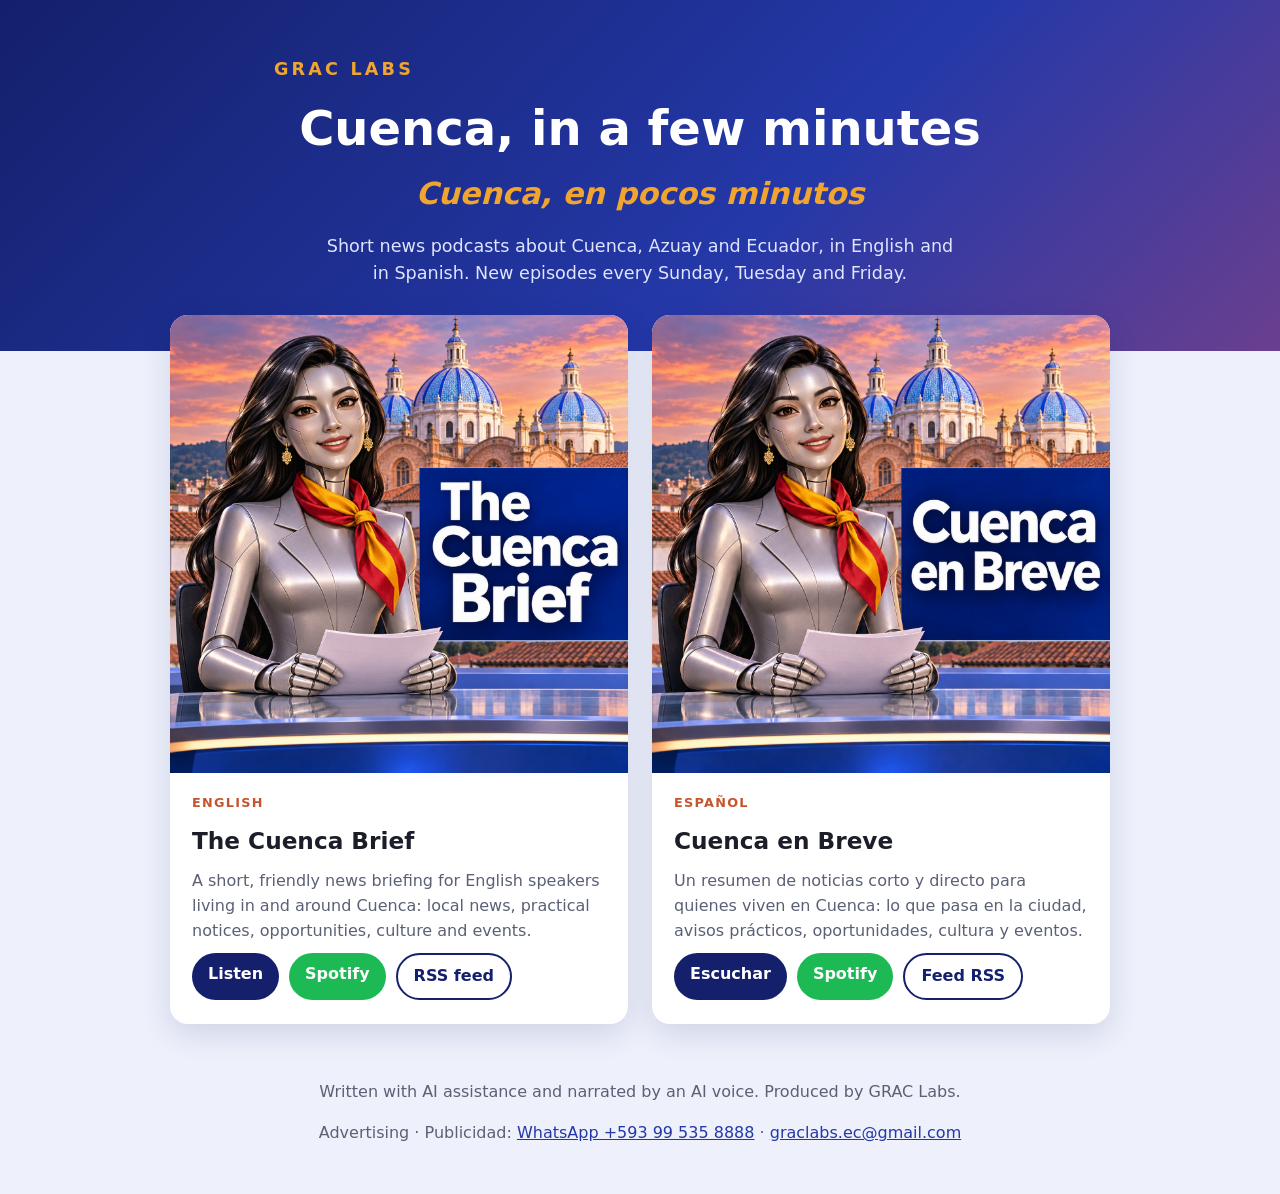
<file: index.html>
<!DOCTYPE html>
<html lang="en">
<head>
<meta charset="utf-8">
<meta name="viewport" content="width=device-width, initial-scale=1">
<title>Cuenca, in a few minutes · Cuenca, en pocos minutos · GRAC Labs</title>
<meta name="description" content="GRAC Labs produces The Cuenca Brief and Cuenca en Breve, short news podcasts about Cuenca, Azuay and Ecuador.">
<link rel="stylesheet" href="assets/style.css">
<link rel="icon" href="cuenca-brief/cover.jpg">
</head>
<body>
<section class="hero">
<p class="brand">GRAC Labs</p>
<h1>Cuenca, in a few minutes</h1>
<p class="es" lang="es">Cuenca, en pocos minutos</p>
<p>Short news podcasts about Cuenca, Azuay and Ecuador, in English and in Spanish. New episodes every Sunday, Tuesday and Friday.</p>
</section>

<section class="shows">
<article class="card">
<a href="cuenca-brief/"><img src="cuenca-brief/cover.jpg" alt="The Cuenca Brief cover art" width="1400" height="1400"></a>
<div class="body">
<span class="lang">English</span>
<h2>The Cuenca Brief</h2>
<p>A short, friendly news briefing for English speakers living in and around Cuenca: local news, practical notices, opportunities, culture and events.</p>
<div class="actions">
<a class="btn" href="cuenca-brief/">Listen</a>
<a class="btn spotify" href="https://open.spotify.com/show/4k85HHAMbFI3YRl0Lm7GF2">Spotify</a>
<a class="btn alt" href="cuenca-brief/feed.xml">RSS feed</a>
</div>
</div>
</article>

<article class="card" lang="es">
<a href="cuenca-en-breve/"><img src="cuenca-en-breve/cover.jpg" alt="Portada de Cuenca en Breve" width="1400" height="1400"></a>
<div class="body">
<span class="lang">Español</span>
<h2>Cuenca en Breve</h2>
<p>Un resumen de noticias corto y directo para quienes viven en Cuenca: lo que pasa en la ciudad, avisos prácticos, oportunidades, cultura y eventos.</p>
<div class="actions">
<a class="btn" href="cuenca-en-breve/">Escuchar</a>
<a class="btn spotify" href="https://open.spotify.com/show/3o3nURnLz0GW8mWpZXSPOW">Spotify</a>
<a class="btn alt" href="cuenca-en-breve/feed.xml">Feed RSS</a>
</div>
</div>
</article>
</section>

<section class="contact">
<p>Written with AI assistance and narrated by an AI voice. Produced by GRAC Labs.</p>
<p>Advertising · Publicidad: <a href="https://wa.me/593995358888">WhatsApp +593 99 535 8888</a> · <a href="mailto:graclabs.ec@gmail.com">graclabs.ec@gmail.com</a></p>
</section>
</body>
</html>
</file>
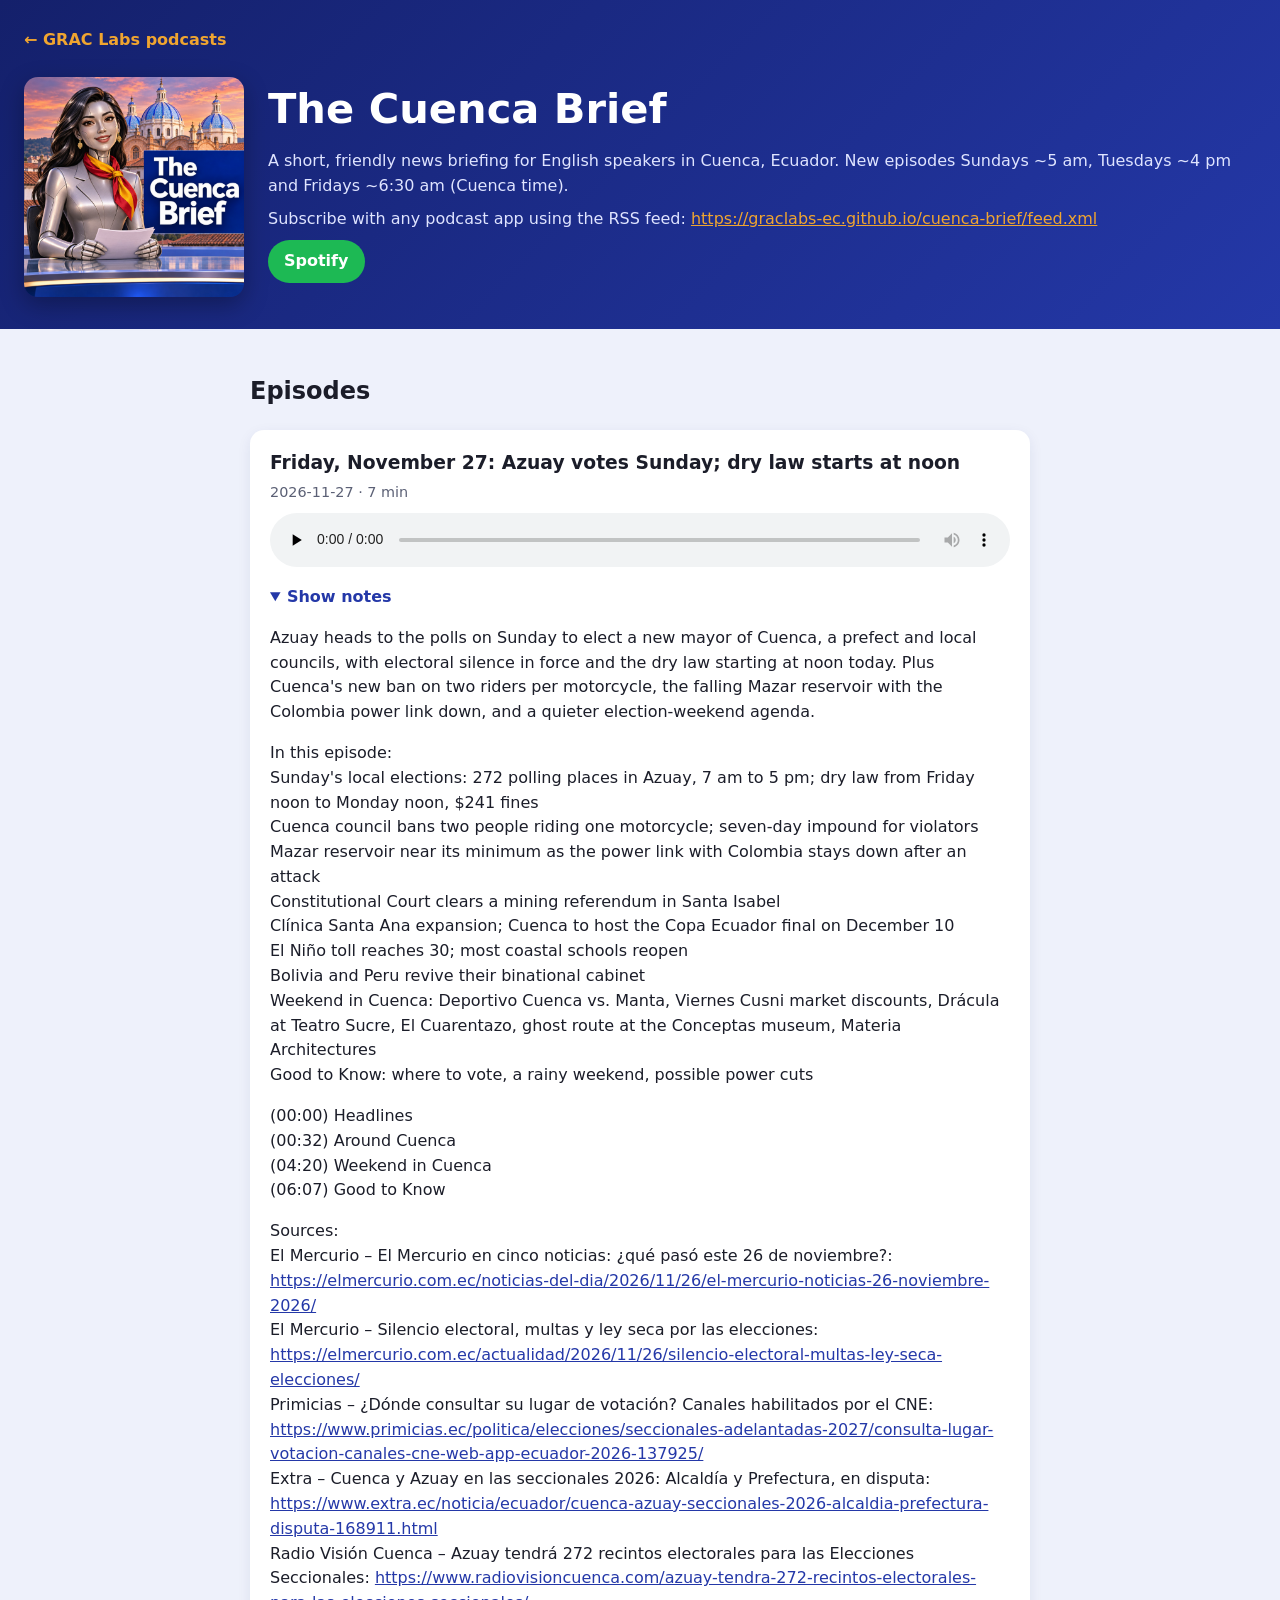
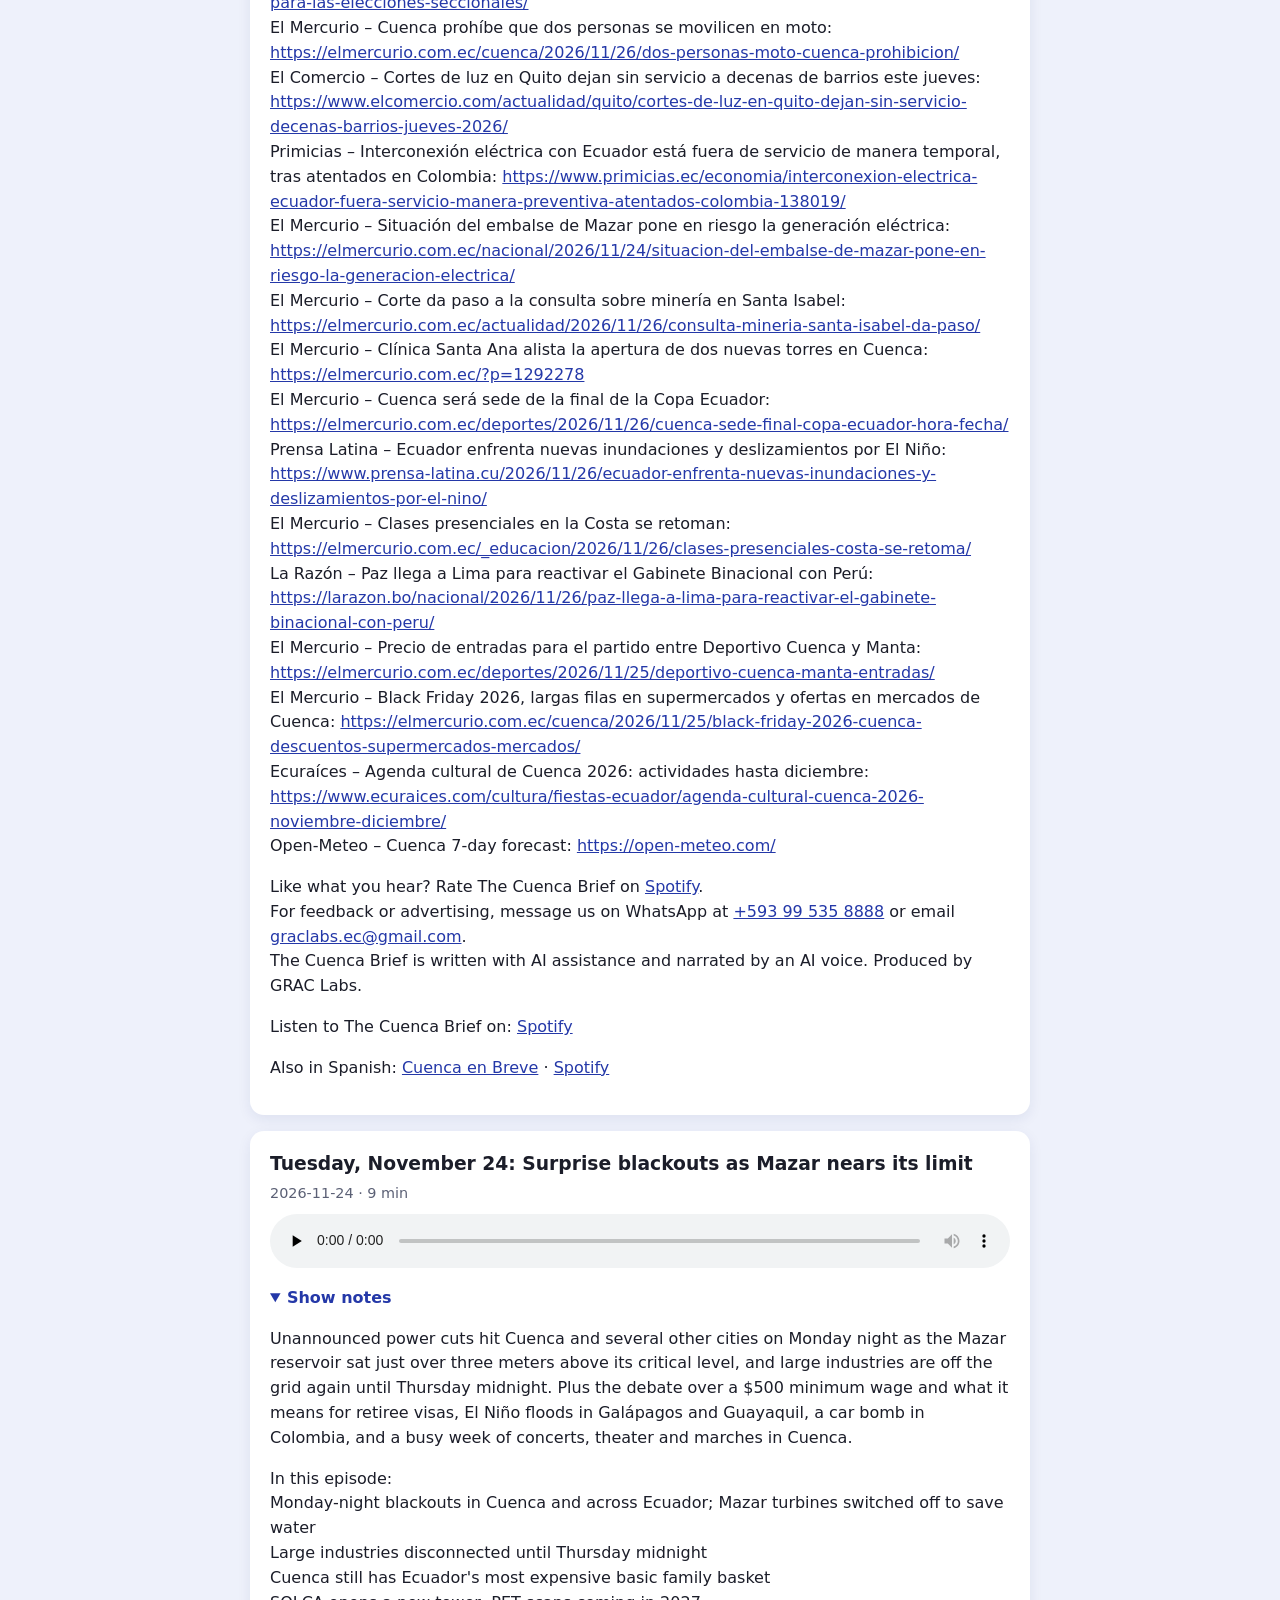
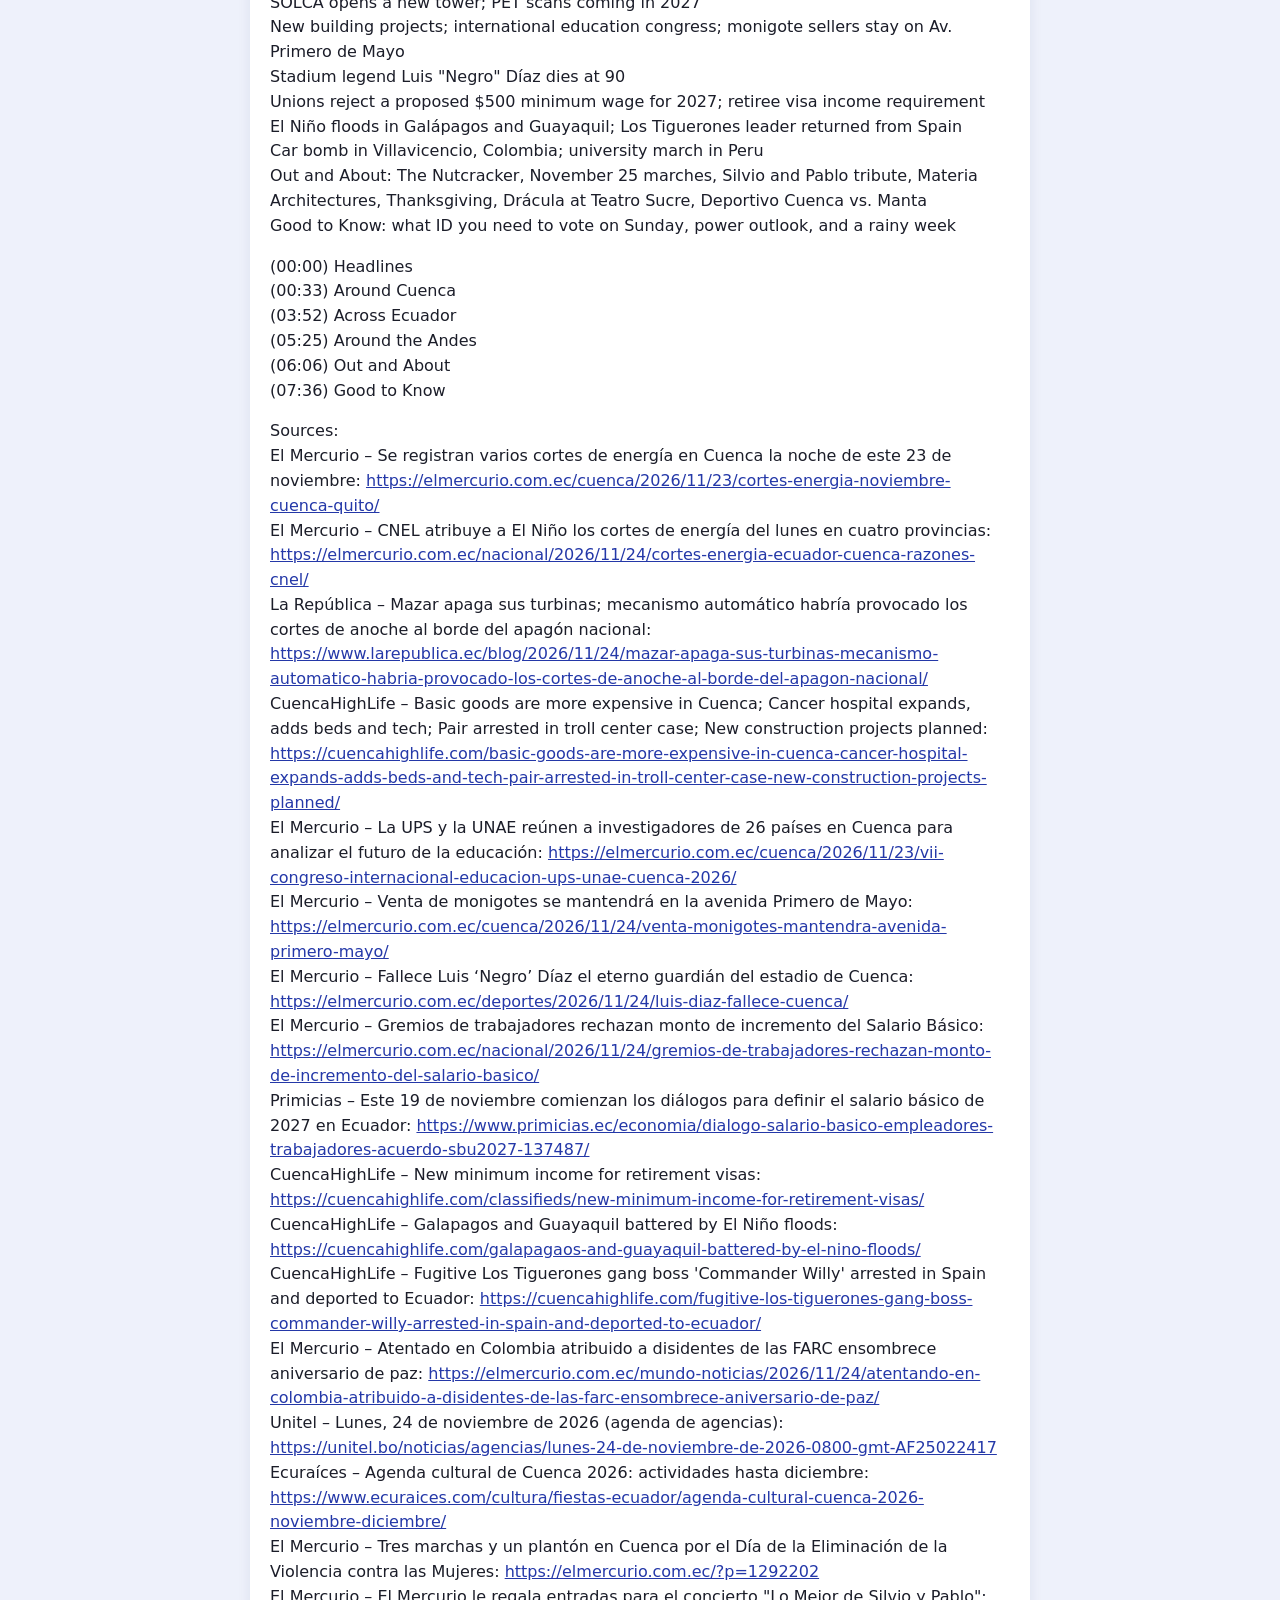
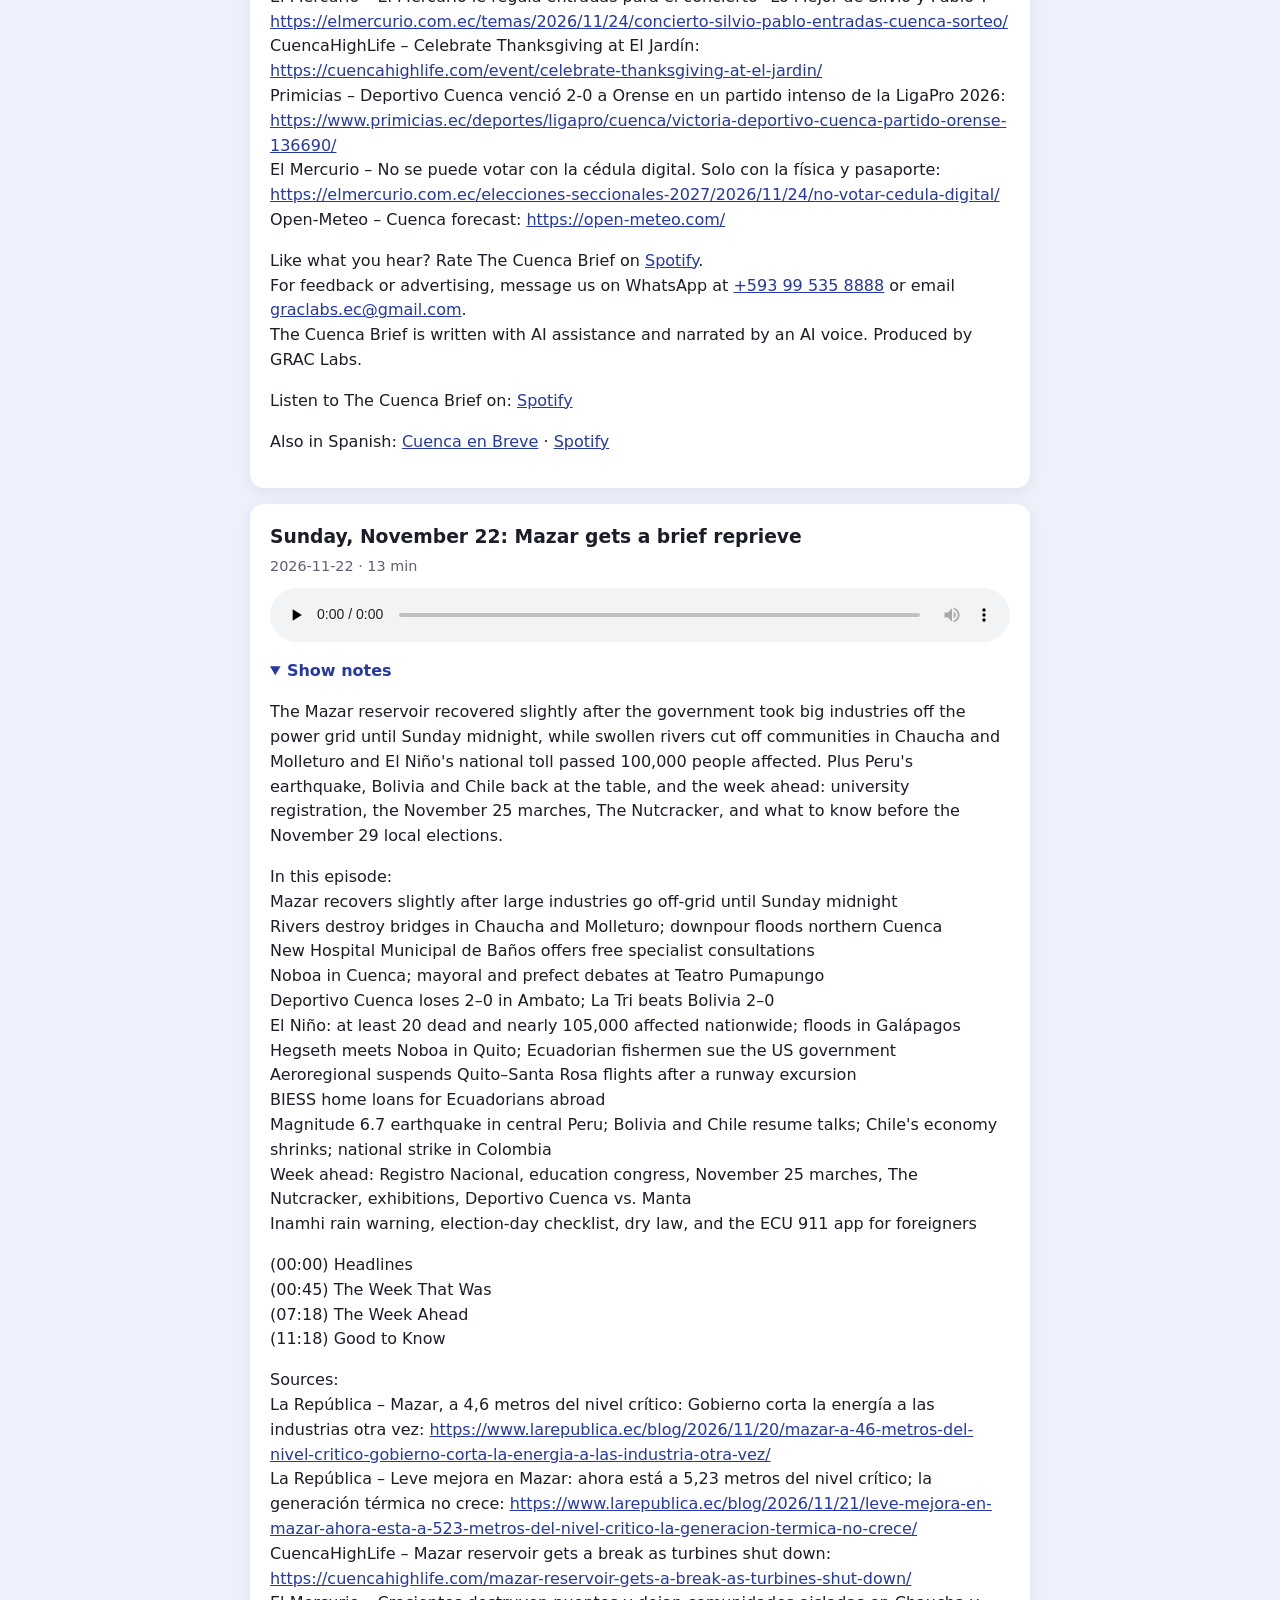
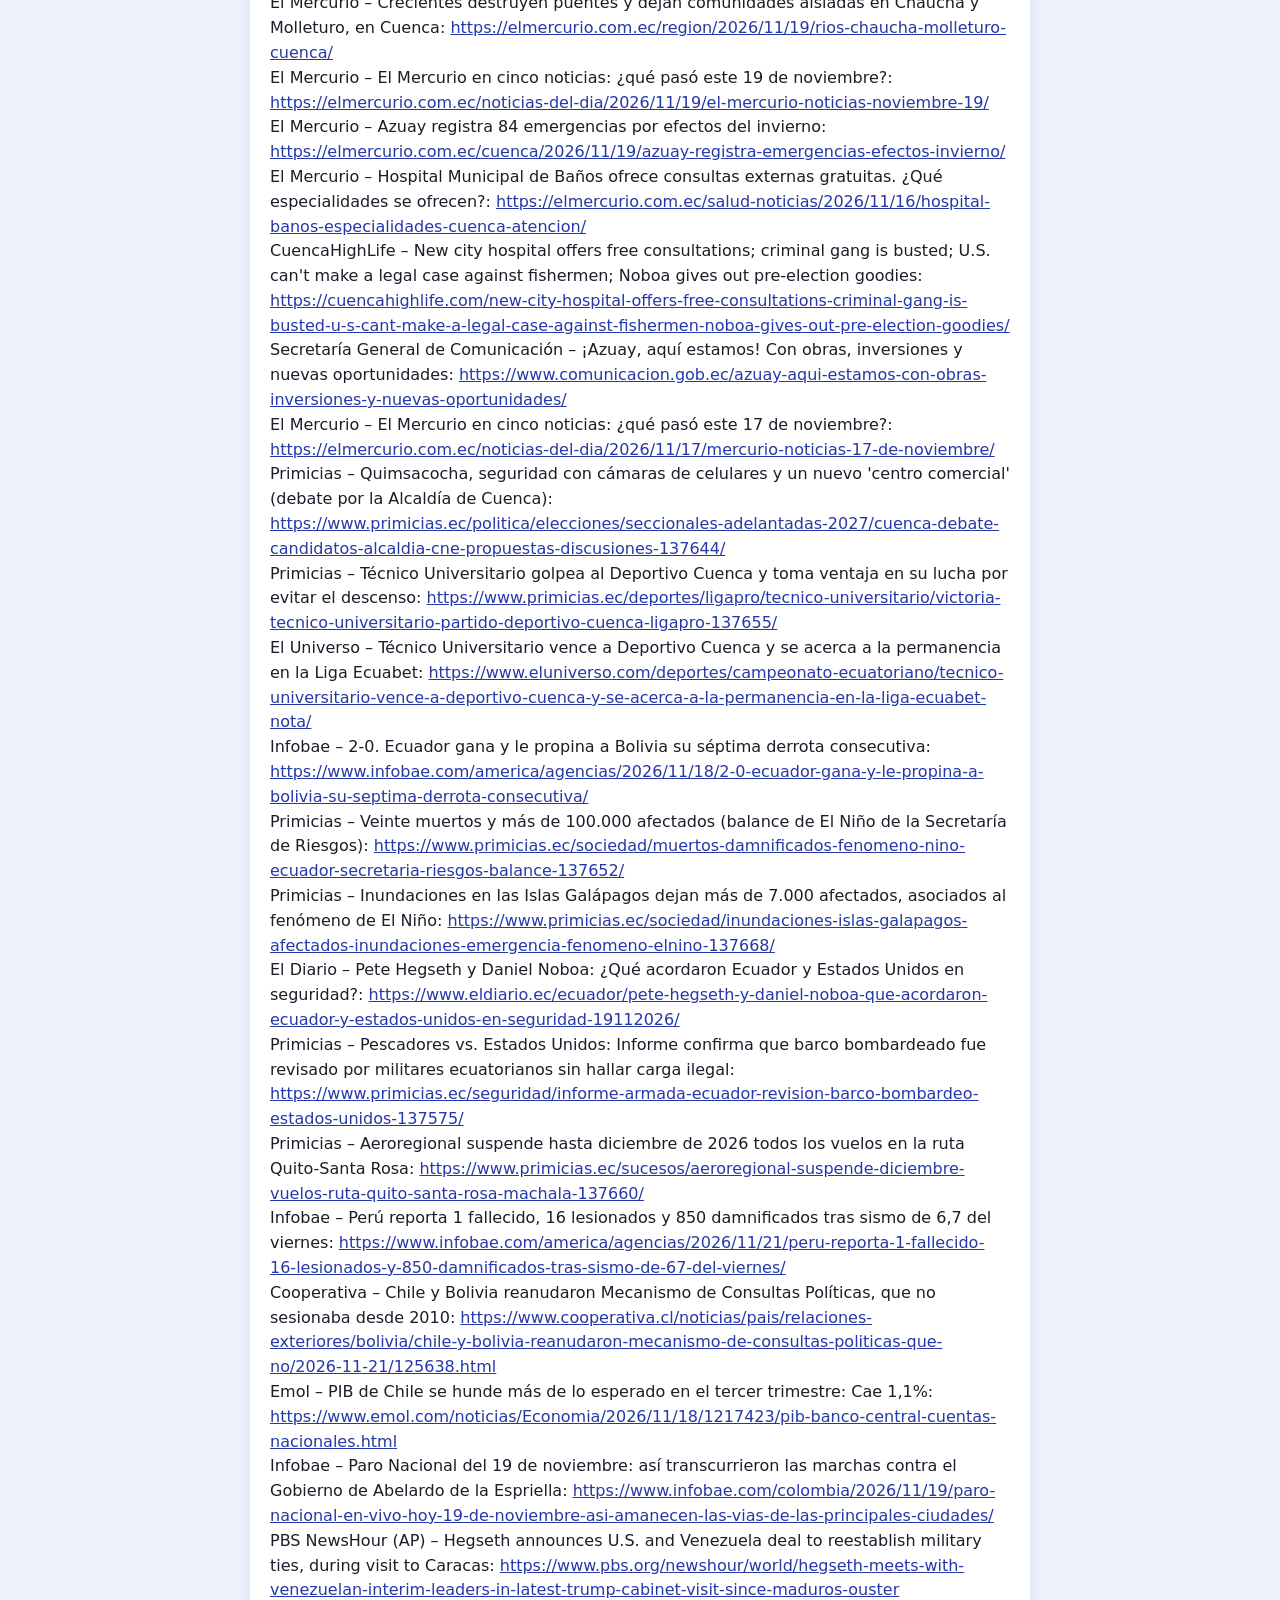
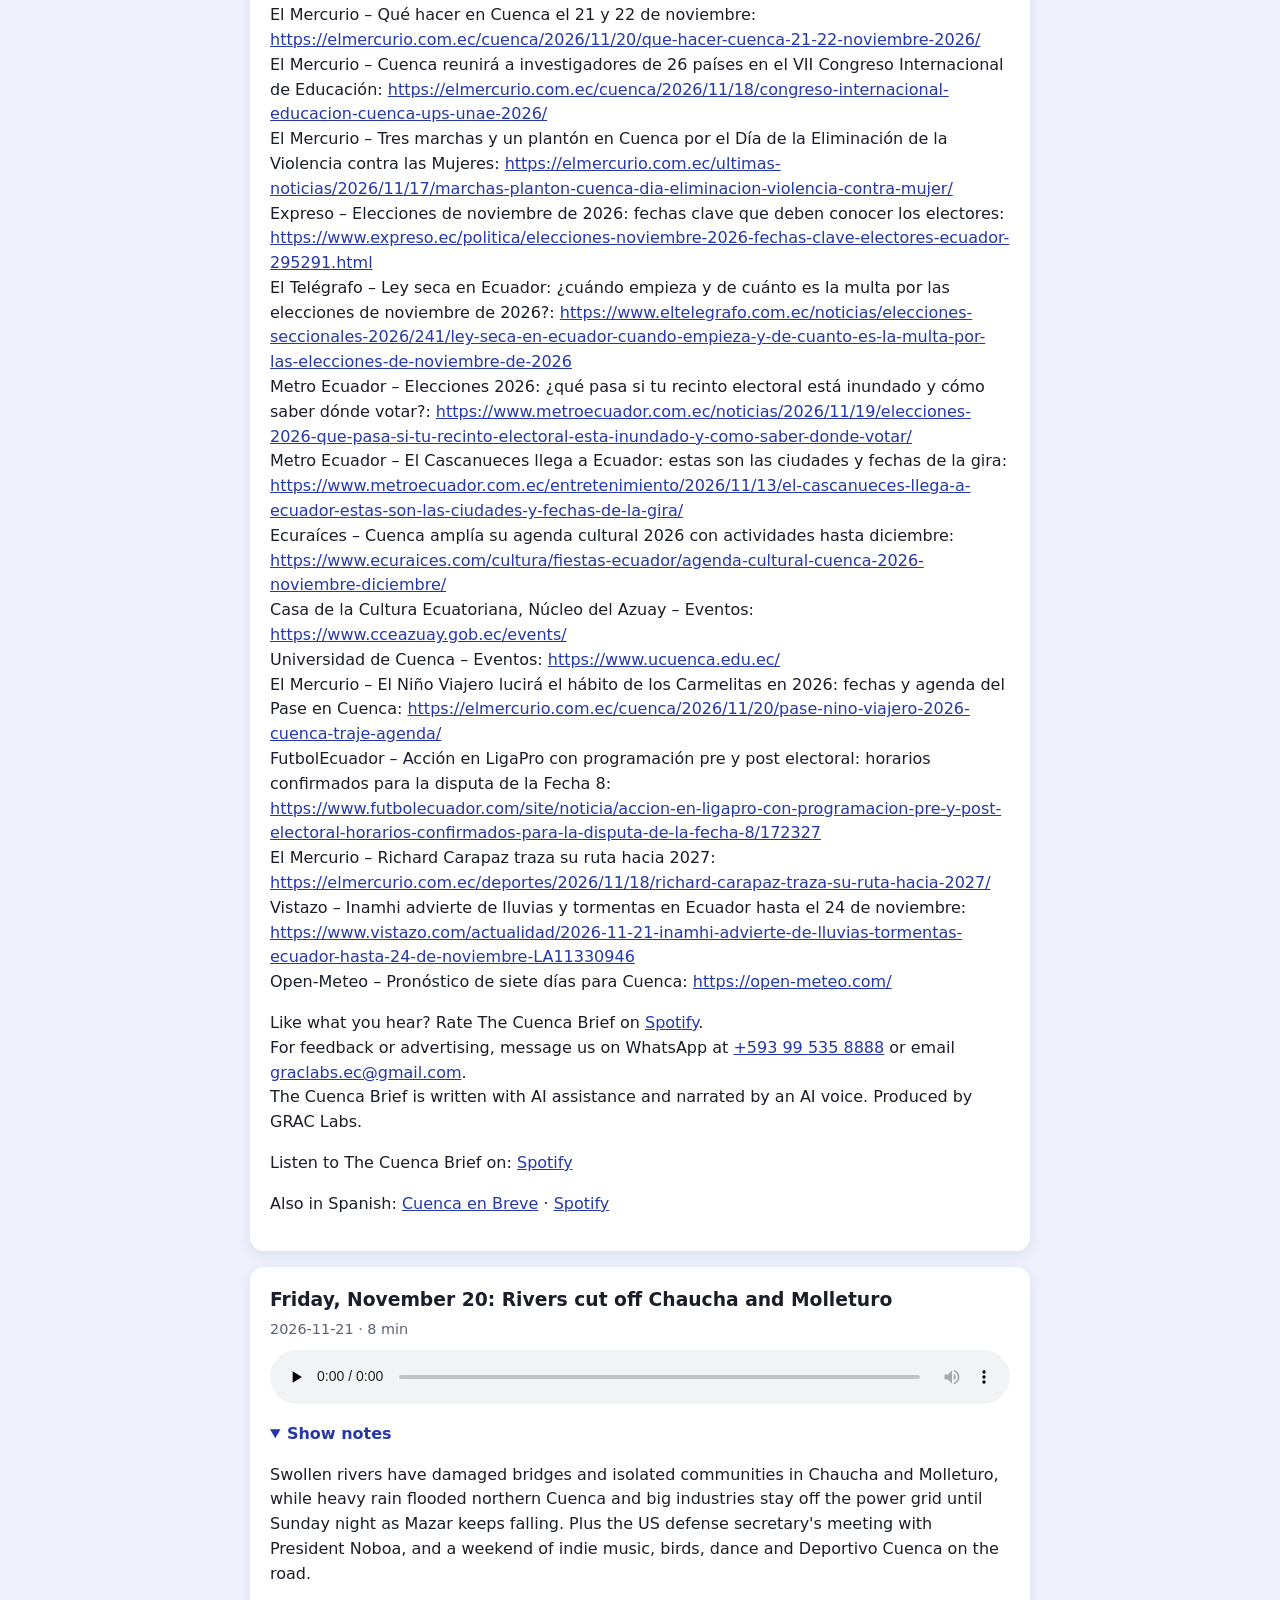
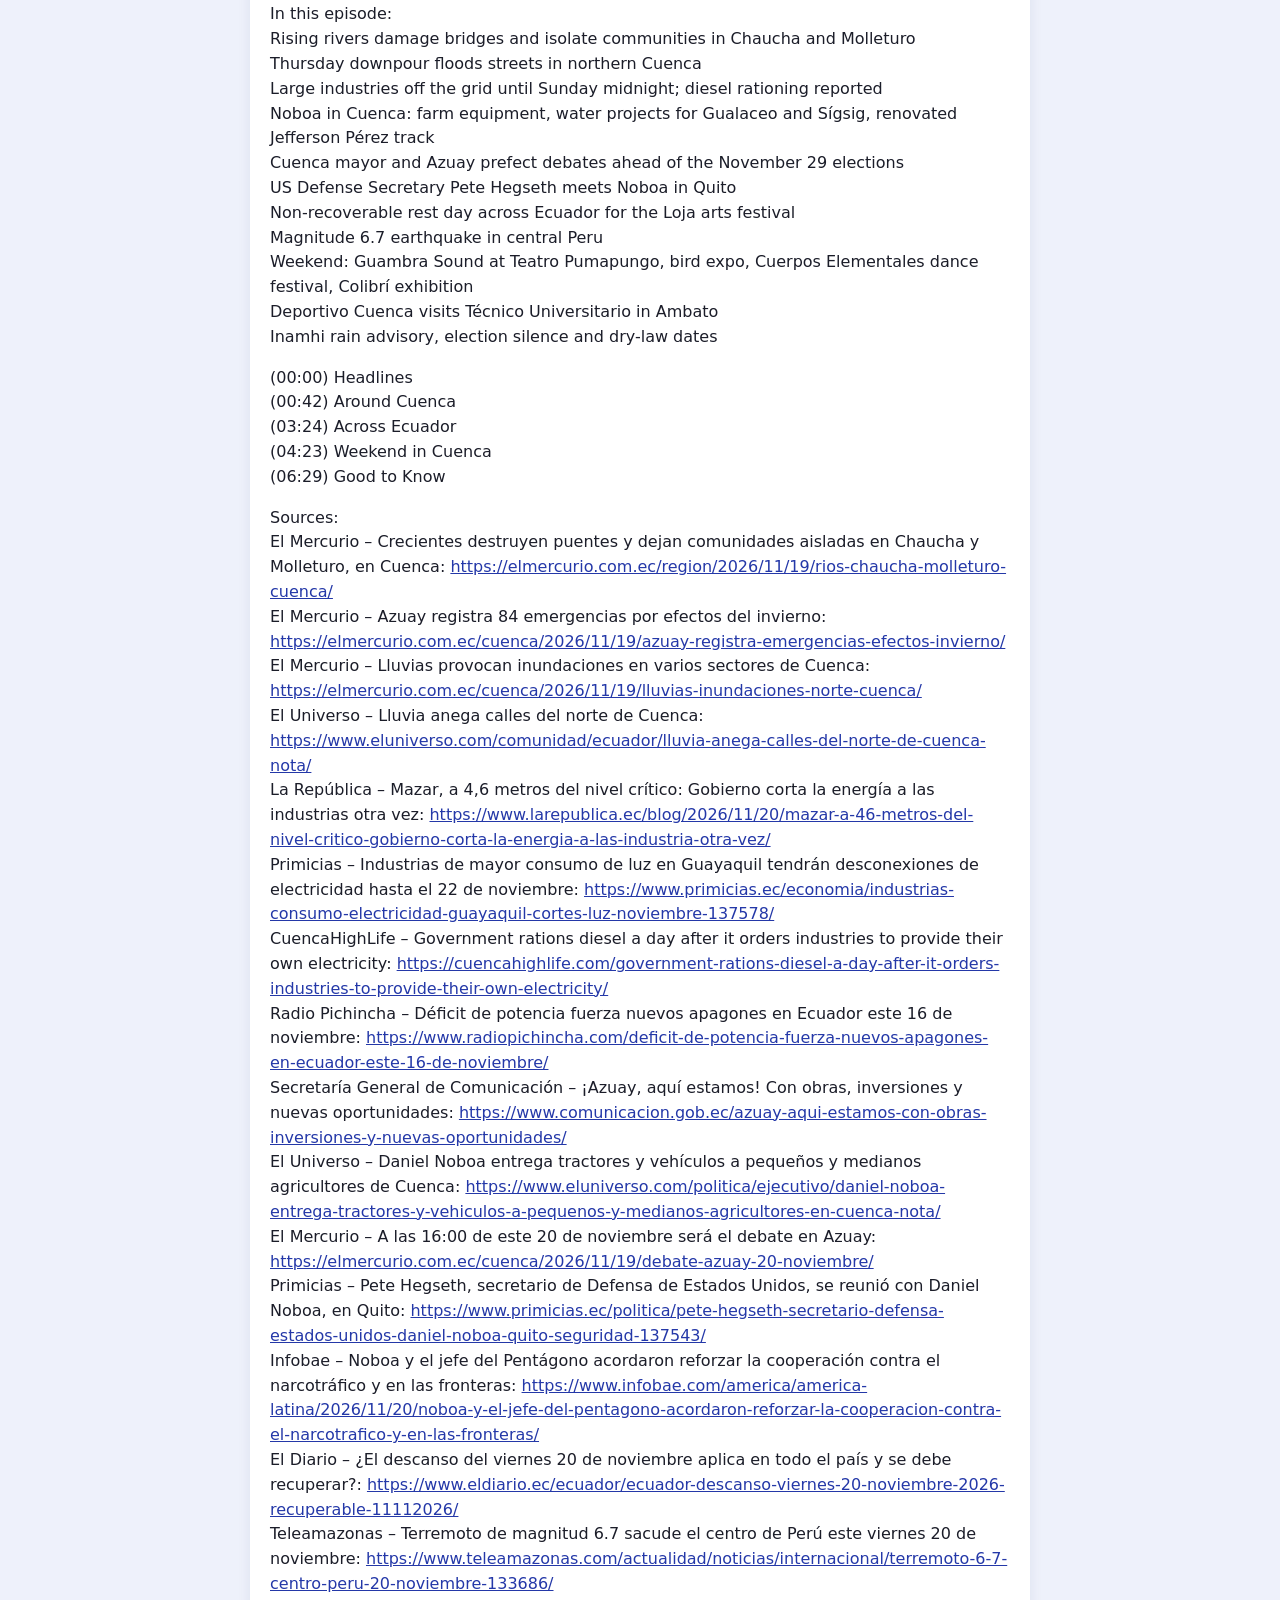
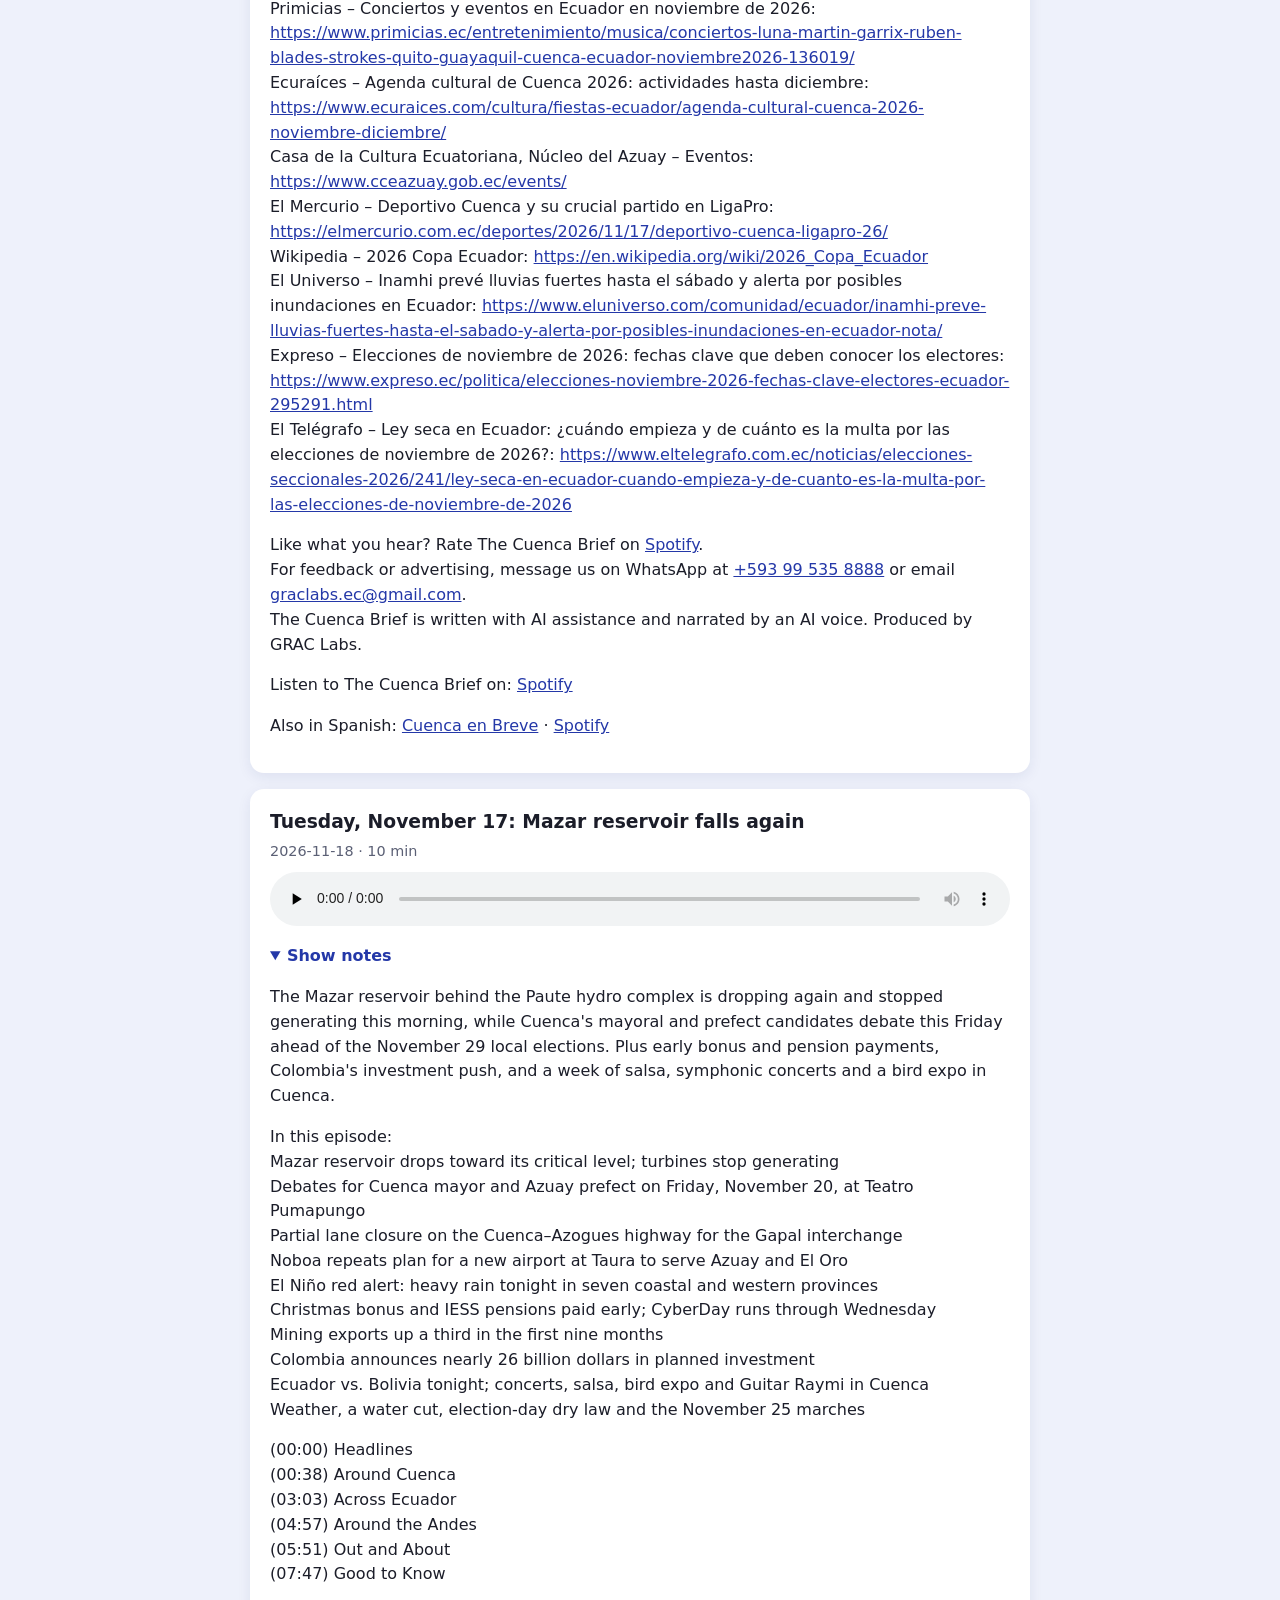
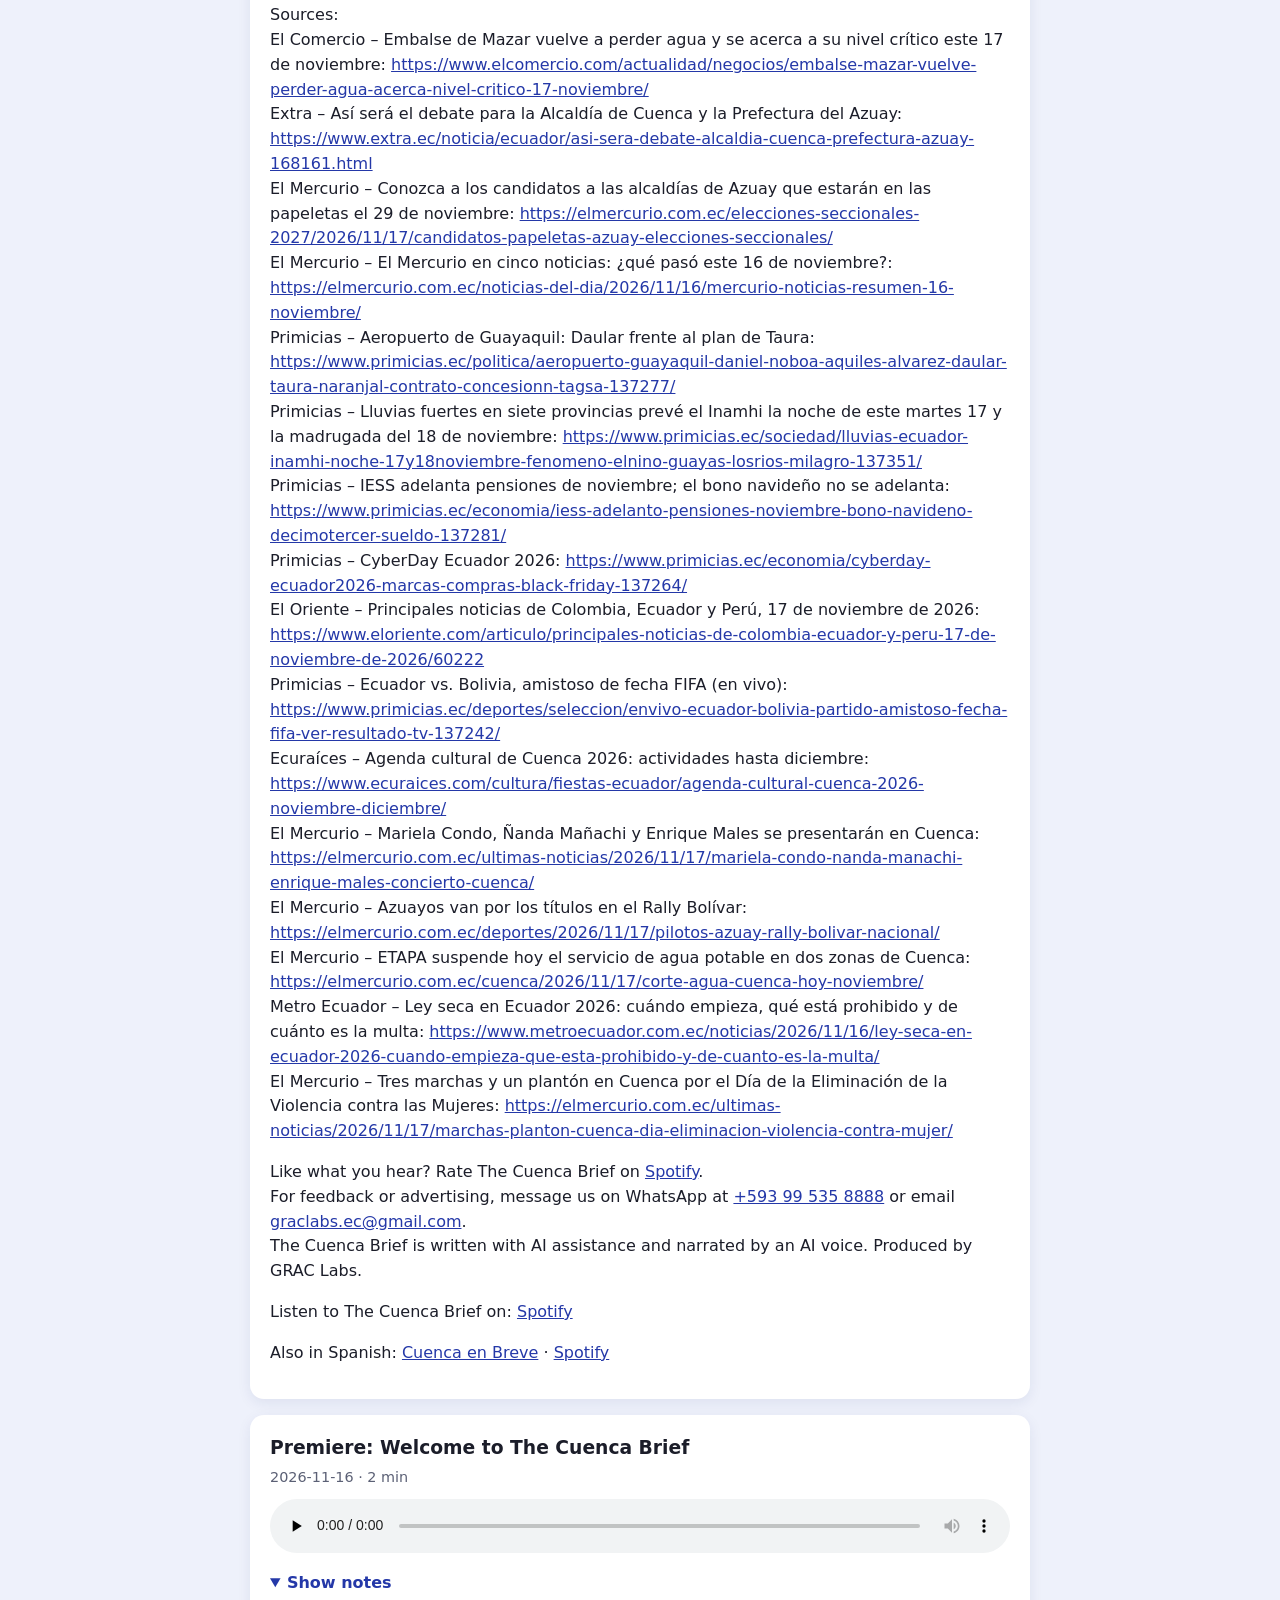
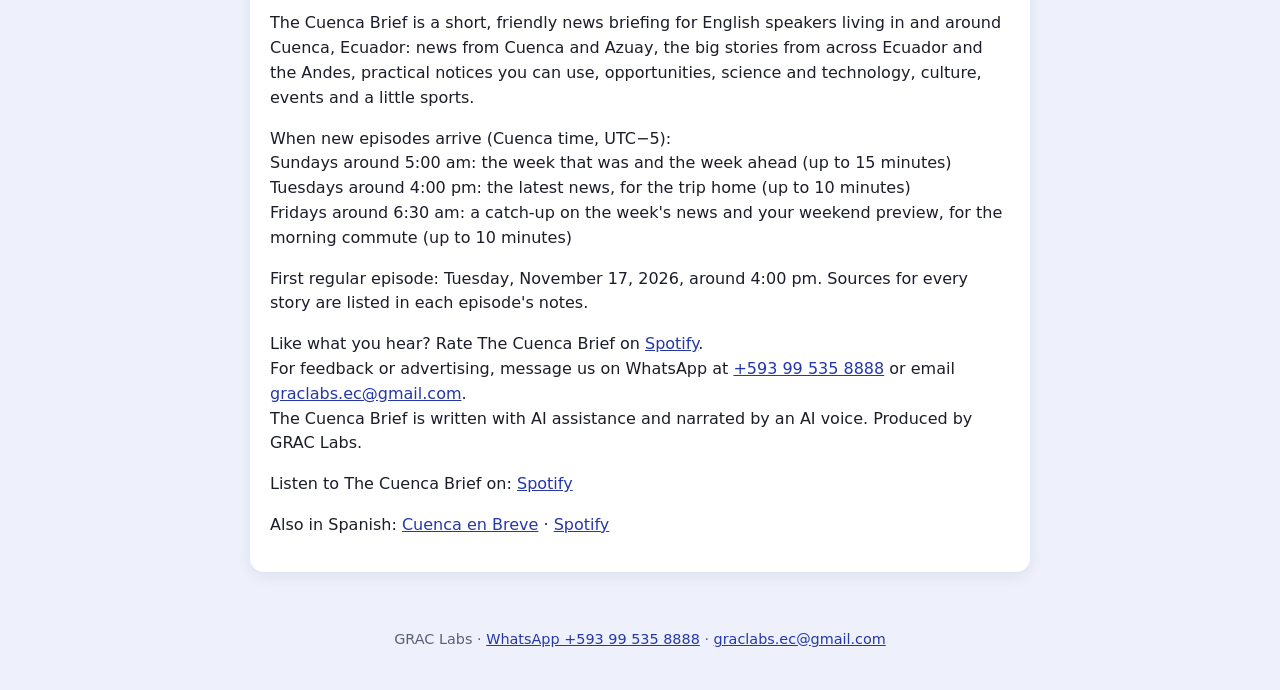
<file: cuenca-brief/index.html>
<!DOCTYPE html>
<html lang="en">
<head>
<meta charset="utf-8">
<meta name="viewport" content="width=device-width, initial-scale=1">
<title>The Cuenca Brief · GRAC Labs</title>
<meta name="description" content="A short, friendly news briefing for English speakers in Cuenca, Ecuador. New episodes Sundays ~5 am, Tuesdays ~4 pm and Fridays ~6:30 am (Cuenca time).">
<link rel="alternate" type="application/rss+xml" title="The Cuenca Brief" href="feed.xml">
<link rel="icon" href="cover.jpg">
<link rel="stylesheet" href="../assets/style.css">
</head>
<body>
<header class="show">
<a class="home" href="../">← GRAC Labs podcasts</a>
<img src="cover.jpg" alt="The Cuenca Brief" width="220" height="220">
<div>
<h1>The Cuenca Brief</h1>
<p>A short, friendly news briefing for English speakers in Cuenca, Ecuador. New episodes Sundays ~5 am, Tuesdays ~4 pm and Fridays ~6:30 am (Cuenca time).</p>
<p class="feed">Subscribe with any podcast app using the RSS feed: <a href="feed.xml">https://graclabs-ec.github.io/cuenca-brief/feed.xml</a></p>
<p class="listen"><a class="btn spotify" href="https://open.spotify.com/show/4k85HHAMbFI3YRl0Lm7GF2">Spotify</a></p>
</div>
</header>
<main>
<h2>Episodes</h2>
<article class="ep" id="cuenca-brief-2026-11-27">
<h3>Friday, November 27: Azuay votes Sunday; dry law starts at noon</h3>
<p class="meta">2026-11-27 · 7 min</p>
<audio controls preload="none" src="https://graclabs-ec.github.io/cuenca-brief/audio/cuenca-brief-2026-11-27.mp3"></audio>
<details open><summary>Show notes</summary>
<p>Azuay heads to the polls on Sunday to elect a new mayor of Cuenca, a prefect and local councils, with electoral silence in force and the dry law starting at noon today. Plus Cuenca's new ban on two riders per motorcycle, the falling Mazar reservoir with the Colombia power link down, and a quieter election-weekend agenda.</p>
<p>In this episode:<br>Sunday's local elections: 272 polling places in Azuay, 7 am to 5 pm; dry law from Friday noon to Monday noon, $241 fines<br>Cuenca council bans two people riding one motorcycle; seven-day impound for violators<br>Mazar reservoir near its minimum as the power link with Colombia stays down after an attack<br>Constitutional Court clears a mining referendum in Santa Isabel<br>Clínica Santa Ana expansion; Cuenca to host the Copa Ecuador final on December 10<br>El Niño toll reaches 30; most coastal schools reopen<br>Bolivia and Peru revive their binational cabinet<br>Weekend in Cuenca: Deportivo Cuenca vs. Manta, Viernes Cusni market discounts, Drácula at Teatro Sucre, El Cuarentazo, ghost route at the Conceptas museum, Materia Architectures<br>Good to Know: where to vote, a rainy weekend, possible power cuts</p>
<p>(00:00) Headlines<br>(00:32) Around Cuenca<br>(04:20) Weekend in Cuenca<br>(06:07) Good to Know</p>
<p>Sources:<br>El Mercurio – El Mercurio en cinco noticias: ¿qué pasó este 26 de noviembre?: <a href="https://elmercurio.com.ec/noticias-del-dia/2026/11/26/el-mercurio-noticias-26-noviembre-2026/">https://elmercurio.com.ec/noticias-del-dia/2026/11/26/el-mercurio-noticias-26-noviembre-2026/</a><br>El Mercurio – Silencio electoral, multas y ley seca por las elecciones: <a href="https://elmercurio.com.ec/actualidad/2026/11/26/silencio-electoral-multas-ley-seca-elecciones/">https://elmercurio.com.ec/actualidad/2026/11/26/silencio-electoral-multas-ley-seca-elecciones/</a><br>Primicias – ¿Dónde consultar su lugar de votación? Canales habilitados por el CNE: <a href="https://www.primicias.ec/politica/elecciones/seccionales-adelantadas-2027/consulta-lugar-votacion-canales-cne-web-app-ecuador-2026-137925/">https://www.primicias.ec/politica/elecciones/seccionales-adelantadas-2027/consulta-lugar-votacion-canales-cne-web-app-ecuador-2026-137925/</a><br>Extra – Cuenca y Azuay en las seccionales 2026: Alcaldía y Prefectura, en disputa: <a href="https://www.extra.ec/noticia/ecuador/cuenca-azuay-seccionales-2026-alcaldia-prefectura-disputa-168911.html">https://www.extra.ec/noticia/ecuador/cuenca-azuay-seccionales-2026-alcaldia-prefectura-disputa-168911.html</a><br>Radio Visión Cuenca – Azuay tendrá 272 recintos electorales para las Elecciones Seccionales: <a href="https://www.radiovisioncuenca.com/azuay-tendra-272-recintos-electorales-para-las-elecciones-seccionales/">https://www.radiovisioncuenca.com/azuay-tendra-272-recintos-electorales-para-las-elecciones-seccionales/</a><br>El Mercurio – Cuenca prohíbe que dos personas se movilicen en moto: <a href="https://elmercurio.com.ec/cuenca/2026/11/26/dos-personas-moto-cuenca-prohibicion/">https://elmercurio.com.ec/cuenca/2026/11/26/dos-personas-moto-cuenca-prohibicion/</a><br>El Comercio – Cortes de luz en Quito dejan sin servicio a decenas de barrios este jueves: <a href="https://www.elcomercio.com/actualidad/quito/cortes-de-luz-en-quito-dejan-sin-servicio-decenas-barrios-jueves-2026/">https://www.elcomercio.com/actualidad/quito/cortes-de-luz-en-quito-dejan-sin-servicio-decenas-barrios-jueves-2026/</a><br>Primicias – Interconexión eléctrica con Ecuador está fuera de servicio de manera temporal, tras atentados en Colombia: <a href="https://www.primicias.ec/economia/interconexion-electrica-ecuador-fuera-servicio-manera-preventiva-atentados-colombia-138019/">https://www.primicias.ec/economia/interconexion-electrica-ecuador-fuera-servicio-manera-preventiva-atentados-colombia-138019/</a><br>El Mercurio – Situación del embalse de Mazar pone en riesgo la generación eléctrica: <a href="https://elmercurio.com.ec/nacional/2026/11/24/situacion-del-embalse-de-mazar-pone-en-riesgo-la-generacion-electrica/">https://elmercurio.com.ec/nacional/2026/11/24/situacion-del-embalse-de-mazar-pone-en-riesgo-la-generacion-electrica/</a><br>El Mercurio – Corte da paso a la consulta sobre minería en Santa Isabel: <a href="https://elmercurio.com.ec/actualidad/2026/11/26/consulta-mineria-santa-isabel-da-paso/">https://elmercurio.com.ec/actualidad/2026/11/26/consulta-mineria-santa-isabel-da-paso/</a><br>El Mercurio – Clínica Santa Ana alista la apertura de dos nuevas torres en Cuenca: <a href="https://elmercurio.com.ec/?p=1292278">https://elmercurio.com.ec/?p=1292278</a><br>El Mercurio – Cuenca será sede de la final de la Copa Ecuador: <a href="https://elmercurio.com.ec/deportes/2026/11/26/cuenca-sede-final-copa-ecuador-hora-fecha/">https://elmercurio.com.ec/deportes/2026/11/26/cuenca-sede-final-copa-ecuador-hora-fecha/</a><br>Prensa Latina – Ecuador enfrenta nuevas inundaciones y deslizamientos por El Niño: <a href="https://www.prensa-latina.cu/2026/11/26/ecuador-enfrenta-nuevas-inundaciones-y-deslizamientos-por-el-nino/">https://www.prensa-latina.cu/2026/11/26/ecuador-enfrenta-nuevas-inundaciones-y-deslizamientos-por-el-nino/</a><br>El Mercurio – Clases presenciales en la Costa se retoman: <a href="https://elmercurio.com.ec/_educacion/2026/11/26/clases-presenciales-costa-se-retoma/">https://elmercurio.com.ec/_educacion/2026/11/26/clases-presenciales-costa-se-retoma/</a><br>La Razón – Paz llega a Lima para reactivar el Gabinete Binacional con Perú: <a href="https://larazon.bo/nacional/2026/11/26/paz-llega-a-lima-para-reactivar-el-gabinete-binacional-con-peru/">https://larazon.bo/nacional/2026/11/26/paz-llega-a-lima-para-reactivar-el-gabinete-binacional-con-peru/</a><br>El Mercurio – Precio de entradas para el partido entre Deportivo Cuenca y Manta: <a href="https://elmercurio.com.ec/deportes/2026/11/25/deportivo-cuenca-manta-entradas/">https://elmercurio.com.ec/deportes/2026/11/25/deportivo-cuenca-manta-entradas/</a><br>El Mercurio – Black Friday 2026, largas filas en supermercados y ofertas en mercados de Cuenca: <a href="https://elmercurio.com.ec/cuenca/2026/11/25/black-friday-2026-cuenca-descuentos-supermercados-mercados/">https://elmercurio.com.ec/cuenca/2026/11/25/black-friday-2026-cuenca-descuentos-supermercados-mercados/</a><br>Ecuraíces – Agenda cultural de Cuenca 2026: actividades hasta diciembre: <a href="https://www.ecuraices.com/cultura/fiestas-ecuador/agenda-cultural-cuenca-2026-noviembre-diciembre/">https://www.ecuraices.com/cultura/fiestas-ecuador/agenda-cultural-cuenca-2026-noviembre-diciembre/</a><br>Open-Meteo – Cuenca 7-day forecast: <a href="https://open-meteo.com/">https://open-meteo.com/</a></p>
<p>Like what you hear? Rate The Cuenca Brief on <a href="https://open.spotify.com/show/4k85HHAMbFI3YRl0Lm7GF2">Spotify</a>.<br>For feedback or advertising, message us on WhatsApp at <a href="https://wa.me/593995358888">+593 99 535 8888</a> or email <a href="mailto:graclabs.ec@gmail.com">graclabs.ec@gmail.com</a>.<br>The Cuenca Brief is written with AI assistance and narrated by an AI voice. Produced by GRAC Labs.</p>
<p>Listen to The Cuenca Brief on: <a href="https://open.spotify.com/show/4k85HHAMbFI3YRl0Lm7GF2">Spotify</a></p><p>Also in Spanish: <a href="https://graclabs-ec.github.io/cuenca-en-breve/#cuenca-en-breve-2026-11-27">Cuenca en Breve</a> · <a href="https://open.spotify.com/show/3o3nURnLz0GW8mWpZXSPOW">Spotify</a></p>
</details>
</article>
<article class="ep" id="cuenca-brief-2026-11-24">
<h3>Tuesday, November 24: Surprise blackouts as Mazar nears its limit</h3>
<p class="meta">2026-11-24 · 9 min</p>
<audio controls preload="none" src="https://graclabs-ec.github.io/cuenca-brief/audio/cuenca-brief-2026-11-24.mp3"></audio>
<details open><summary>Show notes</summary>
<p>Unannounced power cuts hit Cuenca and several other cities on Monday night as the Mazar reservoir sat just over three meters above its critical level, and large industries are off the grid again until Thursday midnight. Plus the debate over a $500 minimum wage and what it means for retiree visas, El Niño floods in Galápagos and Guayaquil, a car bomb in Colombia, and a busy week of concerts, theater and marches in Cuenca.</p>
<p>In this episode:<br>Monday-night blackouts in Cuenca and across Ecuador; Mazar turbines switched off to save water<br>Large industries disconnected until Thursday midnight<br>Cuenca still has Ecuador's most expensive basic family basket<br>SOLCA opens a new tower; PET scans coming in 2027<br>New building projects; international education congress; monigote sellers stay on Av. Primero de Mayo<br>Stadium legend Luis "Negro" Díaz dies at 90<br>Unions reject a proposed $500 minimum wage for 2027; retiree visa income requirement<br>El Niño floods in Galápagos and Guayaquil; Los Tiguerones leader returned from Spain<br>Car bomb in Villavicencio, Colombia; university march in Peru<br>Out and About: The Nutcracker, November 25 marches, Silvio and Pablo tribute, Materia Architectures, Thanksgiving, Drácula at Teatro Sucre, Deportivo Cuenca vs. Manta<br>Good to Know: what ID you need to vote on Sunday, power outlook, and a rainy week</p>
<p>(00:00) Headlines<br>(00:33) Around Cuenca<br>(03:52) Across Ecuador<br>(05:25) Around the Andes<br>(06:06) Out and About<br>(07:36) Good to Know</p>
<p>Sources:<br>El Mercurio – Se registran varios cortes de energía en Cuenca la noche de este 23 de noviembre: <a href="https://elmercurio.com.ec/cuenca/2026/11/23/cortes-energia-noviembre-cuenca-quito/">https://elmercurio.com.ec/cuenca/2026/11/23/cortes-energia-noviembre-cuenca-quito/</a><br>El Mercurio – CNEL atribuye a El Niño los cortes de energía del lunes en cuatro provincias: <a href="https://elmercurio.com.ec/nacional/2026/11/24/cortes-energia-ecuador-cuenca-razones-cnel/">https://elmercurio.com.ec/nacional/2026/11/24/cortes-energia-ecuador-cuenca-razones-cnel/</a><br>La República – Mazar apaga sus turbinas; mecanismo automático habría provocado los cortes de anoche al borde del apagón nacional: <a href="https://www.larepublica.ec/blog/2026/11/24/mazar-apaga-sus-turbinas-mecanismo-automatico-habria-provocado-los-cortes-de-anoche-al-borde-del-apagon-nacional/">https://www.larepublica.ec/blog/2026/11/24/mazar-apaga-sus-turbinas-mecanismo-automatico-habria-provocado-los-cortes-de-anoche-al-borde-del-apagon-nacional/</a><br>CuencaHighLife – Basic goods are more expensive in Cuenca; Cancer hospital expands, adds beds and tech; Pair arrested in troll center case; New construction projects planned: <a href="https://cuencahighlife.com/basic-goods-are-more-expensive-in-cuenca-cancer-hospital-expands-adds-beds-and-tech-pair-arrested-in-troll-center-case-new-construction-projects-planned/">https://cuencahighlife.com/basic-goods-are-more-expensive-in-cuenca-cancer-hospital-expands-adds-beds-and-tech-pair-arrested-in-troll-center-case-new-construction-projects-planned/</a><br>El Mercurio – La UPS y la UNAE reúnen a investigadores de 26 países en Cuenca para analizar el futuro de la educación: <a href="https://elmercurio.com.ec/cuenca/2026/11/23/vii-congreso-internacional-educacion-ups-unae-cuenca-2026/">https://elmercurio.com.ec/cuenca/2026/11/23/vii-congreso-internacional-educacion-ups-unae-cuenca-2026/</a><br>El Mercurio – Venta de monigotes se mantendrá en la avenida Primero de Mayo: <a href="https://elmercurio.com.ec/cuenca/2026/11/24/venta-monigotes-mantendra-avenida-primero-mayo/">https://elmercurio.com.ec/cuenca/2026/11/24/venta-monigotes-mantendra-avenida-primero-mayo/</a><br>El Mercurio – Fallece Luis ‘Negro’ Díaz el eterno guardián del estadio de Cuenca: <a href="https://elmercurio.com.ec/deportes/2026/11/24/luis-diaz-fallece-cuenca/">https://elmercurio.com.ec/deportes/2026/11/24/luis-diaz-fallece-cuenca/</a><br>El Mercurio – Gremios de trabajadores rechazan monto de incremento del Salario Básico: <a href="https://elmercurio.com.ec/nacional/2026/11/24/gremios-de-trabajadores-rechazan-monto-de-incremento-del-salario-basico/">https://elmercurio.com.ec/nacional/2026/11/24/gremios-de-trabajadores-rechazan-monto-de-incremento-del-salario-basico/</a><br>Primicias – Este 19 de noviembre comienzan los diálogos para definir el salario básico de 2027 en Ecuador: <a href="https://www.primicias.ec/economia/dialogo-salario-basico-empleadores-trabajadores-acuerdo-sbu2027-137487/">https://www.primicias.ec/economia/dialogo-salario-basico-empleadores-trabajadores-acuerdo-sbu2027-137487/</a><br>CuencaHighLife – New minimum income for retirement visas: <a href="https://cuencahighlife.com/classifieds/new-minimum-income-for-retirement-visas/">https://cuencahighlife.com/classifieds/new-minimum-income-for-retirement-visas/</a><br>CuencaHighLife – Galapagos and Guayaquil battered by El Niño floods: <a href="https://cuencahighlife.com/galapagaos-and-guayaquil-battered-by-el-nino-floods/">https://cuencahighlife.com/galapagaos-and-guayaquil-battered-by-el-nino-floods/</a><br>CuencaHighLife – Fugitive Los Tiguerones gang boss 'Commander Willy' arrested in Spain and deported to Ecuador: <a href="https://cuencahighlife.com/fugitive-los-tiguerones-gang-boss-commander-willy-arrested-in-spain-and-deported-to-ecuador/">https://cuencahighlife.com/fugitive-los-tiguerones-gang-boss-commander-willy-arrested-in-spain-and-deported-to-ecuador/</a><br>El Mercurio – Atentado en Colombia atribuido a disidentes de las FARC ensombrece aniversario de paz: <a href="https://elmercurio.com.ec/mundo-noticias/2026/11/24/atentando-en-colombia-atribuido-a-disidentes-de-las-farc-ensombrece-aniversario-de-paz/">https://elmercurio.com.ec/mundo-noticias/2026/11/24/atentando-en-colombia-atribuido-a-disidentes-de-las-farc-ensombrece-aniversario-de-paz/</a><br>Unitel – Lunes, 24 de noviembre de 2026 (agenda de agencias): <a href="https://unitel.bo/noticias/agencias/lunes-24-de-noviembre-de-2026-0800-gmt-AF25022417">https://unitel.bo/noticias/agencias/lunes-24-de-noviembre-de-2026-0800-gmt-AF25022417</a><br>Ecuraíces – Agenda cultural de Cuenca 2026: actividades hasta diciembre: <a href="https://www.ecuraices.com/cultura/fiestas-ecuador/agenda-cultural-cuenca-2026-noviembre-diciembre/">https://www.ecuraices.com/cultura/fiestas-ecuador/agenda-cultural-cuenca-2026-noviembre-diciembre/</a><br>El Mercurio – Tres marchas y un plantón en Cuenca por el Día de la Eliminación de la Violencia contra las Mujeres: <a href="https://elmercurio.com.ec/?p=1292202">https://elmercurio.com.ec/?p=1292202</a><br>El Mercurio – El Mercurio le regala entradas para el concierto "Lo Mejor de Silvio y Pablo": <a href="https://elmercurio.com.ec/temas/2026/11/24/concierto-silvio-pablo-entradas-cuenca-sorteo/">https://elmercurio.com.ec/temas/2026/11/24/concierto-silvio-pablo-entradas-cuenca-sorteo/</a><br>CuencaHighLife – Celebrate Thanksgiving at El Jardín: <a href="https://cuencahighlife.com/event/celebrate-thanksgiving-at-el-jardin/">https://cuencahighlife.com/event/celebrate-thanksgiving-at-el-jardin/</a><br>Primicias – Deportivo Cuenca venció 2-0 a Orense en un partido intenso de la LigaPro 2026: <a href="https://www.primicias.ec/deportes/ligapro/cuenca/victoria-deportivo-cuenca-partido-orense-136690/">https://www.primicias.ec/deportes/ligapro/cuenca/victoria-deportivo-cuenca-partido-orense-136690/</a><br>El Mercurio – No se puede votar con la cédula digital. Solo con la física y pasaporte: <a href="https://elmercurio.com.ec/elecciones-seccionales-2027/2026/11/24/no-votar-cedula-digital/">https://elmercurio.com.ec/elecciones-seccionales-2027/2026/11/24/no-votar-cedula-digital/</a><br>Open-Meteo – Cuenca forecast: <a href="https://open-meteo.com/">https://open-meteo.com/</a></p>
<p>Like what you hear? Rate The Cuenca Brief on <a href="https://open.spotify.com/show/4k85HHAMbFI3YRl0Lm7GF2">Spotify</a>.<br>For feedback or advertising, message us on WhatsApp at <a href="https://wa.me/593995358888">+593 99 535 8888</a> or email <a href="mailto:graclabs.ec@gmail.com">graclabs.ec@gmail.com</a>.<br>The Cuenca Brief is written with AI assistance and narrated by an AI voice. Produced by GRAC Labs.</p>
<p>Listen to The Cuenca Brief on: <a href="https://open.spotify.com/show/4k85HHAMbFI3YRl0Lm7GF2">Spotify</a></p><p>Also in Spanish: <a href="https://graclabs-ec.github.io/cuenca-en-breve/#cuenca-en-breve-2026-11-24">Cuenca en Breve</a> · <a href="https://open.spotify.com/show/3o3nURnLz0GW8mWpZXSPOW">Spotify</a></p>
</details>
</article>
<article class="ep" id="cuenca-brief-2026-11-22">
<h3>Sunday, November 22: Mazar gets a brief reprieve</h3>
<p class="meta">2026-11-22 · 13 min</p>
<audio controls preload="none" src="https://graclabs-ec.github.io/cuenca-brief/audio/cuenca-brief-2026-11-22.mp3"></audio>
<details open><summary>Show notes</summary>
<p>The Mazar reservoir recovered slightly after the government took big industries off the power grid until Sunday midnight, while swollen rivers cut off communities in Chaucha and Molleturo and El Niño's national toll passed 100,000 people affected. Plus Peru's earthquake, Bolivia and Chile back at the table, and the week ahead: university registration, the November 25 marches, The Nutcracker, and what to know before the November 29 local elections.</p>
<p>In this episode:<br>Mazar recovers slightly after large industries go off-grid until Sunday midnight<br>Rivers destroy bridges in Chaucha and Molleturo; downpour floods northern Cuenca<br>New Hospital Municipal de Baños offers free specialist consultations<br>Noboa in Cuenca; mayoral and prefect debates at Teatro Pumapungo<br>Deportivo Cuenca loses 2–0 in Ambato; La Tri beats Bolivia 2–0<br>El Niño: at least 20 dead and nearly 105,000 affected nationwide; floods in Galápagos<br>Hegseth meets Noboa in Quito; Ecuadorian fishermen sue the US government<br>Aeroregional suspends Quito–Santa Rosa flights after a runway excursion<br>BIESS home loans for Ecuadorians abroad<br>Magnitude 6.7 earthquake in central Peru; Bolivia and Chile resume talks; Chile's economy shrinks; national strike in Colombia<br>Week ahead: Registro Nacional, education congress, November 25 marches, The Nutcracker, exhibitions, Deportivo Cuenca vs. Manta<br>Inamhi rain warning, election-day checklist, dry law, and the ECU 911 app for foreigners</p>
<p>(00:00) Headlines<br>(00:45) The Week That Was<br>(07:18) The Week Ahead<br>(11:18) Good to Know</p>
<p>Sources:<br>La República – Mazar, a 4,6 metros del nivel crítico: Gobierno corta la energía a las industrias otra vez: <a href="https://www.larepublica.ec/blog/2026/11/20/mazar-a-46-metros-del-nivel-critico-gobierno-corta-la-energia-a-las-industria-otra-vez/">https://www.larepublica.ec/blog/2026/11/20/mazar-a-46-metros-del-nivel-critico-gobierno-corta-la-energia-a-las-industria-otra-vez/</a><br>La República – Leve mejora en Mazar: ahora está a 5,23 metros del nivel crítico; la generación térmica no crece: <a href="https://www.larepublica.ec/blog/2026/11/21/leve-mejora-en-mazar-ahora-esta-a-523-metros-del-nivel-critico-la-generacion-termica-no-crece/">https://www.larepublica.ec/blog/2026/11/21/leve-mejora-en-mazar-ahora-esta-a-523-metros-del-nivel-critico-la-generacion-termica-no-crece/</a><br>CuencaHighLife – Mazar reservoir gets a break as turbines shut down: <a href="https://cuencahighlife.com/mazar-reservoir-gets-a-break-as-turbines-shut-down/">https://cuencahighlife.com/mazar-reservoir-gets-a-break-as-turbines-shut-down/</a><br>El Mercurio – Crecientes destruyen puentes y dejan comunidades aisladas en Chaucha y Molleturo, en Cuenca: <a href="https://elmercurio.com.ec/region/2026/11/19/rios-chaucha-molleturo-cuenca/">https://elmercurio.com.ec/region/2026/11/19/rios-chaucha-molleturo-cuenca/</a><br>El Mercurio – El Mercurio en cinco noticias: ¿qué pasó este 19 de noviembre?: <a href="https://elmercurio.com.ec/noticias-del-dia/2026/11/19/el-mercurio-noticias-noviembre-19/">https://elmercurio.com.ec/noticias-del-dia/2026/11/19/el-mercurio-noticias-noviembre-19/</a><br>El Mercurio – Azuay registra 84 emergencias por efectos del invierno: <a href="https://elmercurio.com.ec/cuenca/2026/11/19/azuay-registra-emergencias-efectos-invierno/">https://elmercurio.com.ec/cuenca/2026/11/19/azuay-registra-emergencias-efectos-invierno/</a><br>El Mercurio – Hospital Municipal de Baños ofrece consultas externas gratuitas. ¿Qué especialidades se ofrecen?: <a href="https://elmercurio.com.ec/salud-noticias/2026/11/16/hospital-banos-especialidades-cuenca-atencion/">https://elmercurio.com.ec/salud-noticias/2026/11/16/hospital-banos-especialidades-cuenca-atencion/</a><br>CuencaHighLife – New city hospital offers free consultations; criminal gang is busted; U.S. can't make a legal case against fishermen; Noboa gives out pre-election goodies: <a href="https://cuencahighlife.com/new-city-hospital-offers-free-consultations-criminal-gang-is-busted-u-s-cant-make-a-legal-case-against-fishermen-noboa-gives-out-pre-election-goodies/">https://cuencahighlife.com/new-city-hospital-offers-free-consultations-criminal-gang-is-busted-u-s-cant-make-a-legal-case-against-fishermen-noboa-gives-out-pre-election-goodies/</a><br>Secretaría General de Comunicación – ¡Azuay, aquí estamos! Con obras, inversiones y nuevas oportunidades: <a href="https://www.comunicacion.gob.ec/azuay-aqui-estamos-con-obras-inversiones-y-nuevas-oportunidades/">https://www.comunicacion.gob.ec/azuay-aqui-estamos-con-obras-inversiones-y-nuevas-oportunidades/</a><br>El Mercurio – El Mercurio en cinco noticias: ¿qué pasó este 17 de noviembre?: <a href="https://elmercurio.com.ec/noticias-del-dia/2026/11/17/mercurio-noticias-17-de-noviembre/">https://elmercurio.com.ec/noticias-del-dia/2026/11/17/mercurio-noticias-17-de-noviembre/</a><br>Primicias – Quimsacocha, seguridad con cámaras de celulares y un nuevo 'centro comercial' (debate por la Alcaldía de Cuenca): <a href="https://www.primicias.ec/politica/elecciones/seccionales-adelantadas-2027/cuenca-debate-candidatos-alcaldia-cne-propuestas-discusiones-137644/">https://www.primicias.ec/politica/elecciones/seccionales-adelantadas-2027/cuenca-debate-candidatos-alcaldia-cne-propuestas-discusiones-137644/</a><br>Primicias – Técnico Universitario golpea al Deportivo Cuenca y toma ventaja en su lucha por evitar el descenso: <a href="https://www.primicias.ec/deportes/ligapro/tecnico-universitario/victoria-tecnico-universitario-partido-deportivo-cuenca-ligapro-137655/">https://www.primicias.ec/deportes/ligapro/tecnico-universitario/victoria-tecnico-universitario-partido-deportivo-cuenca-ligapro-137655/</a><br>El Universo – Técnico Universitario vence a Deportivo Cuenca y se acerca a la permanencia en la Liga Ecuabet: <a href="https://www.eluniverso.com/deportes/campeonato-ecuatoriano/tecnico-universitario-vence-a-deportivo-cuenca-y-se-acerca-a-la-permanencia-en-la-liga-ecuabet-nota/">https://www.eluniverso.com/deportes/campeonato-ecuatoriano/tecnico-universitario-vence-a-deportivo-cuenca-y-se-acerca-a-la-permanencia-en-la-liga-ecuabet-nota/</a><br>Infobae – 2-0. Ecuador gana y le propina a Bolivia su séptima derrota consecutiva: <a href="https://www.infobae.com/america/agencias/2026/11/18/2-0-ecuador-gana-y-le-propina-a-bolivia-su-septima-derrota-consecutiva/">https://www.infobae.com/america/agencias/2026/11/18/2-0-ecuador-gana-y-le-propina-a-bolivia-su-septima-derrota-consecutiva/</a><br>Primicias – Veinte muertos y más de 100.000 afectados (balance de El Niño de la Secretaría de Riesgos): <a href="https://www.primicias.ec/sociedad/muertos-damnificados-fenomeno-nino-ecuador-secretaria-riesgos-balance-137652/">https://www.primicias.ec/sociedad/muertos-damnificados-fenomeno-nino-ecuador-secretaria-riesgos-balance-137652/</a><br>Primicias – Inundaciones en las Islas Galápagos dejan más de 7.000 afectados, asociados al fenómeno de El Niño: <a href="https://www.primicias.ec/sociedad/inundaciones-islas-galapagos-afectados-inundaciones-emergencia-fenomeno-elnino-137668/">https://www.primicias.ec/sociedad/inundaciones-islas-galapagos-afectados-inundaciones-emergencia-fenomeno-elnino-137668/</a><br>El Diario – Pete Hegseth y Daniel Noboa: ¿Qué acordaron Ecuador y Estados Unidos en seguridad?: <a href="https://www.eldiario.ec/ecuador/pete-hegseth-y-daniel-noboa-que-acordaron-ecuador-y-estados-unidos-en-seguridad-19112026/">https://www.eldiario.ec/ecuador/pete-hegseth-y-daniel-noboa-que-acordaron-ecuador-y-estados-unidos-en-seguridad-19112026/</a><br>Primicias – Pescadores vs. Estados Unidos: Informe confirma que barco bombardeado fue revisado por militares ecuatorianos sin hallar carga ilegal: <a href="https://www.primicias.ec/seguridad/informe-armada-ecuador-revision-barco-bombardeo-estados-unidos-137575/">https://www.primicias.ec/seguridad/informe-armada-ecuador-revision-barco-bombardeo-estados-unidos-137575/</a><br>Primicias – Aeroregional suspende hasta diciembre de 2026 todos los vuelos en la ruta Quito-Santa Rosa: <a href="https://www.primicias.ec/sucesos/aeroregional-suspende-diciembre-vuelos-ruta-quito-santa-rosa-machala-137660/">https://www.primicias.ec/sucesos/aeroregional-suspende-diciembre-vuelos-ruta-quito-santa-rosa-machala-137660/</a><br>Infobae – Perú reporta 1 fallecido, 16 lesionados y 850 damnificados tras sismo de 6,7 del viernes: <a href="https://www.infobae.com/america/agencias/2026/11/21/peru-reporta-1-fallecido-16-lesionados-y-850-damnificados-tras-sismo-de-67-del-viernes/">https://www.infobae.com/america/agencias/2026/11/21/peru-reporta-1-fallecido-16-lesionados-y-850-damnificados-tras-sismo-de-67-del-viernes/</a><br>Cooperativa – Chile y Bolivia reanudaron Mecanismo de Consultas Políticas, que no sesionaba desde 2010: <a href="https://www.cooperativa.cl/noticias/pais/relaciones-exteriores/bolivia/chile-y-bolivia-reanudaron-mecanismo-de-consultas-politicas-que-no/2026-11-21/125638.html">https://www.cooperativa.cl/noticias/pais/relaciones-exteriores/bolivia/chile-y-bolivia-reanudaron-mecanismo-de-consultas-politicas-que-no/2026-11-21/125638.html</a><br>Emol – PIB de Chile se hunde más de lo esperado en el tercer trimestre: Cae 1,1%: <a href="https://www.emol.com/noticias/Economia/2026/11/18/1217423/pib-banco-central-cuentas-nacionales.html">https://www.emol.com/noticias/Economia/2026/11/18/1217423/pib-banco-central-cuentas-nacionales.html</a><br>Infobae – Paro Nacional del 19 de noviembre: así transcurrieron las marchas contra el Gobierno de Abelardo de la Espriella: <a href="https://www.infobae.com/colombia/2026/11/19/paro-nacional-en-vivo-hoy-19-de-noviembre-asi-amanecen-las-vias-de-las-principales-ciudades/">https://www.infobae.com/colombia/2026/11/19/paro-nacional-en-vivo-hoy-19-de-noviembre-asi-amanecen-las-vias-de-las-principales-ciudades/</a><br>PBS NewsHour (AP) – Hegseth announces U.S. and Venezuela deal to reestablish military ties, during visit to Caracas: <a href="https://www.pbs.org/newshour/world/hegseth-meets-with-venezuelan-interim-leaders-in-latest-trump-cabinet-visit-since-maduros-ouster">https://www.pbs.org/newshour/world/hegseth-meets-with-venezuelan-interim-leaders-in-latest-trump-cabinet-visit-since-maduros-ouster</a><br>El Mercurio – Qué hacer en Cuenca el 21 y 22 de noviembre: <a href="https://elmercurio.com.ec/cuenca/2026/11/20/que-hacer-cuenca-21-22-noviembre-2026/">https://elmercurio.com.ec/cuenca/2026/11/20/que-hacer-cuenca-21-22-noviembre-2026/</a><br>El Mercurio – Cuenca reunirá a investigadores de 26 países en el VII Congreso Internacional de Educación: <a href="https://elmercurio.com.ec/cuenca/2026/11/18/congreso-internacional-educacion-cuenca-ups-unae-2026/">https://elmercurio.com.ec/cuenca/2026/11/18/congreso-internacional-educacion-cuenca-ups-unae-2026/</a><br>El Mercurio – Tres marchas y un plantón en Cuenca por el Día de la Eliminación de la Violencia contra las Mujeres: <a href="https://elmercurio.com.ec/ultimas-noticias/2026/11/17/marchas-planton-cuenca-dia-eliminacion-violencia-contra-mujer/">https://elmercurio.com.ec/ultimas-noticias/2026/11/17/marchas-planton-cuenca-dia-eliminacion-violencia-contra-mujer/</a><br>Expreso – Elecciones de noviembre de 2026: fechas clave que deben conocer los electores: <a href="https://www.expreso.ec/politica/elecciones-noviembre-2026-fechas-clave-electores-ecuador-295291.html">https://www.expreso.ec/politica/elecciones-noviembre-2026-fechas-clave-electores-ecuador-295291.html</a><br>El Telégrafo – Ley seca en Ecuador: ¿cuándo empieza y de cuánto es la multa por las elecciones de noviembre de 2026?: <a href="https://www.eltelegrafo.com.ec/noticias/elecciones-seccionales-2026/241/ley-seca-en-ecuador-cuando-empieza-y-de-cuanto-es-la-multa-por-las-elecciones-de-noviembre-de-2026">https://www.eltelegrafo.com.ec/noticias/elecciones-seccionales-2026/241/ley-seca-en-ecuador-cuando-empieza-y-de-cuanto-es-la-multa-por-las-elecciones-de-noviembre-de-2026</a><br>Metro Ecuador – Elecciones 2026: ¿qué pasa si tu recinto electoral está inundado y cómo saber dónde votar?: <a href="https://www.metroecuador.com.ec/noticias/2026/11/19/elecciones-2026-que-pasa-si-tu-recinto-electoral-esta-inundado-y-como-saber-donde-votar/">https://www.metroecuador.com.ec/noticias/2026/11/19/elecciones-2026-que-pasa-si-tu-recinto-electoral-esta-inundado-y-como-saber-donde-votar/</a><br>Metro Ecuador – El Cascanueces llega a Ecuador: estas son las ciudades y fechas de la gira: <a href="https://www.metroecuador.com.ec/entretenimiento/2026/11/13/el-cascanueces-llega-a-ecuador-estas-son-las-ciudades-y-fechas-de-la-gira/">https://www.metroecuador.com.ec/entretenimiento/2026/11/13/el-cascanueces-llega-a-ecuador-estas-son-las-ciudades-y-fechas-de-la-gira/</a><br>Ecuraíces – Cuenca amplía su agenda cultural 2026 con actividades hasta diciembre: <a href="https://www.ecuraices.com/cultura/fiestas-ecuador/agenda-cultural-cuenca-2026-noviembre-diciembre/">https://www.ecuraices.com/cultura/fiestas-ecuador/agenda-cultural-cuenca-2026-noviembre-diciembre/</a><br>Casa de la Cultura Ecuatoriana, Núcleo del Azuay – Eventos: <a href="https://www.cceazuay.gob.ec/events/">https://www.cceazuay.gob.ec/events/</a><br>Universidad de Cuenca – Eventos: <a href="https://www.ucuenca.edu.ec/">https://www.ucuenca.edu.ec/</a><br>El Mercurio – El Niño Viajero lucirá el hábito de los Carmelitas en 2026: fechas y agenda del Pase en Cuenca: <a href="https://elmercurio.com.ec/cuenca/2026/11/20/pase-nino-viajero-2026-cuenca-traje-agenda/">https://elmercurio.com.ec/cuenca/2026/11/20/pase-nino-viajero-2026-cuenca-traje-agenda/</a><br>FutbolEcuador – Acción en LigaPro con programación pre y post electoral: horarios confirmados para la disputa de la Fecha 8: <a href="https://www.futbolecuador.com/site/noticia/accion-en-ligapro-con-programacion-pre-y-post-electoral-horarios-confirmados-para-la-disputa-de-la-fecha-8/172327">https://www.futbolecuador.com/site/noticia/accion-en-ligapro-con-programacion-pre-y-post-electoral-horarios-confirmados-para-la-disputa-de-la-fecha-8/172327</a><br>El Mercurio – Richard Carapaz traza su ruta hacia 2027: <a href="https://elmercurio.com.ec/deportes/2026/11/18/richard-carapaz-traza-su-ruta-hacia-2027/">https://elmercurio.com.ec/deportes/2026/11/18/richard-carapaz-traza-su-ruta-hacia-2027/</a><br>Vistazo – Inamhi advierte de lluvias y tormentas en Ecuador hasta el 24 de noviembre: <a href="https://www.vistazo.com/actualidad/2026-11-21-inamhi-advierte-de-lluvias-tormentas-ecuador-hasta-24-de-noviembre-LA11330946">https://www.vistazo.com/actualidad/2026-11-21-inamhi-advierte-de-lluvias-tormentas-ecuador-hasta-24-de-noviembre-LA11330946</a><br>Open-Meteo – Pronóstico de siete días para Cuenca: <a href="https://open-meteo.com/">https://open-meteo.com/</a></p>
<p>Like what you hear? Rate The Cuenca Brief on <a href="https://open.spotify.com/show/4k85HHAMbFI3YRl0Lm7GF2">Spotify</a>.<br>For feedback or advertising, message us on WhatsApp at <a href="https://wa.me/593995358888">+593 99 535 8888</a> or email <a href="mailto:graclabs.ec@gmail.com">graclabs.ec@gmail.com</a>.<br>The Cuenca Brief is written with AI assistance and narrated by an AI voice. Produced by GRAC Labs.</p>
<p>Listen to The Cuenca Brief on: <a href="https://open.spotify.com/show/4k85HHAMbFI3YRl0Lm7GF2">Spotify</a></p><p>Also in Spanish: <a href="https://graclabs-ec.github.io/cuenca-en-breve/#cuenca-en-breve-2026-11-22">Cuenca en Breve</a> · <a href="https://open.spotify.com/show/3o3nURnLz0GW8mWpZXSPOW">Spotify</a></p>
</details>
</article>
<article class="ep" id="cuenca-brief-2026-11-20">
<h3>Friday, November 20: Rivers cut off Chaucha and Molleturo</h3>
<p class="meta">2026-11-21 · 8 min</p>
<audio controls preload="none" src="https://graclabs-ec.github.io/cuenca-brief/audio/cuenca-brief-2026-11-20.mp3"></audio>
<details open><summary>Show notes</summary>
<p>Swollen rivers have damaged bridges and isolated communities in Chaucha and Molleturo, while heavy rain flooded northern Cuenca and big industries stay off the power grid until Sunday night as Mazar keeps falling. Plus the US defense secretary's meeting with President Noboa, and a weekend of indie music, birds, dance and Deportivo Cuenca on the road.</p>
<p>In this episode:<br>Rising rivers damage bridges and isolate communities in Chaucha and Molleturo<br>Thursday downpour floods streets in northern Cuenca<br>Large industries off the grid until Sunday midnight; diesel rationing reported<br>Noboa in Cuenca: farm equipment, water projects for Gualaceo and Sígsig, renovated Jefferson Pérez track<br>Cuenca mayor and Azuay prefect debates ahead of the November 29 elections<br>US Defense Secretary Pete Hegseth meets Noboa in Quito<br>Non-recoverable rest day across Ecuador for the Loja arts festival<br>Magnitude 6.7 earthquake in central Peru<br>Weekend: Guambra Sound at Teatro Pumapungo, bird expo, Cuerpos Elementales dance festival, Colibrí exhibition<br>Deportivo Cuenca visits Técnico Universitario in Ambato<br>Inamhi rain advisory, election silence and dry-law dates</p>
<p>(00:00) Headlines<br>(00:42) Around Cuenca<br>(03:24) Across Ecuador<br>(04:23) Weekend in Cuenca<br>(06:29) Good to Know</p>
<p>Sources:<br>El Mercurio – Crecientes destruyen puentes y dejan comunidades aisladas en Chaucha y Molleturo, en Cuenca: <a href="https://elmercurio.com.ec/region/2026/11/19/rios-chaucha-molleturo-cuenca/">https://elmercurio.com.ec/region/2026/11/19/rios-chaucha-molleturo-cuenca/</a><br>El Mercurio – Azuay registra 84 emergencias por efectos del invierno: <a href="https://elmercurio.com.ec/cuenca/2026/11/19/azuay-registra-emergencias-efectos-invierno/">https://elmercurio.com.ec/cuenca/2026/11/19/azuay-registra-emergencias-efectos-invierno/</a><br>El Mercurio – Lluvias provocan inundaciones en varios sectores de Cuenca: <a href="https://elmercurio.com.ec/cuenca/2026/11/19/lluvias-inundaciones-norte-cuenca/">https://elmercurio.com.ec/cuenca/2026/11/19/lluvias-inundaciones-norte-cuenca/</a><br>El Universo – Lluvia anega calles del norte de Cuenca: <a href="https://www.eluniverso.com/comunidad/ecuador/lluvia-anega-calles-del-norte-de-cuenca-nota/">https://www.eluniverso.com/comunidad/ecuador/lluvia-anega-calles-del-norte-de-cuenca-nota/</a><br>La República – Mazar, a 4,6 metros del nivel crítico: Gobierno corta la energía a las industrias otra vez: <a href="https://www.larepublica.ec/blog/2026/11/20/mazar-a-46-metros-del-nivel-critico-gobierno-corta-la-energia-a-las-industria-otra-vez/">https://www.larepublica.ec/blog/2026/11/20/mazar-a-46-metros-del-nivel-critico-gobierno-corta-la-energia-a-las-industria-otra-vez/</a><br>Primicias – Industrias de mayor consumo de luz en Guayaquil tendrán desconexiones de electricidad hasta el 22 de noviembre: <a href="https://www.primicias.ec/economia/industrias-consumo-electricidad-guayaquil-cortes-luz-noviembre-137578/">https://www.primicias.ec/economia/industrias-consumo-electricidad-guayaquil-cortes-luz-noviembre-137578/</a><br>CuencaHighLife – Government rations diesel a day after it orders industries to provide their own electricity: <a href="https://cuencahighlife.com/government-rations-diesel-a-day-after-it-orders-industries-to-provide-their-own-electricity/">https://cuencahighlife.com/government-rations-diesel-a-day-after-it-orders-industries-to-provide-their-own-electricity/</a><br>Radio Pichincha – Déficit de potencia fuerza nuevos apagones en Ecuador este 16 de noviembre: <a href="https://www.radiopichincha.com/deficit-de-potencia-fuerza-nuevos-apagones-en-ecuador-este-16-de-noviembre/">https://www.radiopichincha.com/deficit-de-potencia-fuerza-nuevos-apagones-en-ecuador-este-16-de-noviembre/</a><br>Secretaría General de Comunicación – ¡Azuay, aquí estamos! Con obras, inversiones y nuevas oportunidades: <a href="https://www.comunicacion.gob.ec/azuay-aqui-estamos-con-obras-inversiones-y-nuevas-oportunidades/">https://www.comunicacion.gob.ec/azuay-aqui-estamos-con-obras-inversiones-y-nuevas-oportunidades/</a><br>El Universo – Daniel Noboa entrega tractores y vehículos a pequeños y medianos agricultores de Cuenca: <a href="https://www.eluniverso.com/politica/ejecutivo/daniel-noboa-entrega-tractores-y-vehiculos-a-pequenos-y-medianos-agricultores-en-cuenca-nota/">https://www.eluniverso.com/politica/ejecutivo/daniel-noboa-entrega-tractores-y-vehiculos-a-pequenos-y-medianos-agricultores-en-cuenca-nota/</a><br>El Mercurio – A las 16:00 de este 20 de noviembre será el debate en Azuay: <a href="https://elmercurio.com.ec/cuenca/2026/11/19/debate-azuay-20-noviembre/">https://elmercurio.com.ec/cuenca/2026/11/19/debate-azuay-20-noviembre/</a><br>Primicias – Pete Hegseth, secretario de Defensa de Estados Unidos, se reunió con Daniel Noboa, en Quito: <a href="https://www.primicias.ec/politica/pete-hegseth-secretario-defensa-estados-unidos-daniel-noboa-quito-seguridad-137543/">https://www.primicias.ec/politica/pete-hegseth-secretario-defensa-estados-unidos-daniel-noboa-quito-seguridad-137543/</a><br>Infobae – Noboa y el jefe del Pentágono acordaron reforzar la cooperación contra el narcotráfico y en las fronteras: <a href="https://www.infobae.com/america/america-latina/2026/11/20/noboa-y-el-jefe-del-pentagono-acordaron-reforzar-la-cooperacion-contra-el-narcotrafico-y-en-las-fronteras/">https://www.infobae.com/america/america-latina/2026/11/20/noboa-y-el-jefe-del-pentagono-acordaron-reforzar-la-cooperacion-contra-el-narcotrafico-y-en-las-fronteras/</a><br>El Diario – ¿El descanso del viernes 20 de noviembre aplica en todo el país y se debe recuperar?: <a href="https://www.eldiario.ec/ecuador/ecuador-descanso-viernes-20-noviembre-2026-recuperable-11112026/">https://www.eldiario.ec/ecuador/ecuador-descanso-viernes-20-noviembre-2026-recuperable-11112026/</a><br>Teleamazonas – Terremoto de magnitud 6.7 sacude el centro de Perú este viernes 20 de noviembre: <a href="https://www.teleamazonas.com/actualidad/noticias/internacional/terremoto-6-7-centro-peru-20-noviembre-133686/">https://www.teleamazonas.com/actualidad/noticias/internacional/terremoto-6-7-centro-peru-20-noviembre-133686/</a><br>Primicias – Conciertos y eventos en Ecuador en noviembre de 2026: <a href="https://www.primicias.ec/entretenimiento/musica/conciertos-luna-martin-garrix-ruben-blades-strokes-quito-guayaquil-cuenca-ecuador-noviembre2026-136019/">https://www.primicias.ec/entretenimiento/musica/conciertos-luna-martin-garrix-ruben-blades-strokes-quito-guayaquil-cuenca-ecuador-noviembre2026-136019/</a><br>Ecuraíces – Agenda cultural de Cuenca 2026: actividades hasta diciembre: <a href="https://www.ecuraices.com/cultura/fiestas-ecuador/agenda-cultural-cuenca-2026-noviembre-diciembre/">https://www.ecuraices.com/cultura/fiestas-ecuador/agenda-cultural-cuenca-2026-noviembre-diciembre/</a><br>Casa de la Cultura Ecuatoriana, Núcleo del Azuay – Eventos: <a href="https://www.cceazuay.gob.ec/events/">https://www.cceazuay.gob.ec/events/</a><br>El Mercurio – Deportivo Cuenca y su crucial partido en LigaPro: <a href="https://elmercurio.com.ec/deportes/2026/11/17/deportivo-cuenca-ligapro-26/">https://elmercurio.com.ec/deportes/2026/11/17/deportivo-cuenca-ligapro-26/</a><br>Wikipedia – 2026 Copa Ecuador: <a href="https://en.wikipedia.org/wiki/2026_Copa_Ecuador">https://en.wikipedia.org/wiki/2026_Copa_Ecuador</a><br>El Universo – Inamhi prevé lluvias fuertes hasta el sábado y alerta por posibles inundaciones en Ecuador: <a href="https://www.eluniverso.com/comunidad/ecuador/inamhi-preve-lluvias-fuertes-hasta-el-sabado-y-alerta-por-posibles-inundaciones-en-ecuador-nota/">https://www.eluniverso.com/comunidad/ecuador/inamhi-preve-lluvias-fuertes-hasta-el-sabado-y-alerta-por-posibles-inundaciones-en-ecuador-nota/</a><br>Expreso – Elecciones de noviembre de 2026: fechas clave que deben conocer los electores: <a href="https://www.expreso.ec/politica/elecciones-noviembre-2026-fechas-clave-electores-ecuador-295291.html">https://www.expreso.ec/politica/elecciones-noviembre-2026-fechas-clave-electores-ecuador-295291.html</a><br>El Telégrafo – Ley seca en Ecuador: ¿cuándo empieza y de cuánto es la multa por las elecciones de noviembre de 2026?: <a href="https://www.eltelegrafo.com.ec/noticias/elecciones-seccionales-2026/241/ley-seca-en-ecuador-cuando-empieza-y-de-cuanto-es-la-multa-por-las-elecciones-de-noviembre-de-2026">https://www.eltelegrafo.com.ec/noticias/elecciones-seccionales-2026/241/ley-seca-en-ecuador-cuando-empieza-y-de-cuanto-es-la-multa-por-las-elecciones-de-noviembre-de-2026</a></p>
<p>Like what you hear? Rate The Cuenca Brief on <a href="https://open.spotify.com/show/4k85HHAMbFI3YRl0Lm7GF2">Spotify</a>.<br>For feedback or advertising, message us on WhatsApp at <a href="https://wa.me/593995358888">+593 99 535 8888</a> or email <a href="mailto:graclabs.ec@gmail.com">graclabs.ec@gmail.com</a>.<br>The Cuenca Brief is written with AI assistance and narrated by an AI voice. Produced by GRAC Labs.</p>
<p>Listen to The Cuenca Brief on: <a href="https://open.spotify.com/show/4k85HHAMbFI3YRl0Lm7GF2">Spotify</a></p><p>Also in Spanish: <a href="https://graclabs-ec.github.io/cuenca-en-breve/#cuenca-en-breve-2026-11-20">Cuenca en Breve</a> · <a href="https://open.spotify.com/show/3o3nURnLz0GW8mWpZXSPOW">Spotify</a></p>
</details>
</article>
<article class="ep" id="cuenca-brief-2026-11-17">
<h3>Tuesday, November 17: Mazar reservoir falls again</h3>
<p class="meta">2026-11-18 · 10 min</p>
<audio controls preload="none" src="https://graclabs-ec.github.io/cuenca-brief/audio/cuenca-brief-2026-11-17.mp3"></audio>
<details open><summary>Show notes</summary>
<p>The Mazar reservoir behind the Paute hydro complex is dropping again and stopped generating this morning, while Cuenca's mayoral and prefect candidates debate this Friday ahead of the November 29 local elections. Plus early bonus and pension payments, Colombia's investment push, and a week of salsa, symphonic concerts and a bird expo in Cuenca.</p>
<p>In this episode:<br>Mazar reservoir drops toward its critical level; turbines stop generating<br>Debates for Cuenca mayor and Azuay prefect on Friday, November 20, at Teatro Pumapungo<br>Partial lane closure on the Cuenca–Azogues highway for the Gapal interchange<br>Noboa repeats plan for a new airport at Taura to serve Azuay and El Oro<br>El Niño red alert: heavy rain tonight in seven coastal and western provinces<br>Christmas bonus and IESS pensions paid early; CyberDay runs through Wednesday<br>Mining exports up a third in the first nine months<br>Colombia announces nearly 26 billion dollars in planned investment<br>Ecuador vs. Bolivia tonight; concerts, salsa, bird expo and Guitar Raymi in Cuenca<br>Weather, a water cut, election-day dry law and the November 25 marches</p>
<p>(00:00) Headlines<br>(00:38) Around Cuenca<br>(03:03) Across Ecuador<br>(04:57) Around the Andes<br>(05:51) Out and About<br>(07:47) Good to Know</p>
<p>Sources:<br>El Comercio – Embalse de Mazar vuelve a perder agua y se acerca a su nivel crítico este 17 de noviembre: <a href="https://www.elcomercio.com/actualidad/negocios/embalse-mazar-vuelve-perder-agua-acerca-nivel-critico-17-noviembre/">https://www.elcomercio.com/actualidad/negocios/embalse-mazar-vuelve-perder-agua-acerca-nivel-critico-17-noviembre/</a><br>Extra – Así será el debate para la Alcaldía de Cuenca y la Prefectura del Azuay: <a href="https://www.extra.ec/noticia/ecuador/asi-sera-debate-alcaldia-cuenca-prefectura-azuay-168161.html">https://www.extra.ec/noticia/ecuador/asi-sera-debate-alcaldia-cuenca-prefectura-azuay-168161.html</a><br>El Mercurio – Conozca a los candidatos a las alcaldías de Azuay que estarán en las papeletas el 29 de noviembre: <a href="https://elmercurio.com.ec/elecciones-seccionales-2027/2026/11/17/candidatos-papeletas-azuay-elecciones-seccionales/">https://elmercurio.com.ec/elecciones-seccionales-2027/2026/11/17/candidatos-papeletas-azuay-elecciones-seccionales/</a><br>El Mercurio – El Mercurio en cinco noticias: ¿qué pasó este 16 de noviembre?: <a href="https://elmercurio.com.ec/noticias-del-dia/2026/11/16/mercurio-noticias-resumen-16-noviembre/">https://elmercurio.com.ec/noticias-del-dia/2026/11/16/mercurio-noticias-resumen-16-noviembre/</a><br>Primicias – Aeropuerto de Guayaquil: Daular frente al plan de Taura: <a href="https://www.primicias.ec/politica/aeropuerto-guayaquil-daniel-noboa-aquiles-alvarez-daular-taura-naranjal-contrato-concesionn-tagsa-137277/">https://www.primicias.ec/politica/aeropuerto-guayaquil-daniel-noboa-aquiles-alvarez-daular-taura-naranjal-contrato-concesionn-tagsa-137277/</a><br>Primicias – Lluvias fuertes en siete provincias prevé el Inamhi la noche de este martes 17 y la madrugada del 18 de noviembre: <a href="https://www.primicias.ec/sociedad/lluvias-ecuador-inamhi-noche-17y18noviembre-fenomeno-elnino-guayas-losrios-milagro-137351/">https://www.primicias.ec/sociedad/lluvias-ecuador-inamhi-noche-17y18noviembre-fenomeno-elnino-guayas-losrios-milagro-137351/</a><br>Primicias – IESS adelanta pensiones de noviembre; el bono navideño no se adelanta: <a href="https://www.primicias.ec/economia/iess-adelanto-pensiones-noviembre-bono-navideno-decimotercer-sueldo-137281/">https://www.primicias.ec/economia/iess-adelanto-pensiones-noviembre-bono-navideno-decimotercer-sueldo-137281/</a><br>Primicias – CyberDay Ecuador 2026: <a href="https://www.primicias.ec/economia/cyberday-ecuador2026-marcas-compras-black-friday-137264/">https://www.primicias.ec/economia/cyberday-ecuador2026-marcas-compras-black-friday-137264/</a><br>El Oriente – Principales noticias de Colombia, Ecuador y Perú, 17 de noviembre de 2026: <a href="https://www.eloriente.com/articulo/principales-noticias-de-colombia-ecuador-y-peru-17-de-noviembre-de-2026/60222">https://www.eloriente.com/articulo/principales-noticias-de-colombia-ecuador-y-peru-17-de-noviembre-de-2026/60222</a><br>Primicias – Ecuador vs. Bolivia, amistoso de fecha FIFA (en vivo): <a href="https://www.primicias.ec/deportes/seleccion/envivo-ecuador-bolivia-partido-amistoso-fecha-fifa-ver-resultado-tv-137242/">https://www.primicias.ec/deportes/seleccion/envivo-ecuador-bolivia-partido-amistoso-fecha-fifa-ver-resultado-tv-137242/</a><br>Ecuraíces – Agenda cultural de Cuenca 2026: actividades hasta diciembre: <a href="https://www.ecuraices.com/cultura/fiestas-ecuador/agenda-cultural-cuenca-2026-noviembre-diciembre/">https://www.ecuraices.com/cultura/fiestas-ecuador/agenda-cultural-cuenca-2026-noviembre-diciembre/</a><br>El Mercurio – Mariela Condo, Ñanda Mañachi y Enrique Males se presentarán en Cuenca: <a href="https://elmercurio.com.ec/ultimas-noticias/2026/11/17/mariela-condo-nanda-manachi-enrique-males-concierto-cuenca/">https://elmercurio.com.ec/ultimas-noticias/2026/11/17/mariela-condo-nanda-manachi-enrique-males-concierto-cuenca/</a><br>El Mercurio – Azuayos van por los títulos en el Rally Bolívar: <a href="https://elmercurio.com.ec/deportes/2026/11/17/pilotos-azuay-rally-bolivar-nacional/">https://elmercurio.com.ec/deportes/2026/11/17/pilotos-azuay-rally-bolivar-nacional/</a><br>El Mercurio – ETAPA suspende hoy el servicio de agua potable en dos zonas de Cuenca: <a href="https://elmercurio.com.ec/cuenca/2026/11/17/corte-agua-cuenca-hoy-noviembre/">https://elmercurio.com.ec/cuenca/2026/11/17/corte-agua-cuenca-hoy-noviembre/</a><br>Metro Ecuador – Ley seca en Ecuador 2026: cuándo empieza, qué está prohibido y de cuánto es la multa: <a href="https://www.metroecuador.com.ec/noticias/2026/11/16/ley-seca-en-ecuador-2026-cuando-empieza-que-esta-prohibido-y-de-cuanto-es-la-multa/">https://www.metroecuador.com.ec/noticias/2026/11/16/ley-seca-en-ecuador-2026-cuando-empieza-que-esta-prohibido-y-de-cuanto-es-la-multa/</a><br>El Mercurio – Tres marchas y un plantón en Cuenca por el Día de la Eliminación de la Violencia contra las Mujeres: <a href="https://elmercurio.com.ec/ultimas-noticias/2026/11/17/marchas-planton-cuenca-dia-eliminacion-violencia-contra-mujer/">https://elmercurio.com.ec/ultimas-noticias/2026/11/17/marchas-planton-cuenca-dia-eliminacion-violencia-contra-mujer/</a></p>
<p>Like what you hear? Rate The Cuenca Brief on <a href="https://open.spotify.com/show/4k85HHAMbFI3YRl0Lm7GF2">Spotify</a>.<br>For feedback or advertising, message us on WhatsApp at <a href="https://wa.me/593995358888">+593 99 535 8888</a> or email <a href="mailto:graclabs.ec@gmail.com">graclabs.ec@gmail.com</a>.<br>The Cuenca Brief is written with AI assistance and narrated by an AI voice. Produced by GRAC Labs.</p>
<p>Listen to The Cuenca Brief on: <a href="https://open.spotify.com/show/4k85HHAMbFI3YRl0Lm7GF2">Spotify</a></p><p>Also in Spanish: <a href="https://graclabs-ec.github.io/cuenca-en-breve/#cuenca-en-breve-2026-11-17">Cuenca en Breve</a> · <a href="https://open.spotify.com/show/3o3nURnLz0GW8mWpZXSPOW">Spotify</a></p>
</details>
</article>
<article class="ep" id="cuenca-brief-2026-11-15-trailer">
<h3>Premiere: Welcome to The Cuenca Brief</h3>
<p class="meta">2026-11-16 · 2 min</p>
<audio controls preload="none" src="https://graclabs-ec.github.io/cuenca-brief/audio/cuenca-brief-trailer-v2.mp3"></audio>
<details open><summary>Show notes</summary>
<p>The Cuenca Brief is a short, friendly news briefing for English speakers living in and around Cuenca, Ecuador: news from Cuenca and Azuay, the big stories from across Ecuador and the Andes, practical notices you can use, opportunities, science and technology, culture, events and a little sports.</p>
<p>When new episodes arrive (Cuenca time, UTC−5):<br>Sundays around 5:00 am: the week that was and the week ahead (up to 15 minutes)<br>Tuesdays around 4:00 pm: the latest news, for the trip home (up to 10 minutes)<br>Fridays around 6:30 am: a catch-up on the week's news and your weekend preview, for the morning commute (up to 10 minutes)</p>
<p>First regular episode: Tuesday, November 17, 2026, around 4:00 pm. Sources for every story are listed in each episode's notes.</p>
<p>Like what you hear? Rate The Cuenca Brief on <a href="https://open.spotify.com/show/4k85HHAMbFI3YRl0Lm7GF2">Spotify</a>.<br>For feedback or advertising, message us on WhatsApp at <a href="https://wa.me/593995358888">+593 99 535 8888</a> or email <a href="mailto:graclabs.ec@gmail.com">graclabs.ec@gmail.com</a>.<br>The Cuenca Brief is written with AI assistance and narrated by an AI voice. Produced by GRAC Labs.</p>
<p>Listen to The Cuenca Brief on: <a href="https://open.spotify.com/show/4k85HHAMbFI3YRl0Lm7GF2">Spotify</a></p><p>Also in Spanish: <a href="https://graclabs-ec.github.io/cuenca-en-breve/#cuenca-en-breve-2026-11-15-trailer">Cuenca en Breve</a> · <a href="https://open.spotify.com/show/3o3nURnLz0GW8mWpZXSPOW">Spotify</a></p>
</details>
</article>
</main>
<footer>GRAC Labs · <a href="https://wa.me/593995358888">WhatsApp +593 99 535 8888</a> · <a href="mailto:graclabs.ec@gmail.com">graclabs.ec@gmail.com</a></footer>
</body>
</html>
</file>
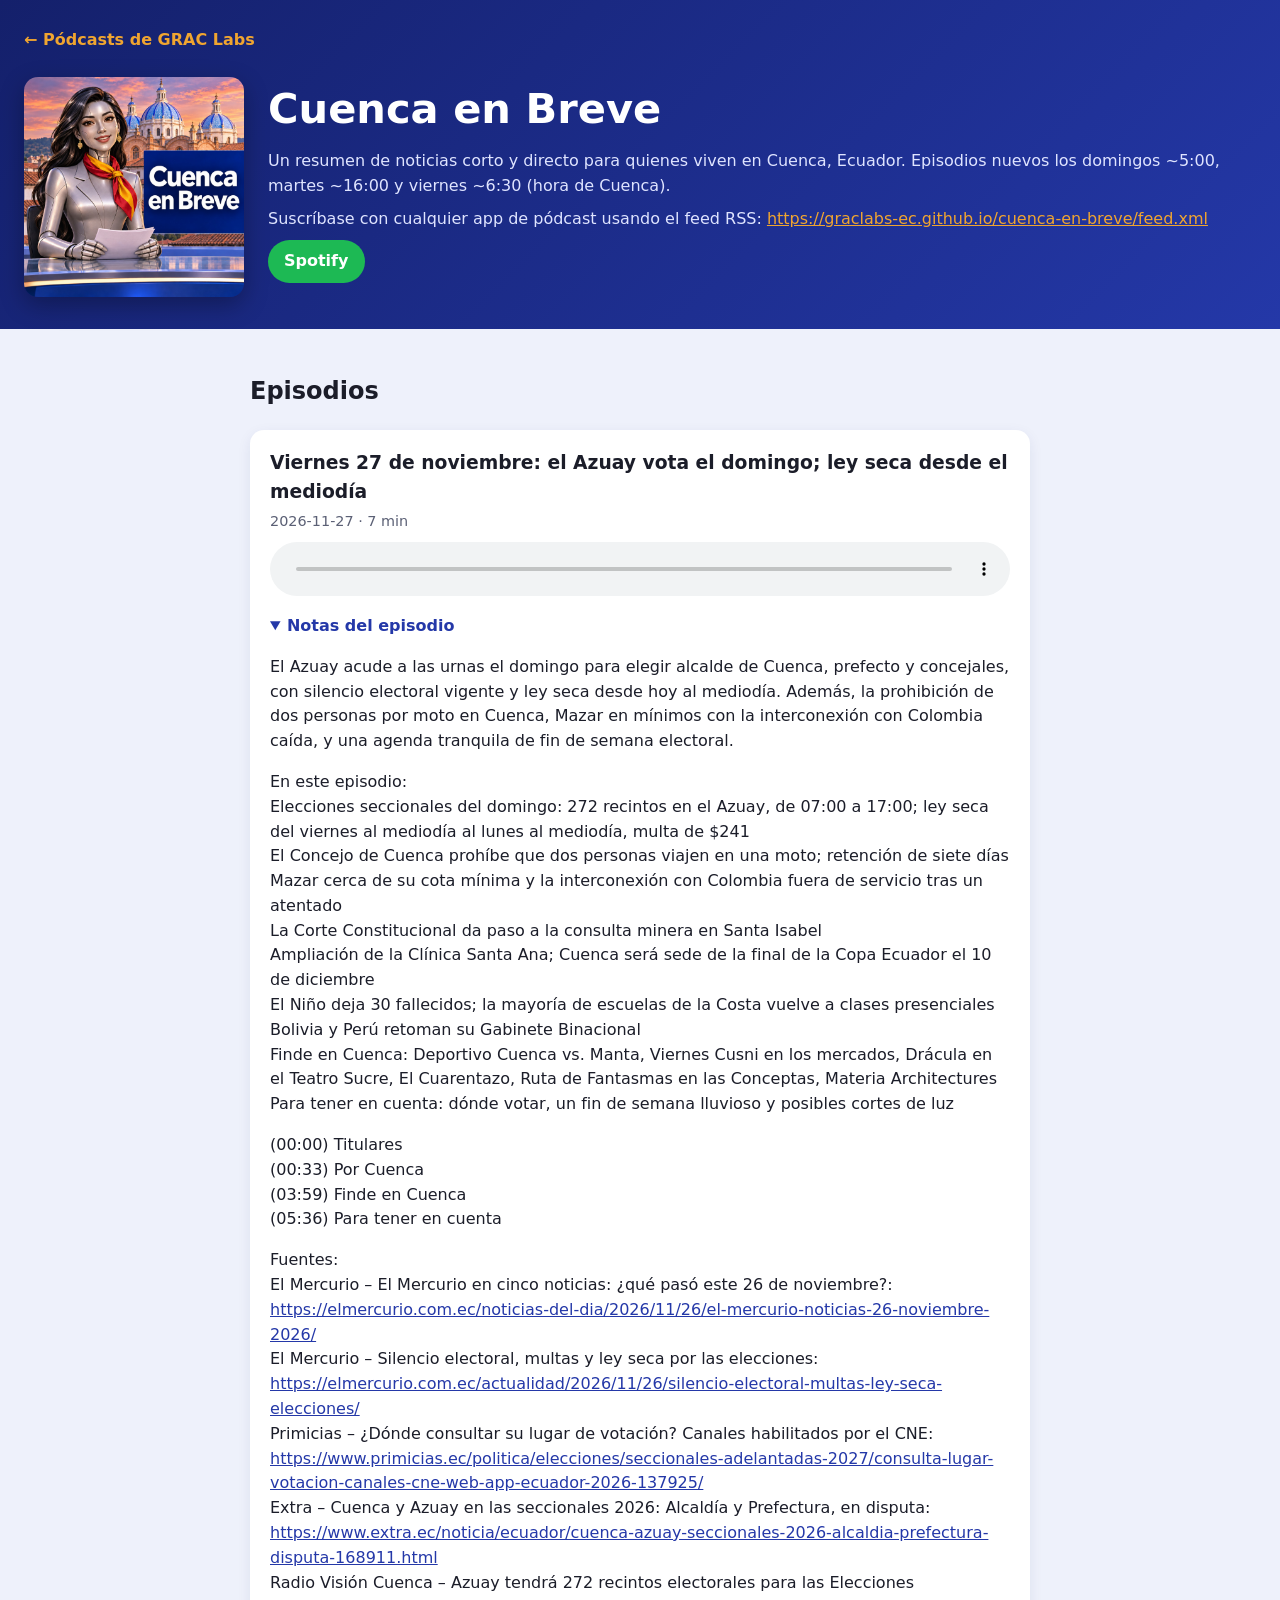
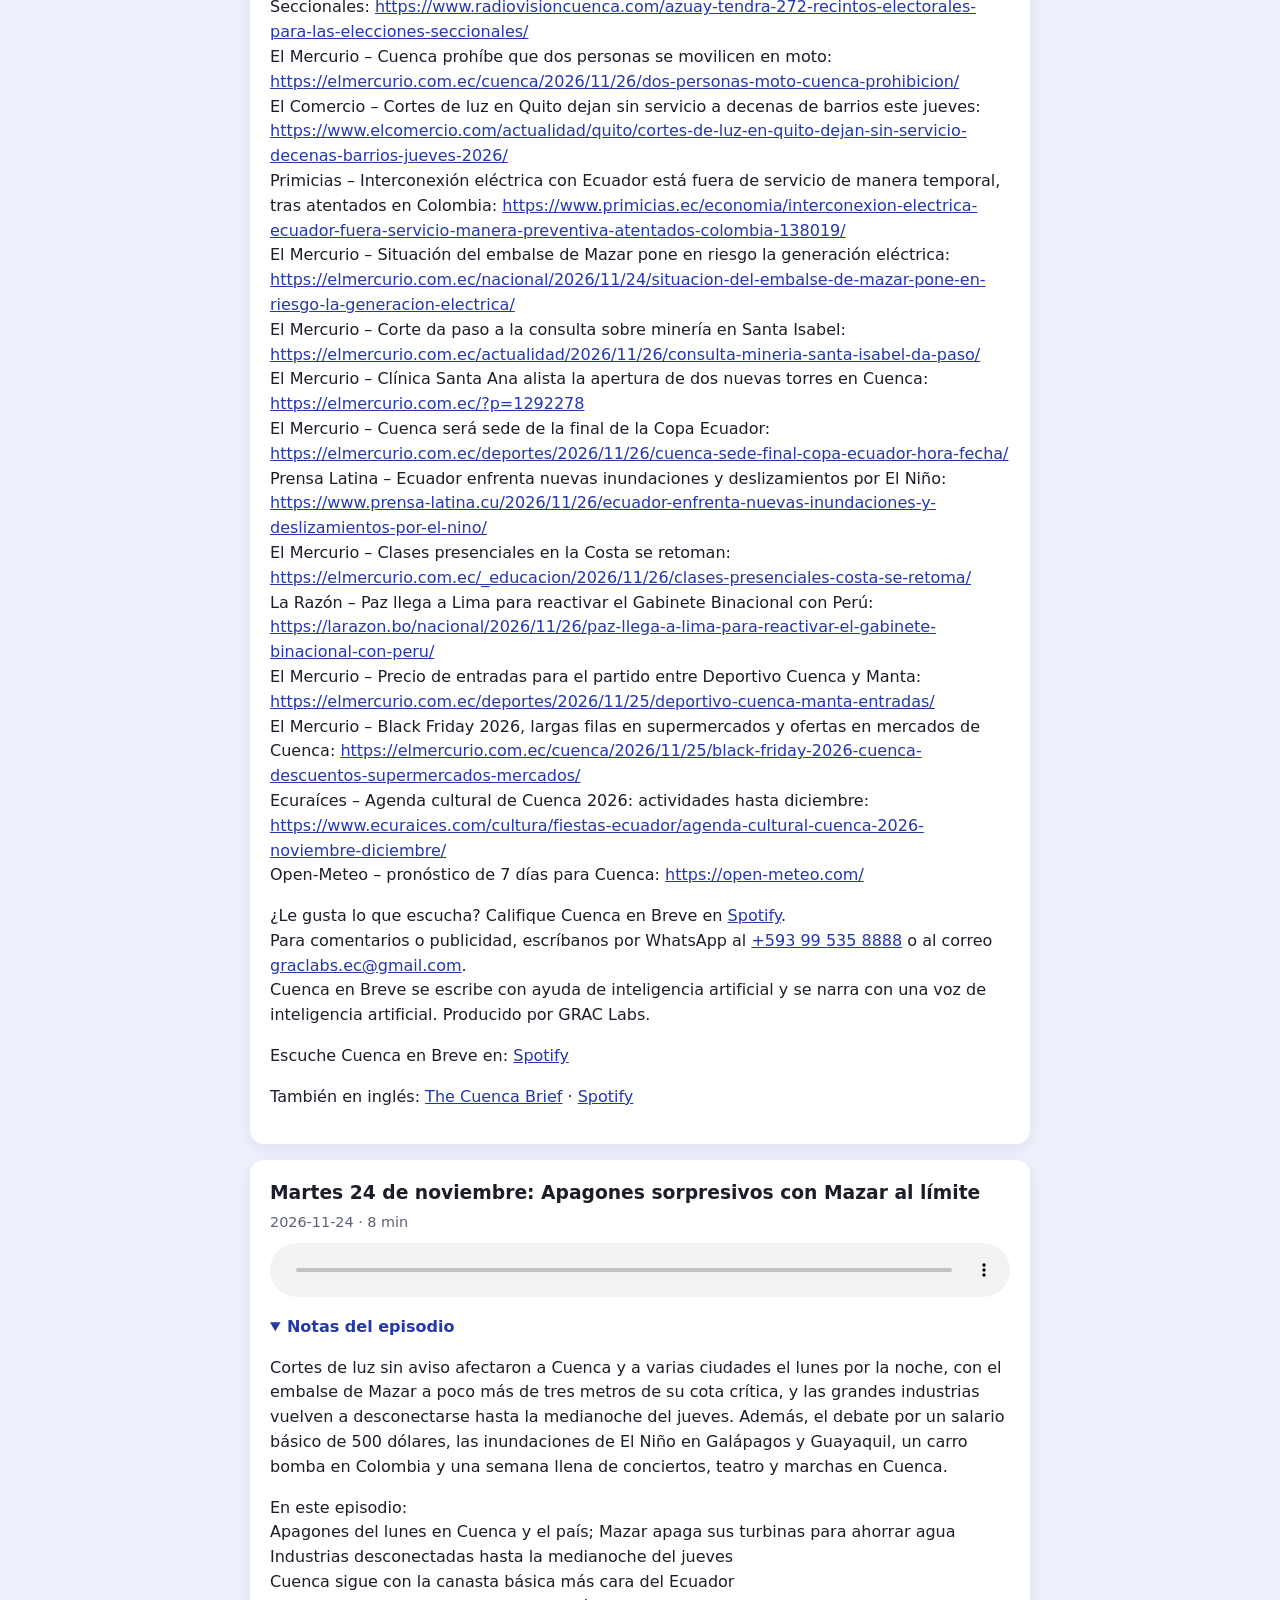
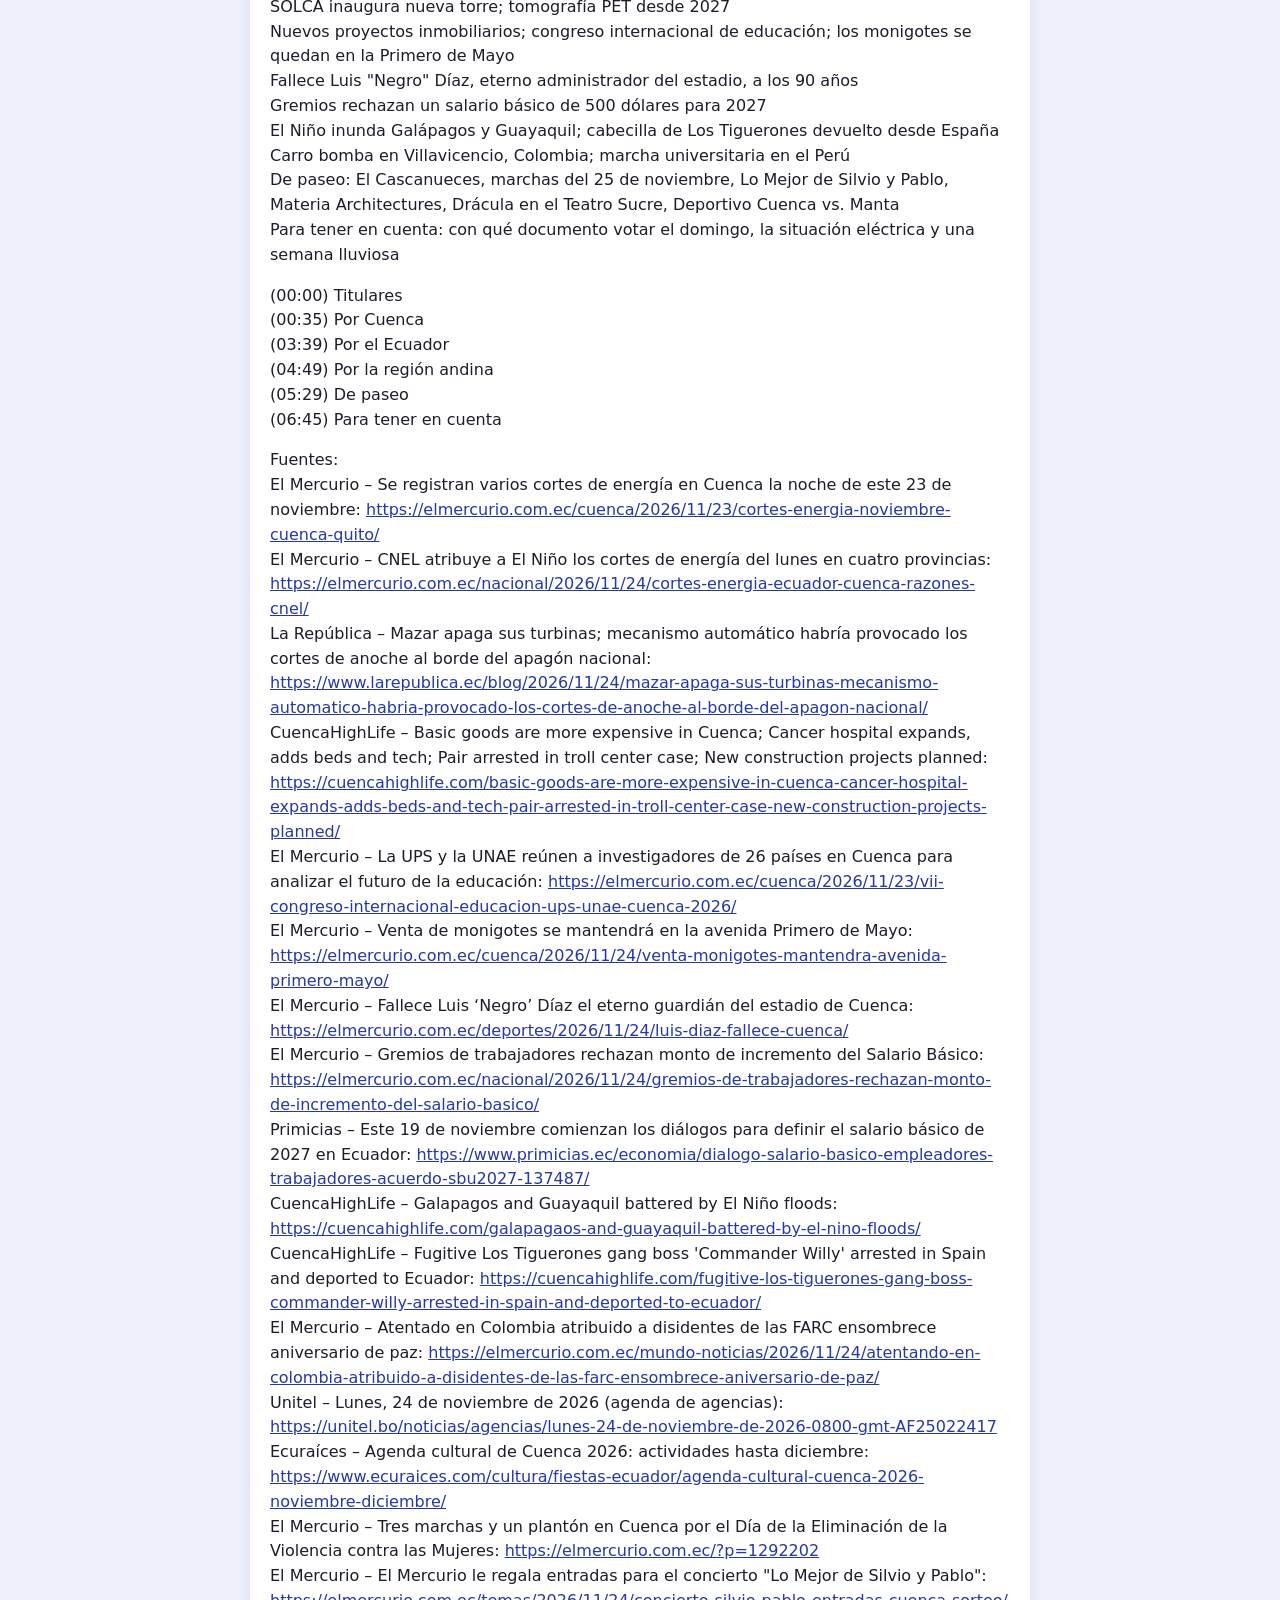
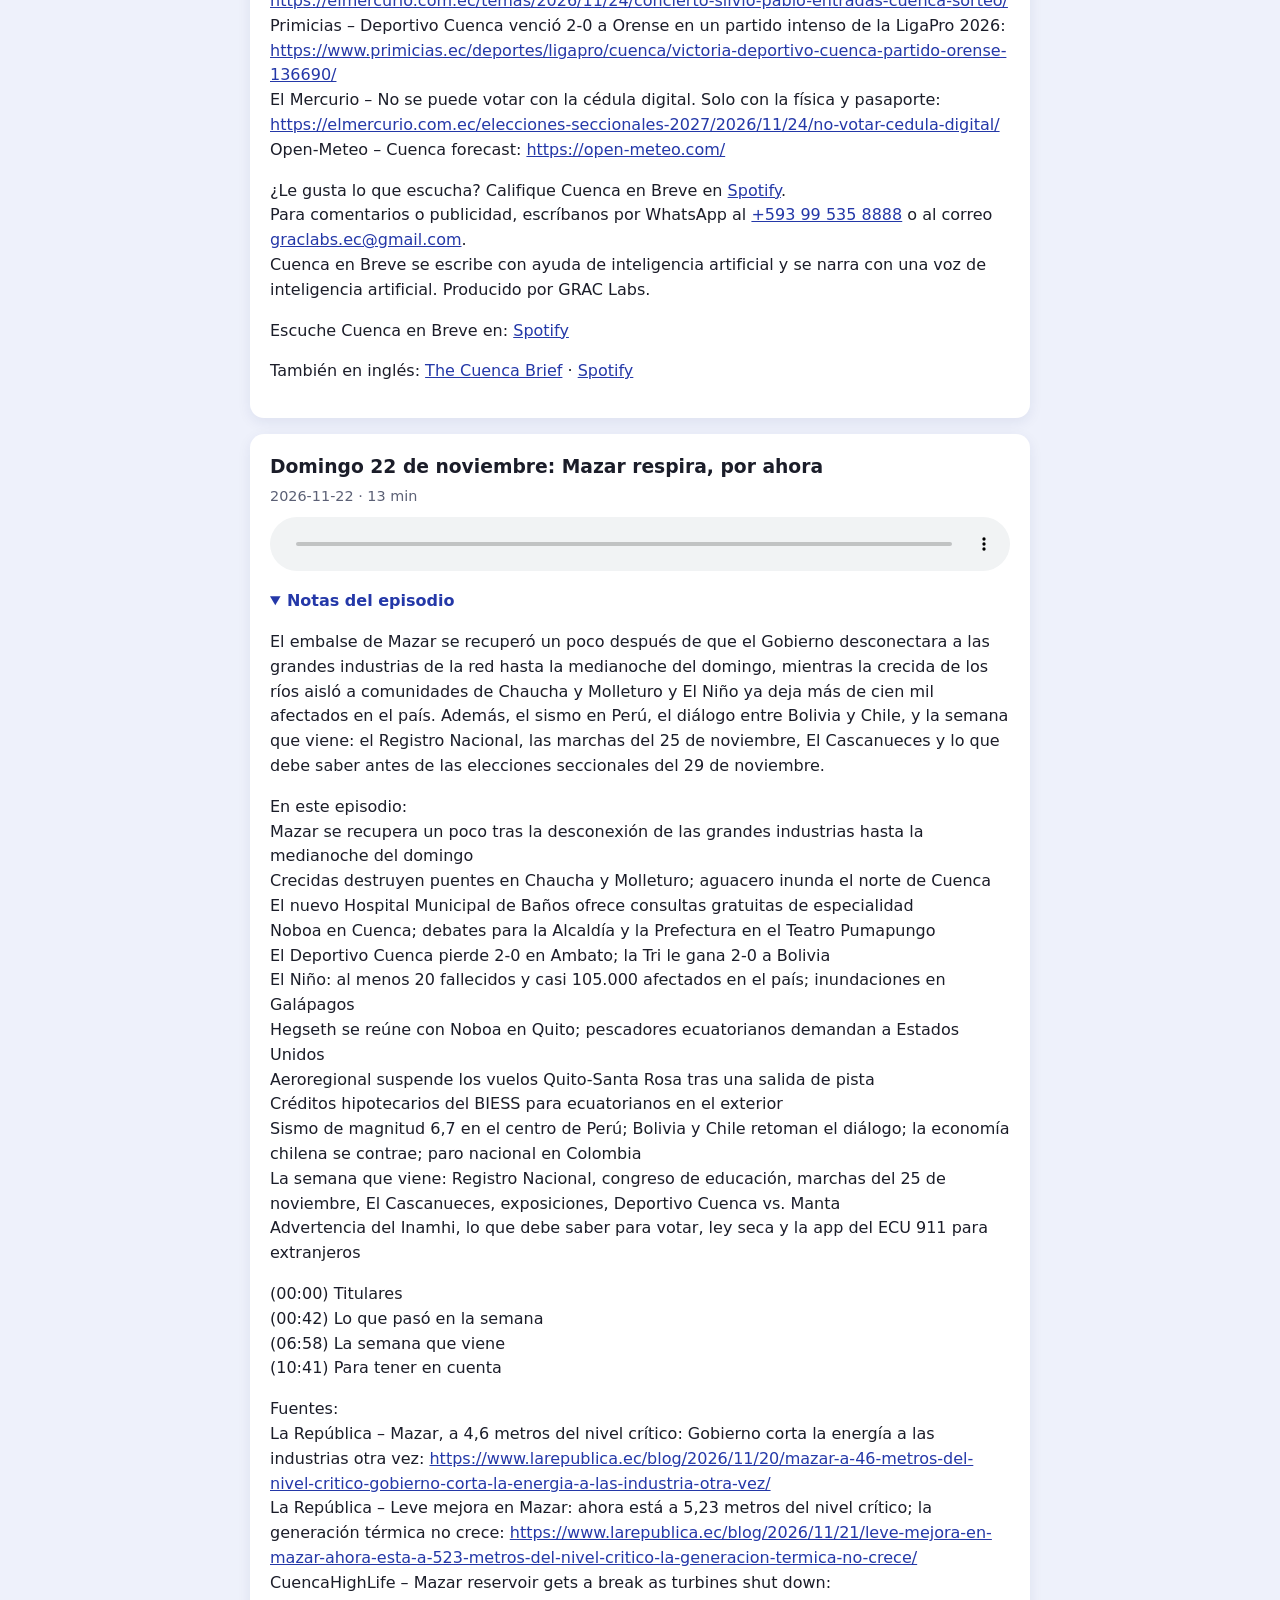
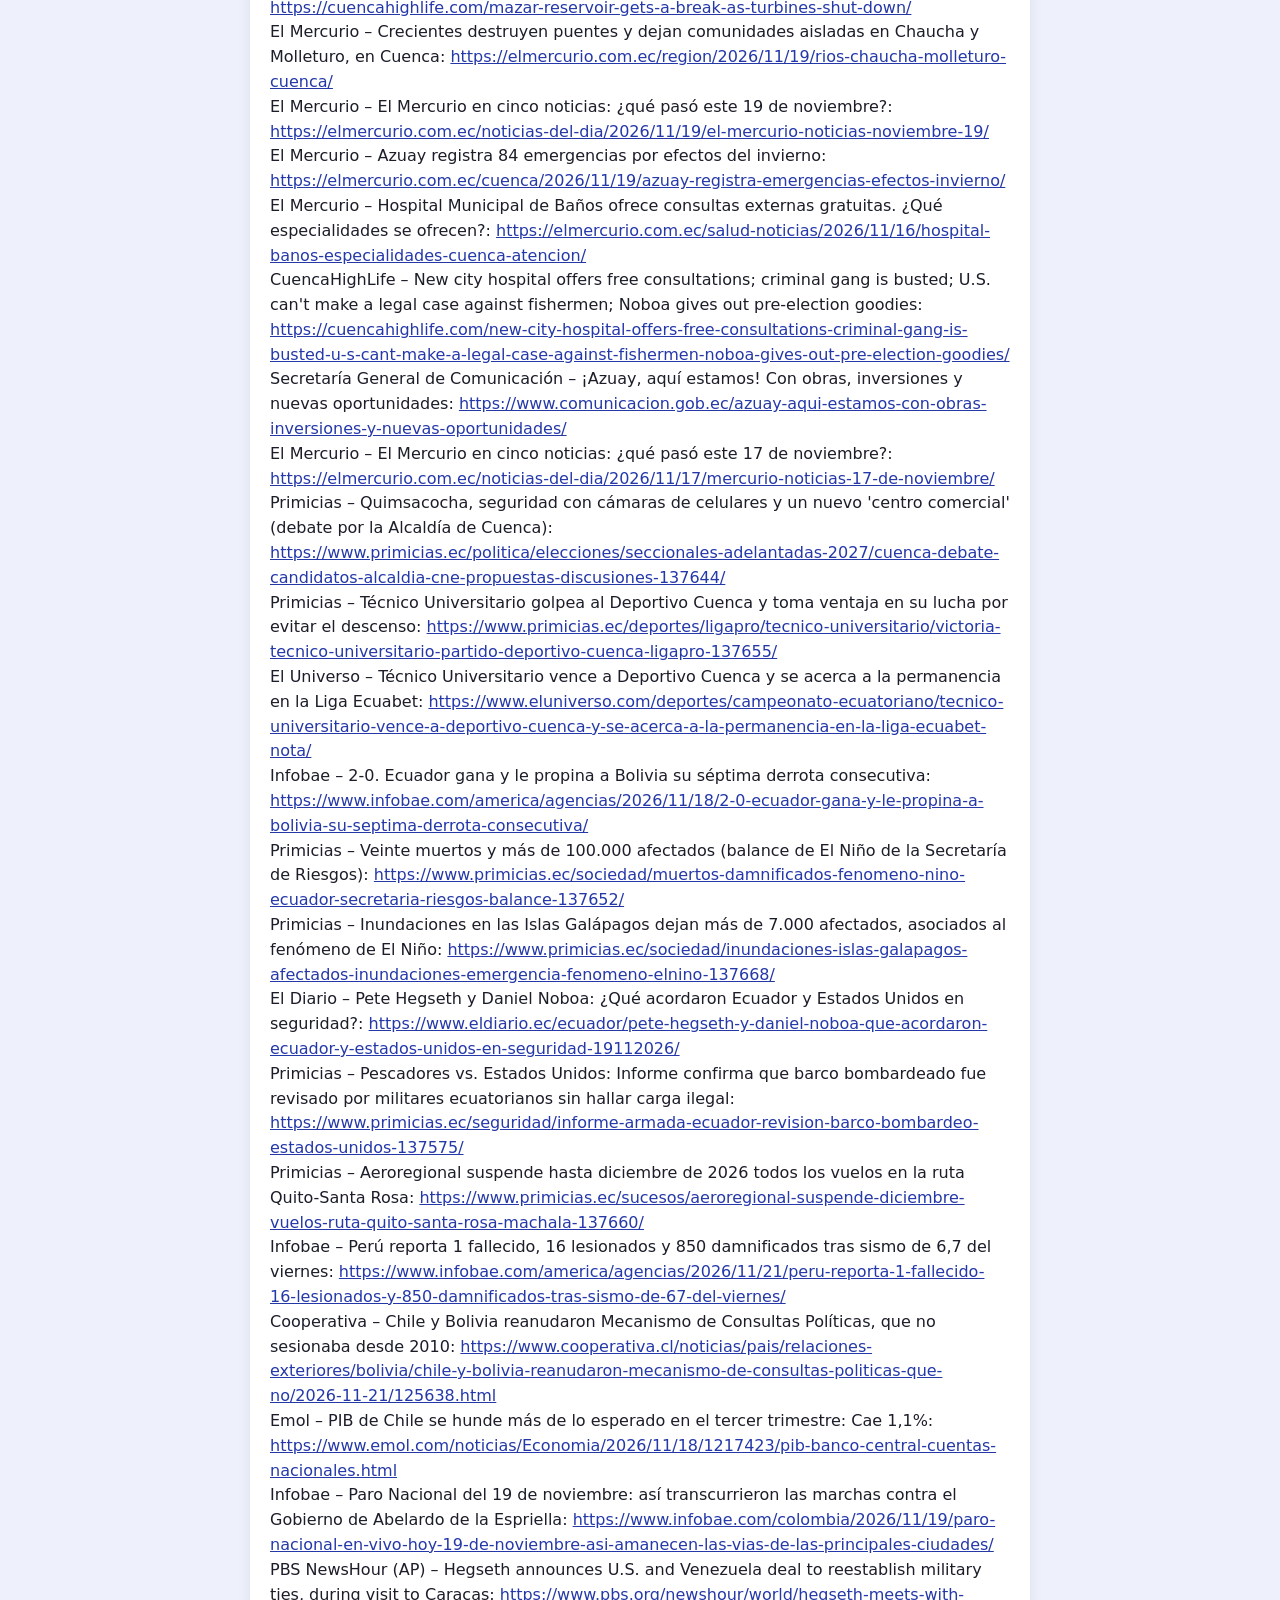
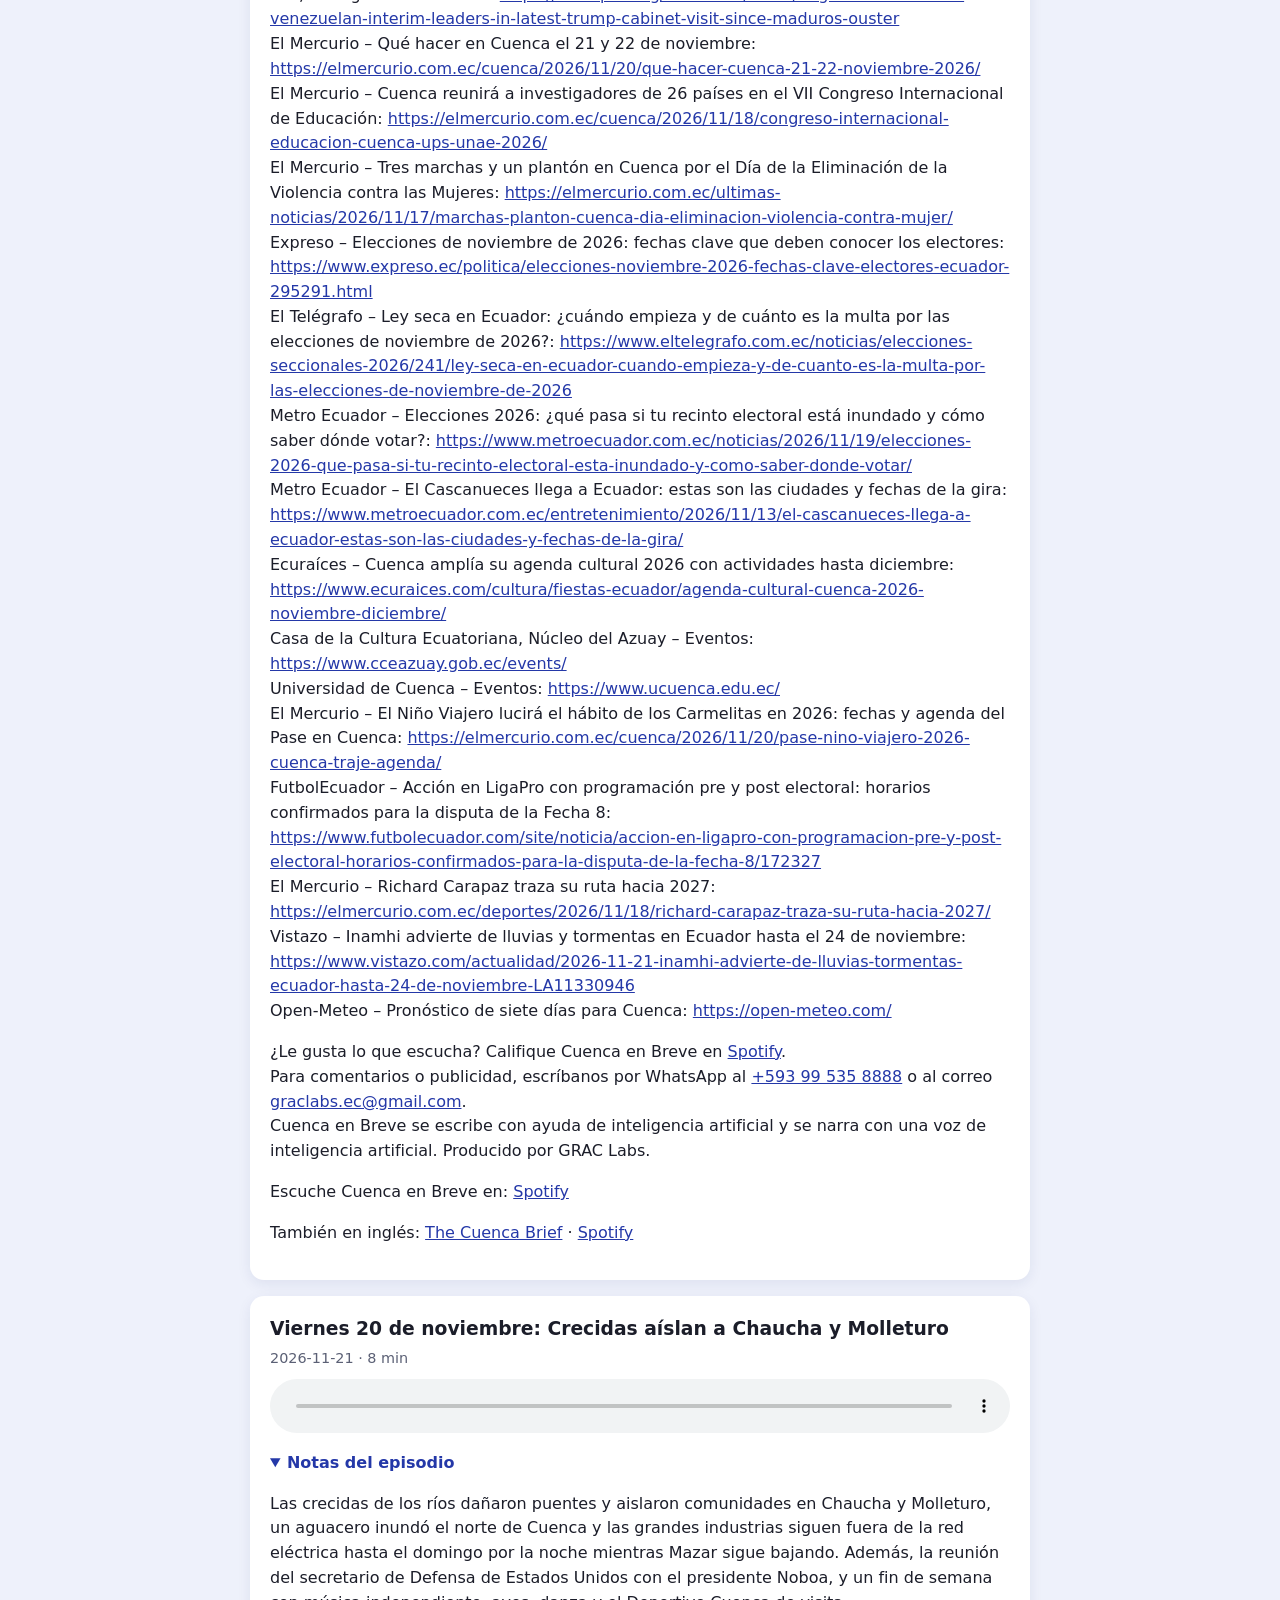
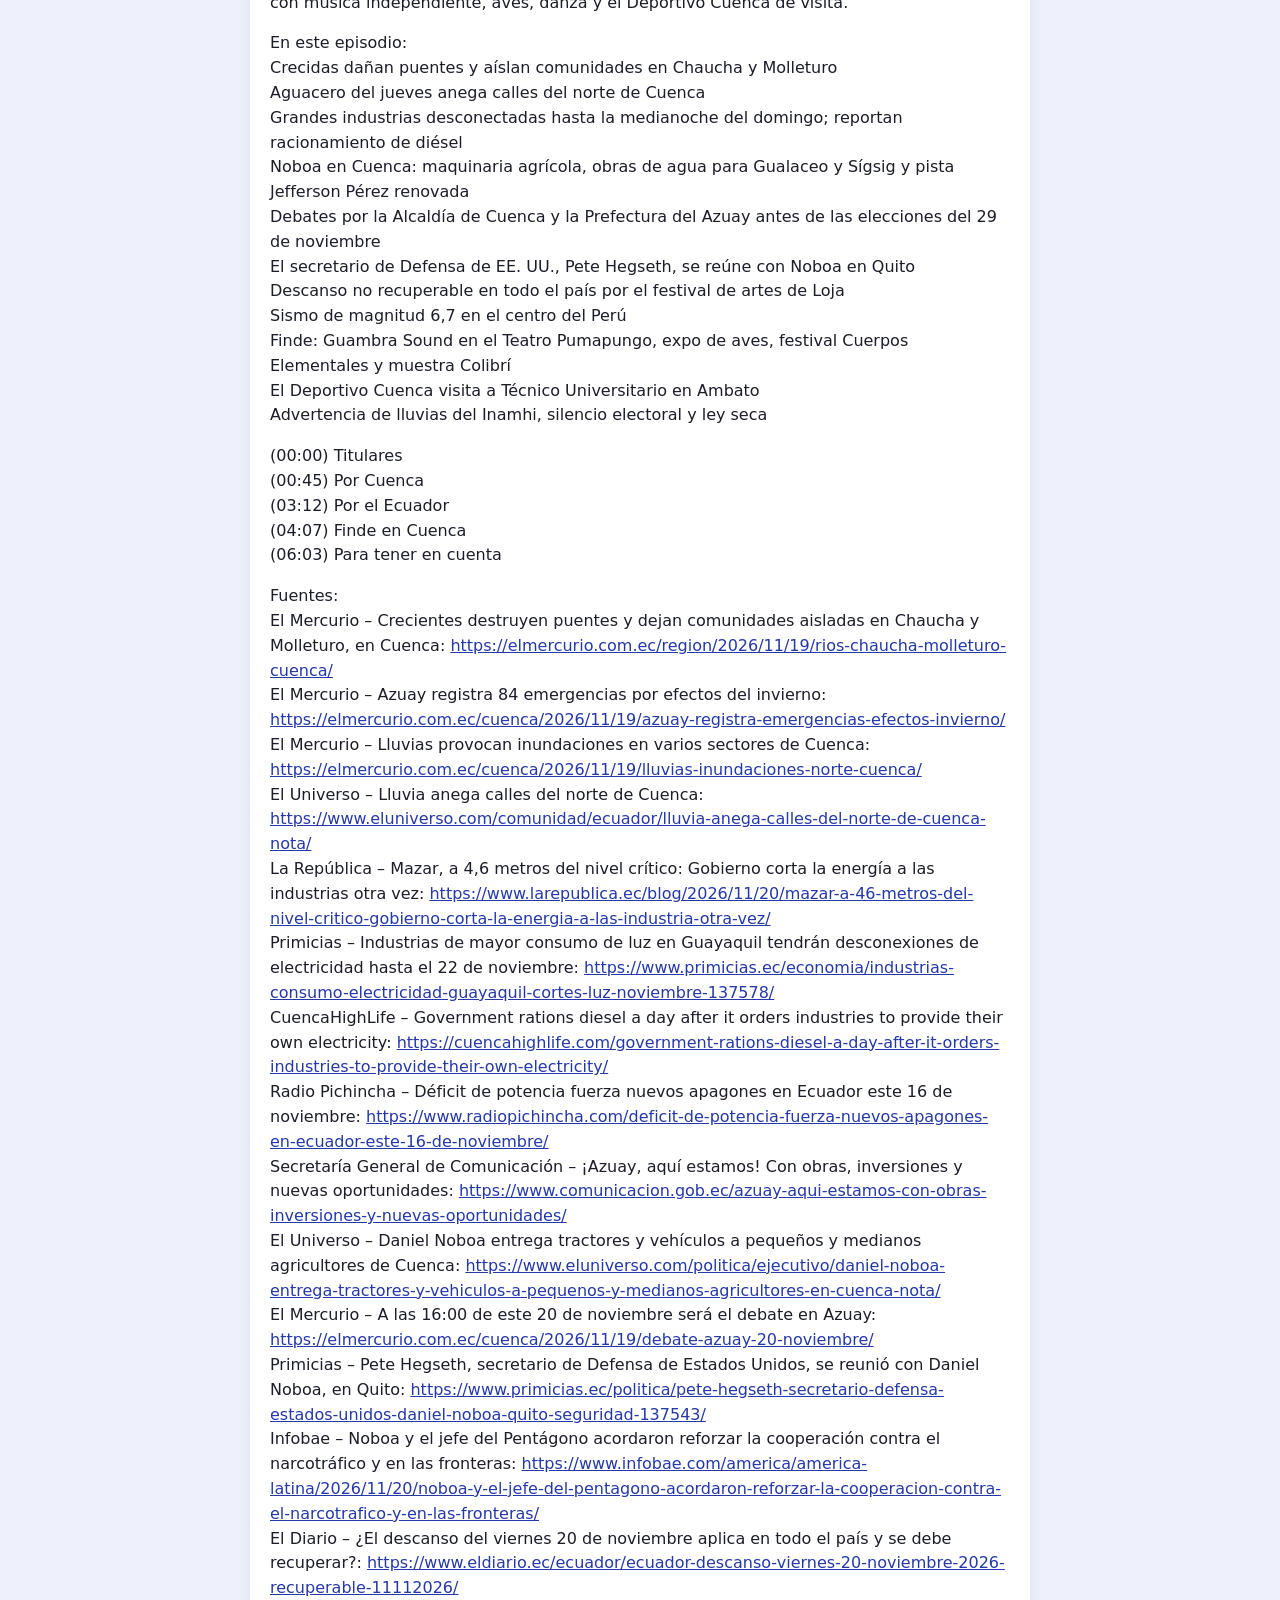
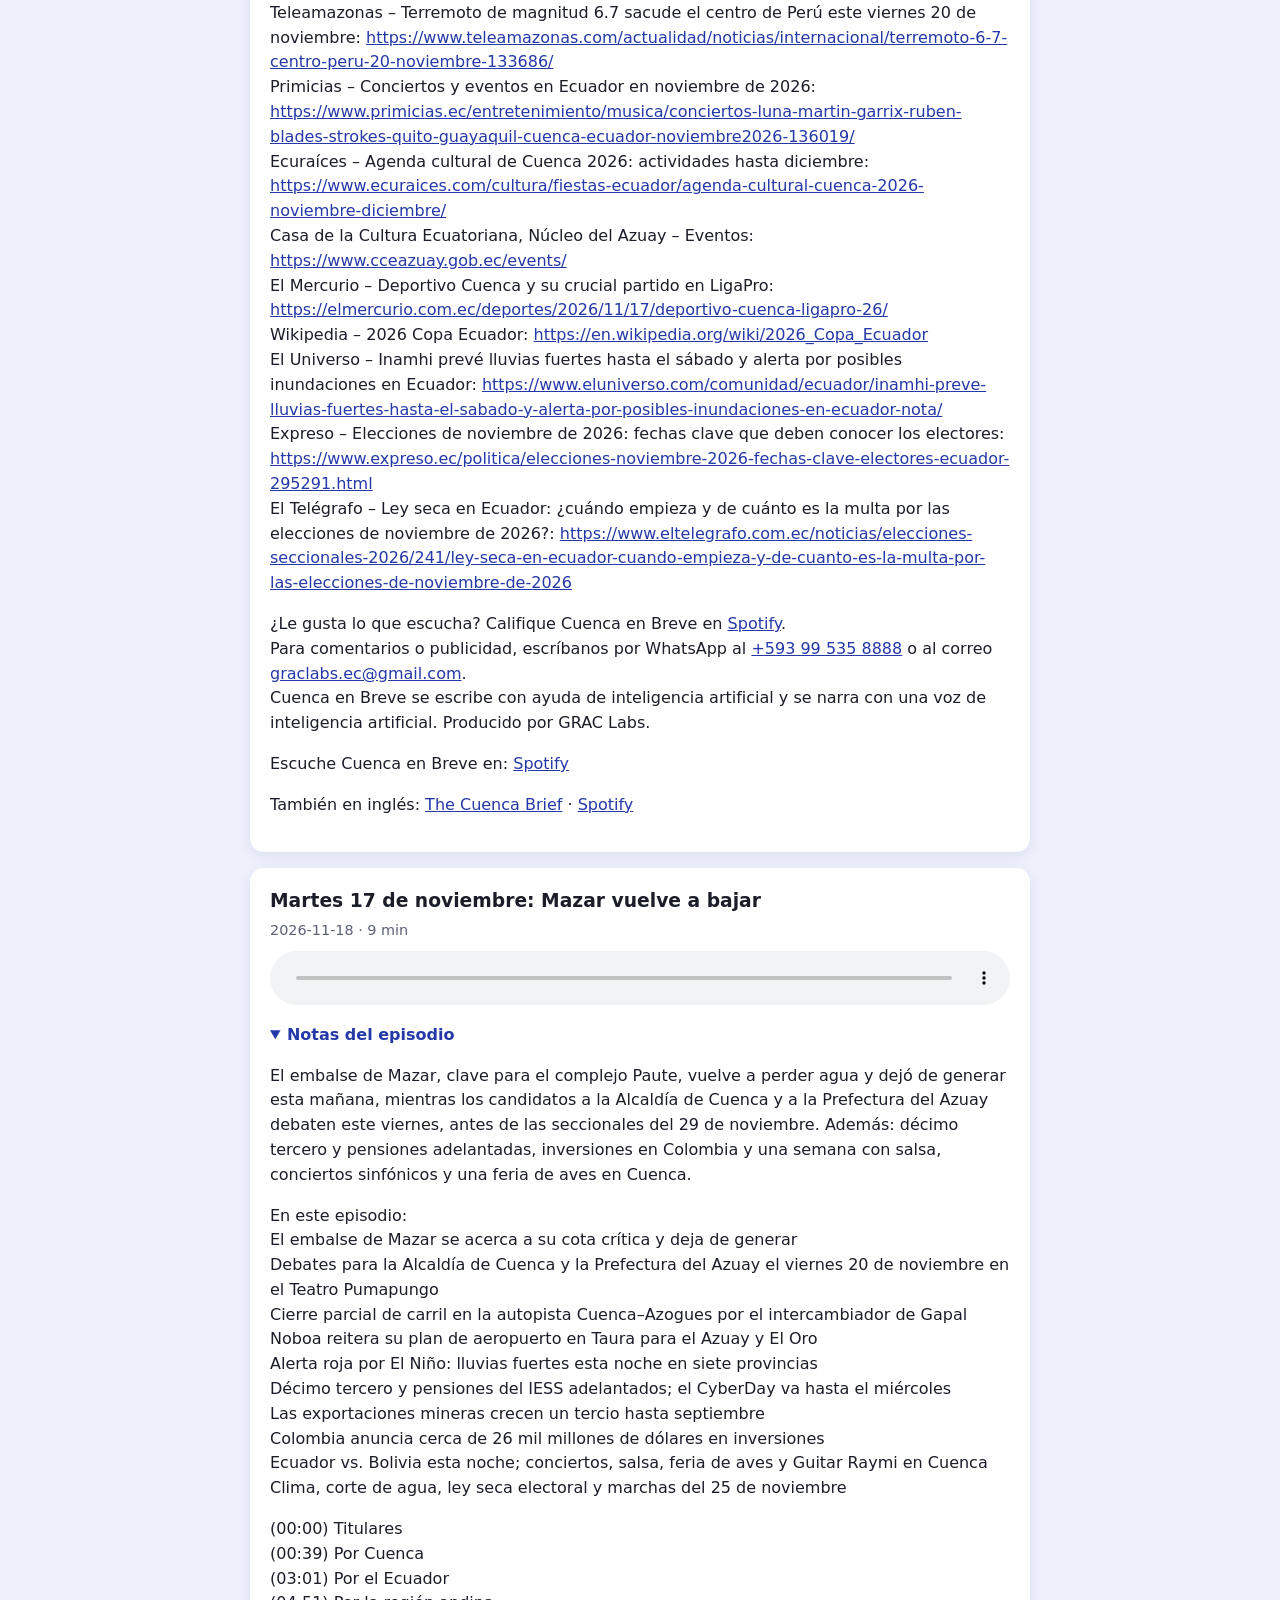
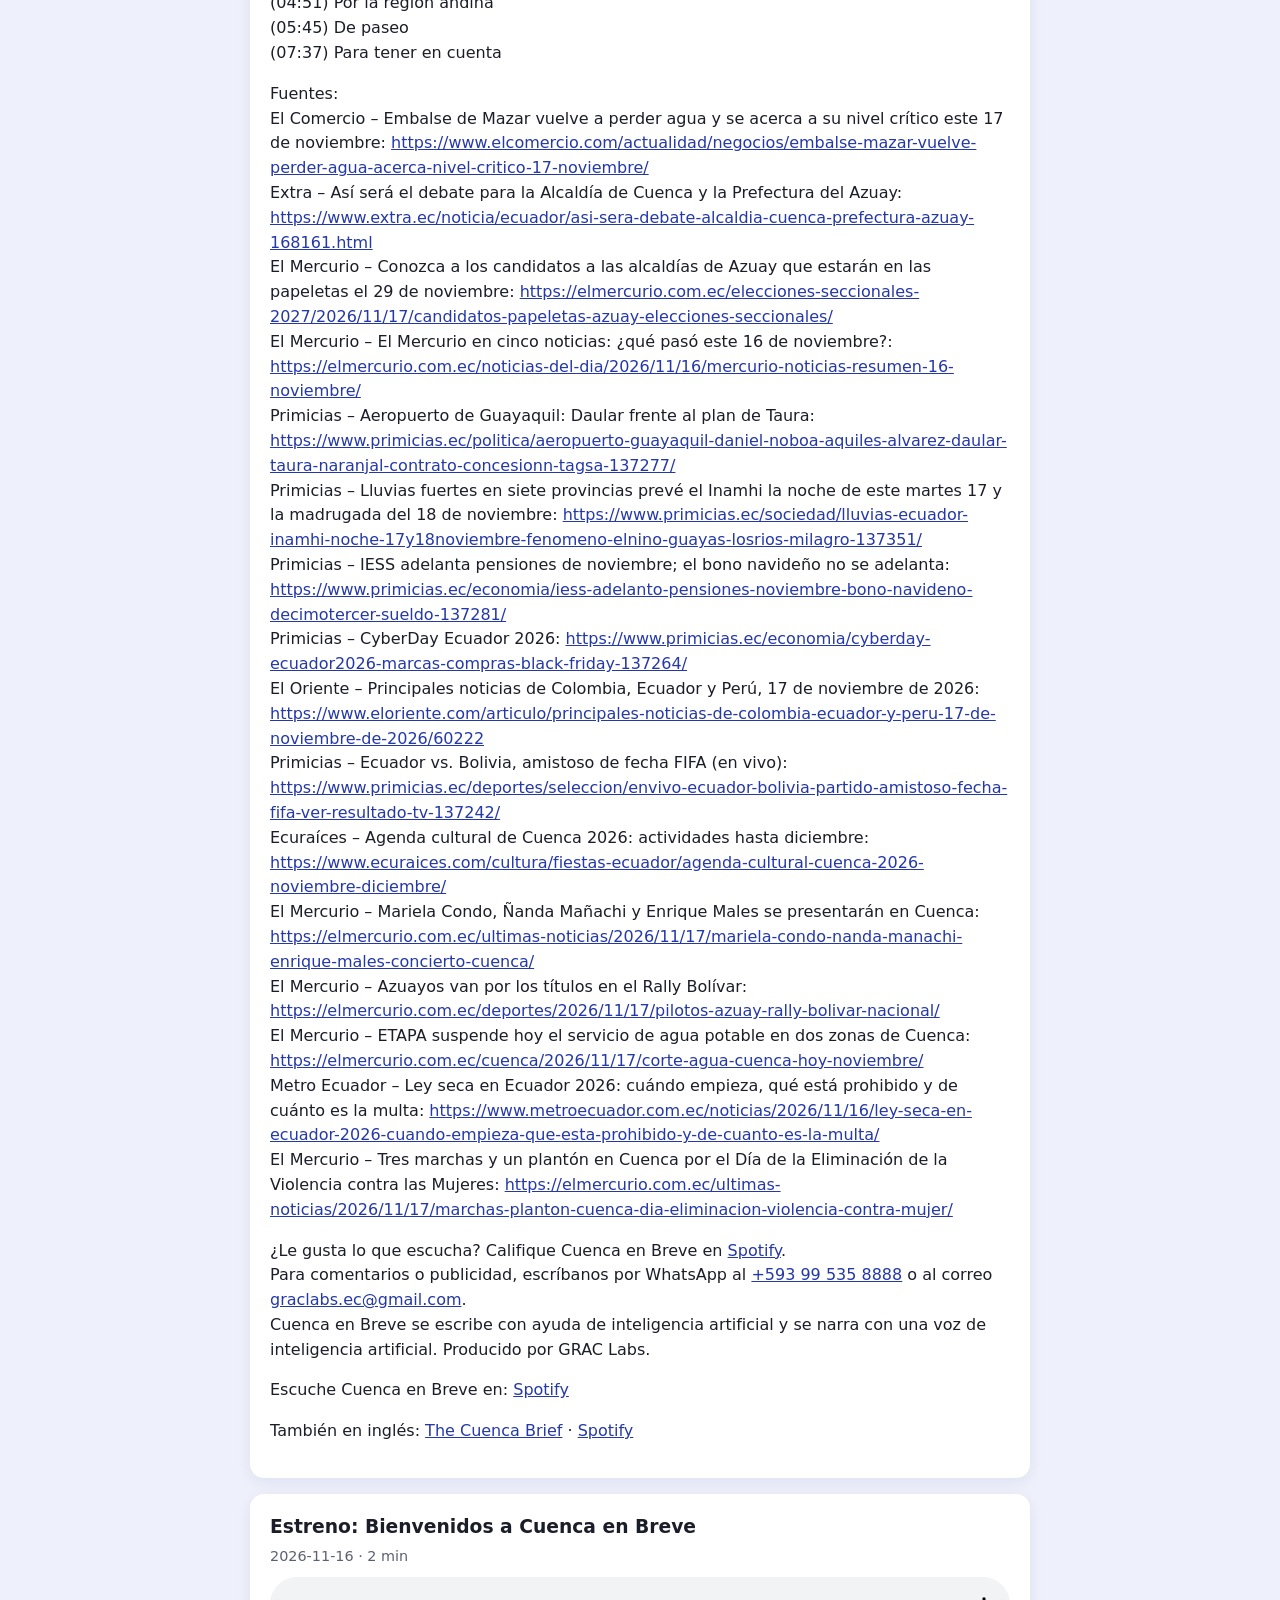
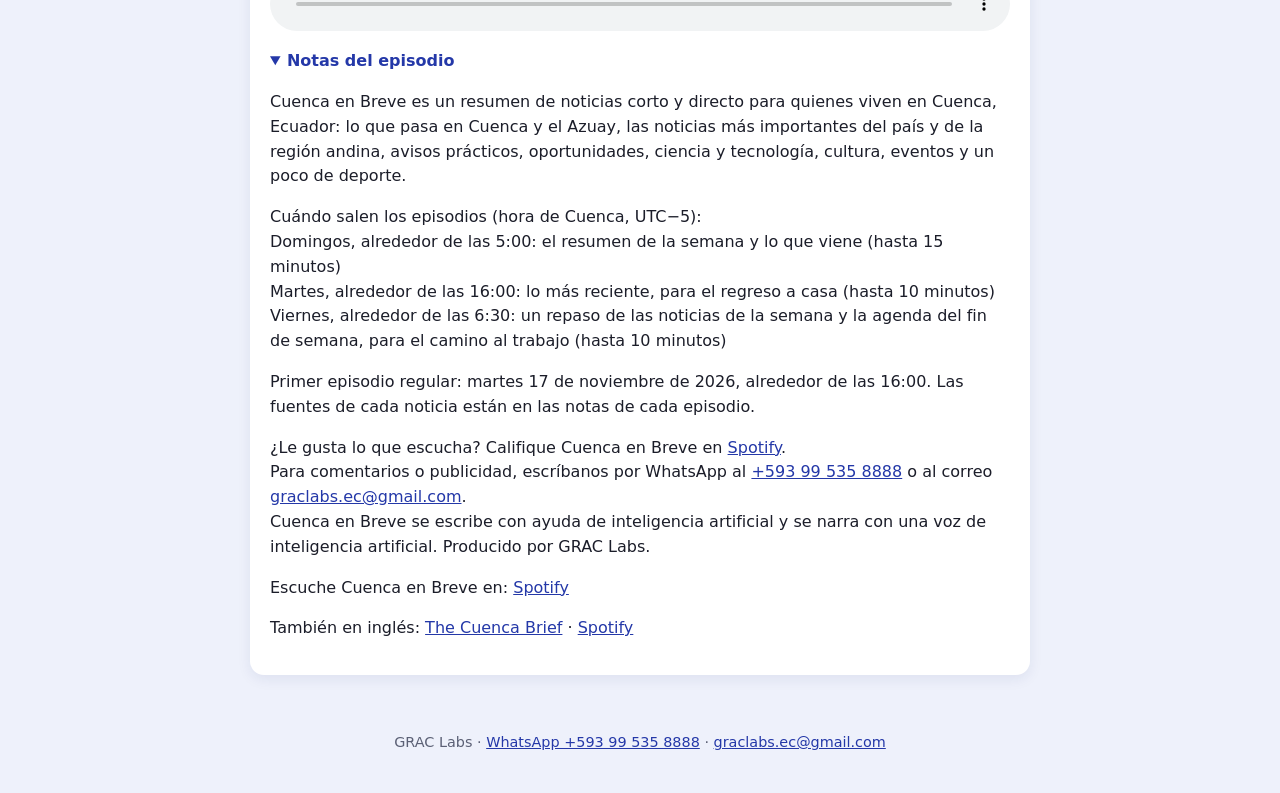
<file: cuenca-en-breve/index.html>
<!DOCTYPE html>
<html lang="es">
<head>
<meta charset="utf-8">
<meta name="viewport" content="width=device-width, initial-scale=1">
<title>Cuenca en Breve · GRAC Labs</title>
<meta name="description" content="Un resumen de noticias corto y directo para quienes viven en Cuenca, Ecuador. Episodios nuevos los domingos ~5:00, martes ~16:00 y viernes ~6:30 (hora de Cuenca).">
<link rel="alternate" type="application/rss+xml" title="Cuenca en Breve" href="feed.xml">
<link rel="icon" href="cover.jpg">
<link rel="stylesheet" href="../assets/style.css">
</head>
<body>
<header class="show">
<a class="home" href="../">← Pódcasts de GRAC Labs</a>
<img src="cover.jpg" alt="Cuenca en Breve" width="220" height="220">
<div>
<h1>Cuenca en Breve</h1>
<p>Un resumen de noticias corto y directo para quienes viven en Cuenca, Ecuador. Episodios nuevos los domingos ~5:00, martes ~16:00 y viernes ~6:30 (hora de Cuenca).</p>
<p class="feed">Suscríbase con cualquier app de pódcast usando el feed RSS: <a href="feed.xml">https://graclabs-ec.github.io/cuenca-en-breve/feed.xml</a></p>
<p class="listen"><a class="btn spotify" href="https://open.spotify.com/show/3o3nURnLz0GW8mWpZXSPOW">Spotify</a></p>
</div>
</header>
<main>
<h2>Episodios</h2>
<article class="ep" id="cuenca-en-breve-2026-11-27">
<h3>Viernes 27 de noviembre: el Azuay vota el domingo; ley seca desde el mediodía</h3>
<p class="meta">2026-11-27 · 7 min</p>
<audio controls preload="none" src="https://graclabs-ec.github.io/cuenca-en-breve/audio/cuenca-en-breve-2026-11-27.mp3"></audio>
<details open><summary>Notas del episodio</summary>
<p>El Azuay acude a las urnas el domingo para elegir alcalde de Cuenca, prefecto y concejales, con silencio electoral vigente y ley seca desde hoy al mediodía. Además, la prohibición de dos personas por moto en Cuenca, Mazar en mínimos con la interconexión con Colombia caída, y una agenda tranquila de fin de semana electoral.</p>
<p>En este episodio:<br>Elecciones seccionales del domingo: 272 recintos en el Azuay, de 07:00 a 17:00; ley seca del viernes al mediodía al lunes al mediodía, multa de $241<br>El Concejo de Cuenca prohíbe que dos personas viajen en una moto; retención de siete días<br>Mazar cerca de su cota mínima y la interconexión con Colombia fuera de servicio tras un atentado<br>La Corte Constitucional da paso a la consulta minera en Santa Isabel<br>Ampliación de la Clínica Santa Ana; Cuenca será sede de la final de la Copa Ecuador el 10 de diciembre<br>El Niño deja 30 fallecidos; la mayoría de escuelas de la Costa vuelve a clases presenciales<br>Bolivia y Perú retoman su Gabinete Binacional<br>Finde en Cuenca: Deportivo Cuenca vs. Manta, Viernes Cusni en los mercados, Drácula en el Teatro Sucre, El Cuarentazo, Ruta de Fantasmas en las Conceptas, Materia Architectures<br>Para tener en cuenta: dónde votar, un fin de semana lluvioso y posibles cortes de luz</p>
<p>(00:00) Titulares<br>(00:33) Por Cuenca<br>(03:59) Finde en Cuenca<br>(05:36) Para tener en cuenta</p>
<p>Fuentes:<br>El Mercurio – El Mercurio en cinco noticias: ¿qué pasó este 26 de noviembre?: <a href="https://elmercurio.com.ec/noticias-del-dia/2026/11/26/el-mercurio-noticias-26-noviembre-2026/">https://elmercurio.com.ec/noticias-del-dia/2026/11/26/el-mercurio-noticias-26-noviembre-2026/</a><br>El Mercurio – Silencio electoral, multas y ley seca por las elecciones: <a href="https://elmercurio.com.ec/actualidad/2026/11/26/silencio-electoral-multas-ley-seca-elecciones/">https://elmercurio.com.ec/actualidad/2026/11/26/silencio-electoral-multas-ley-seca-elecciones/</a><br>Primicias – ¿Dónde consultar su lugar de votación? Canales habilitados por el CNE: <a href="https://www.primicias.ec/politica/elecciones/seccionales-adelantadas-2027/consulta-lugar-votacion-canales-cne-web-app-ecuador-2026-137925/">https://www.primicias.ec/politica/elecciones/seccionales-adelantadas-2027/consulta-lugar-votacion-canales-cne-web-app-ecuador-2026-137925/</a><br>Extra – Cuenca y Azuay en las seccionales 2026: Alcaldía y Prefectura, en disputa: <a href="https://www.extra.ec/noticia/ecuador/cuenca-azuay-seccionales-2026-alcaldia-prefectura-disputa-168911.html">https://www.extra.ec/noticia/ecuador/cuenca-azuay-seccionales-2026-alcaldia-prefectura-disputa-168911.html</a><br>Radio Visión Cuenca – Azuay tendrá 272 recintos electorales para las Elecciones Seccionales: <a href="https://www.radiovisioncuenca.com/azuay-tendra-272-recintos-electorales-para-las-elecciones-seccionales/">https://www.radiovisioncuenca.com/azuay-tendra-272-recintos-electorales-para-las-elecciones-seccionales/</a><br>El Mercurio – Cuenca prohíbe que dos personas se movilicen en moto: <a href="https://elmercurio.com.ec/cuenca/2026/11/26/dos-personas-moto-cuenca-prohibicion/">https://elmercurio.com.ec/cuenca/2026/11/26/dos-personas-moto-cuenca-prohibicion/</a><br>El Comercio – Cortes de luz en Quito dejan sin servicio a decenas de barrios este jueves: <a href="https://www.elcomercio.com/actualidad/quito/cortes-de-luz-en-quito-dejan-sin-servicio-decenas-barrios-jueves-2026/">https://www.elcomercio.com/actualidad/quito/cortes-de-luz-en-quito-dejan-sin-servicio-decenas-barrios-jueves-2026/</a><br>Primicias – Interconexión eléctrica con Ecuador está fuera de servicio de manera temporal, tras atentados en Colombia: <a href="https://www.primicias.ec/economia/interconexion-electrica-ecuador-fuera-servicio-manera-preventiva-atentados-colombia-138019/">https://www.primicias.ec/economia/interconexion-electrica-ecuador-fuera-servicio-manera-preventiva-atentados-colombia-138019/</a><br>El Mercurio – Situación del embalse de Mazar pone en riesgo la generación eléctrica: <a href="https://elmercurio.com.ec/nacional/2026/11/24/situacion-del-embalse-de-mazar-pone-en-riesgo-la-generacion-electrica/">https://elmercurio.com.ec/nacional/2026/11/24/situacion-del-embalse-de-mazar-pone-en-riesgo-la-generacion-electrica/</a><br>El Mercurio – Corte da paso a la consulta sobre minería en Santa Isabel: <a href="https://elmercurio.com.ec/actualidad/2026/11/26/consulta-mineria-santa-isabel-da-paso/">https://elmercurio.com.ec/actualidad/2026/11/26/consulta-mineria-santa-isabel-da-paso/</a><br>El Mercurio – Clínica Santa Ana alista la apertura de dos nuevas torres en Cuenca: <a href="https://elmercurio.com.ec/?p=1292278">https://elmercurio.com.ec/?p=1292278</a><br>El Mercurio – Cuenca será sede de la final de la Copa Ecuador: <a href="https://elmercurio.com.ec/deportes/2026/11/26/cuenca-sede-final-copa-ecuador-hora-fecha/">https://elmercurio.com.ec/deportes/2026/11/26/cuenca-sede-final-copa-ecuador-hora-fecha/</a><br>Prensa Latina – Ecuador enfrenta nuevas inundaciones y deslizamientos por El Niño: <a href="https://www.prensa-latina.cu/2026/11/26/ecuador-enfrenta-nuevas-inundaciones-y-deslizamientos-por-el-nino/">https://www.prensa-latina.cu/2026/11/26/ecuador-enfrenta-nuevas-inundaciones-y-deslizamientos-por-el-nino/</a><br>El Mercurio – Clases presenciales en la Costa se retoman: <a href="https://elmercurio.com.ec/_educacion/2026/11/26/clases-presenciales-costa-se-retoma/">https://elmercurio.com.ec/_educacion/2026/11/26/clases-presenciales-costa-se-retoma/</a><br>La Razón – Paz llega a Lima para reactivar el Gabinete Binacional con Perú: <a href="https://larazon.bo/nacional/2026/11/26/paz-llega-a-lima-para-reactivar-el-gabinete-binacional-con-peru/">https://larazon.bo/nacional/2026/11/26/paz-llega-a-lima-para-reactivar-el-gabinete-binacional-con-peru/</a><br>El Mercurio – Precio de entradas para el partido entre Deportivo Cuenca y Manta: <a href="https://elmercurio.com.ec/deportes/2026/11/25/deportivo-cuenca-manta-entradas/">https://elmercurio.com.ec/deportes/2026/11/25/deportivo-cuenca-manta-entradas/</a><br>El Mercurio – Black Friday 2026, largas filas en supermercados y ofertas en mercados de Cuenca: <a href="https://elmercurio.com.ec/cuenca/2026/11/25/black-friday-2026-cuenca-descuentos-supermercados-mercados/">https://elmercurio.com.ec/cuenca/2026/11/25/black-friday-2026-cuenca-descuentos-supermercados-mercados/</a><br>Ecuraíces – Agenda cultural de Cuenca 2026: actividades hasta diciembre: <a href="https://www.ecuraices.com/cultura/fiestas-ecuador/agenda-cultural-cuenca-2026-noviembre-diciembre/">https://www.ecuraices.com/cultura/fiestas-ecuador/agenda-cultural-cuenca-2026-noviembre-diciembre/</a><br>Open-Meteo – pronóstico de 7 días para Cuenca: <a href="https://open-meteo.com/">https://open-meteo.com/</a></p>
<p>¿Le gusta lo que escucha? Califique Cuenca en Breve en <a href="https://open.spotify.com/show/3o3nURnLz0GW8mWpZXSPOW">Spotify</a>.<br>Para comentarios o publicidad, escríbanos por WhatsApp al <a href="https://wa.me/593995358888">+593 99 535 8888</a> o al correo <a href="mailto:graclabs.ec@gmail.com">graclabs.ec@gmail.com</a>.<br>Cuenca en Breve se escribe con ayuda de inteligencia artificial y se narra con una voz de inteligencia artificial. Producido por GRAC Labs.</p>
<p>Escuche Cuenca en Breve en: <a href="https://open.spotify.com/show/3o3nURnLz0GW8mWpZXSPOW">Spotify</a></p><p>También en inglés: <a href="https://graclabs-ec.github.io/cuenca-brief/#cuenca-brief-2026-11-27">The Cuenca Brief</a> · <a href="https://open.spotify.com/show/4k85HHAMbFI3YRl0Lm7GF2">Spotify</a></p>
</details>
</article>
<article class="ep" id="cuenca-en-breve-2026-11-24">
<h3>Martes 24 de noviembre: Apagones sorpresivos con Mazar al límite</h3>
<p class="meta">2026-11-24 · 8 min</p>
<audio controls preload="none" src="https://graclabs-ec.github.io/cuenca-en-breve/audio/cuenca-en-breve-2026-11-24.mp3"></audio>
<details open><summary>Notas del episodio</summary>
<p>Cortes de luz sin aviso afectaron a Cuenca y a varias ciudades el lunes por la noche, con el embalse de Mazar a poco más de tres metros de su cota crítica, y las grandes industrias vuelven a desconectarse hasta la medianoche del jueves. Además, el debate por un salario básico de 500 dólares, las inundaciones de El Niño en Galápagos y Guayaquil, un carro bomba en Colombia y una semana llena de conciertos, teatro y marchas en Cuenca.</p>
<p>En este episodio:<br>Apagones del lunes en Cuenca y el país; Mazar apaga sus turbinas para ahorrar agua<br>Industrias desconectadas hasta la medianoche del jueves<br>Cuenca sigue con la canasta básica más cara del Ecuador<br>SOLCA inaugura nueva torre; tomografía PET desde 2027<br>Nuevos proyectos inmobiliarios; congreso internacional de educación; los monigotes se quedan en la Primero de Mayo<br>Fallece Luis "Negro" Díaz, eterno administrador del estadio, a los 90 años<br>Gremios rechazan un salario básico de 500 dólares para 2027<br>El Niño inunda Galápagos y Guayaquil; cabecilla de Los Tiguerones devuelto desde España<br>Carro bomba en Villavicencio, Colombia; marcha universitaria en el Perú<br>De paseo: El Cascanueces, marchas del 25 de noviembre, Lo Mejor de Silvio y Pablo, Materia Architectures, Drácula en el Teatro Sucre, Deportivo Cuenca vs. Manta<br>Para tener en cuenta: con qué documento votar el domingo, la situación eléctrica y una semana lluviosa</p>
<p>(00:00) Titulares<br>(00:35) Por Cuenca<br>(03:39) Por el Ecuador<br>(04:49) Por la región andina<br>(05:29) De paseo<br>(06:45) Para tener en cuenta</p>
<p>Fuentes:<br>El Mercurio – Se registran varios cortes de energía en Cuenca la noche de este 23 de noviembre: <a href="https://elmercurio.com.ec/cuenca/2026/11/23/cortes-energia-noviembre-cuenca-quito/">https://elmercurio.com.ec/cuenca/2026/11/23/cortes-energia-noviembre-cuenca-quito/</a><br>El Mercurio – CNEL atribuye a El Niño los cortes de energía del lunes en cuatro provincias: <a href="https://elmercurio.com.ec/nacional/2026/11/24/cortes-energia-ecuador-cuenca-razones-cnel/">https://elmercurio.com.ec/nacional/2026/11/24/cortes-energia-ecuador-cuenca-razones-cnel/</a><br>La República – Mazar apaga sus turbinas; mecanismo automático habría provocado los cortes de anoche al borde del apagón nacional: <a href="https://www.larepublica.ec/blog/2026/11/24/mazar-apaga-sus-turbinas-mecanismo-automatico-habria-provocado-los-cortes-de-anoche-al-borde-del-apagon-nacional/">https://www.larepublica.ec/blog/2026/11/24/mazar-apaga-sus-turbinas-mecanismo-automatico-habria-provocado-los-cortes-de-anoche-al-borde-del-apagon-nacional/</a><br>CuencaHighLife – Basic goods are more expensive in Cuenca; Cancer hospital expands, adds beds and tech; Pair arrested in troll center case; New construction projects planned: <a href="https://cuencahighlife.com/basic-goods-are-more-expensive-in-cuenca-cancer-hospital-expands-adds-beds-and-tech-pair-arrested-in-troll-center-case-new-construction-projects-planned/">https://cuencahighlife.com/basic-goods-are-more-expensive-in-cuenca-cancer-hospital-expands-adds-beds-and-tech-pair-arrested-in-troll-center-case-new-construction-projects-planned/</a><br>El Mercurio – La UPS y la UNAE reúnen a investigadores de 26 países en Cuenca para analizar el futuro de la educación: <a href="https://elmercurio.com.ec/cuenca/2026/11/23/vii-congreso-internacional-educacion-ups-unae-cuenca-2026/">https://elmercurio.com.ec/cuenca/2026/11/23/vii-congreso-internacional-educacion-ups-unae-cuenca-2026/</a><br>El Mercurio – Venta de monigotes se mantendrá en la avenida Primero de Mayo: <a href="https://elmercurio.com.ec/cuenca/2026/11/24/venta-monigotes-mantendra-avenida-primero-mayo/">https://elmercurio.com.ec/cuenca/2026/11/24/venta-monigotes-mantendra-avenida-primero-mayo/</a><br>El Mercurio – Fallece Luis ‘Negro’ Díaz el eterno guardián del estadio de Cuenca: <a href="https://elmercurio.com.ec/deportes/2026/11/24/luis-diaz-fallece-cuenca/">https://elmercurio.com.ec/deportes/2026/11/24/luis-diaz-fallece-cuenca/</a><br>El Mercurio – Gremios de trabajadores rechazan monto de incremento del Salario Básico: <a href="https://elmercurio.com.ec/nacional/2026/11/24/gremios-de-trabajadores-rechazan-monto-de-incremento-del-salario-basico/">https://elmercurio.com.ec/nacional/2026/11/24/gremios-de-trabajadores-rechazan-monto-de-incremento-del-salario-basico/</a><br>Primicias – Este 19 de noviembre comienzan los diálogos para definir el salario básico de 2027 en Ecuador: <a href="https://www.primicias.ec/economia/dialogo-salario-basico-empleadores-trabajadores-acuerdo-sbu2027-137487/">https://www.primicias.ec/economia/dialogo-salario-basico-empleadores-trabajadores-acuerdo-sbu2027-137487/</a><br>CuencaHighLife – Galapagos and Guayaquil battered by El Niño floods: <a href="https://cuencahighlife.com/galapagaos-and-guayaquil-battered-by-el-nino-floods/">https://cuencahighlife.com/galapagaos-and-guayaquil-battered-by-el-nino-floods/</a><br>CuencaHighLife – Fugitive Los Tiguerones gang boss 'Commander Willy' arrested in Spain and deported to Ecuador: <a href="https://cuencahighlife.com/fugitive-los-tiguerones-gang-boss-commander-willy-arrested-in-spain-and-deported-to-ecuador/">https://cuencahighlife.com/fugitive-los-tiguerones-gang-boss-commander-willy-arrested-in-spain-and-deported-to-ecuador/</a><br>El Mercurio – Atentado en Colombia atribuido a disidentes de las FARC ensombrece aniversario de paz: <a href="https://elmercurio.com.ec/mundo-noticias/2026/11/24/atentando-en-colombia-atribuido-a-disidentes-de-las-farc-ensombrece-aniversario-de-paz/">https://elmercurio.com.ec/mundo-noticias/2026/11/24/atentando-en-colombia-atribuido-a-disidentes-de-las-farc-ensombrece-aniversario-de-paz/</a><br>Unitel – Lunes, 24 de noviembre de 2026 (agenda de agencias): <a href="https://unitel.bo/noticias/agencias/lunes-24-de-noviembre-de-2026-0800-gmt-AF25022417">https://unitel.bo/noticias/agencias/lunes-24-de-noviembre-de-2026-0800-gmt-AF25022417</a><br>Ecuraíces – Agenda cultural de Cuenca 2026: actividades hasta diciembre: <a href="https://www.ecuraices.com/cultura/fiestas-ecuador/agenda-cultural-cuenca-2026-noviembre-diciembre/">https://www.ecuraices.com/cultura/fiestas-ecuador/agenda-cultural-cuenca-2026-noviembre-diciembre/</a><br>El Mercurio – Tres marchas y un plantón en Cuenca por el Día de la Eliminación de la Violencia contra las Mujeres: <a href="https://elmercurio.com.ec/?p=1292202">https://elmercurio.com.ec/?p=1292202</a><br>El Mercurio – El Mercurio le regala entradas para el concierto "Lo Mejor de Silvio y Pablo": <a href="https://elmercurio.com.ec/temas/2026/11/24/concierto-silvio-pablo-entradas-cuenca-sorteo/">https://elmercurio.com.ec/temas/2026/11/24/concierto-silvio-pablo-entradas-cuenca-sorteo/</a><br>Primicias – Deportivo Cuenca venció 2-0 a Orense en un partido intenso de la LigaPro 2026: <a href="https://www.primicias.ec/deportes/ligapro/cuenca/victoria-deportivo-cuenca-partido-orense-136690/">https://www.primicias.ec/deportes/ligapro/cuenca/victoria-deportivo-cuenca-partido-orense-136690/</a><br>El Mercurio – No se puede votar con la cédula digital. Solo con la física y pasaporte: <a href="https://elmercurio.com.ec/elecciones-seccionales-2027/2026/11/24/no-votar-cedula-digital/">https://elmercurio.com.ec/elecciones-seccionales-2027/2026/11/24/no-votar-cedula-digital/</a><br>Open-Meteo – Cuenca forecast: <a href="https://open-meteo.com/">https://open-meteo.com/</a></p>
<p>¿Le gusta lo que escucha? Califique Cuenca en Breve en <a href="https://open.spotify.com/show/3o3nURnLz0GW8mWpZXSPOW">Spotify</a>.<br>Para comentarios o publicidad, escríbanos por WhatsApp al <a href="https://wa.me/593995358888">+593 99 535 8888</a> o al correo <a href="mailto:graclabs.ec@gmail.com">graclabs.ec@gmail.com</a>.<br>Cuenca en Breve se escribe con ayuda de inteligencia artificial y se narra con una voz de inteligencia artificial. Producido por GRAC Labs.</p>
<p>Escuche Cuenca en Breve en: <a href="https://open.spotify.com/show/3o3nURnLz0GW8mWpZXSPOW">Spotify</a></p><p>También en inglés: <a href="https://graclabs-ec.github.io/cuenca-brief/#cuenca-brief-2026-11-24">The Cuenca Brief</a> · <a href="https://open.spotify.com/show/4k85HHAMbFI3YRl0Lm7GF2">Spotify</a></p>
</details>
</article>
<article class="ep" id="cuenca-en-breve-2026-11-22">
<h3>Domingo 22 de noviembre: Mazar respira, por ahora</h3>
<p class="meta">2026-11-22 · 13 min</p>
<audio controls preload="none" src="https://graclabs-ec.github.io/cuenca-en-breve/audio/cuenca-en-breve-2026-11-22.mp3"></audio>
<details open><summary>Notas del episodio</summary>
<p>El embalse de Mazar se recuperó un poco después de que el Gobierno desconectara a las grandes industrias de la red hasta la medianoche del domingo, mientras la crecida de los ríos aisló a comunidades de Chaucha y Molleturo y El Niño ya deja más de cien mil afectados en el país. Además, el sismo en Perú, el diálogo entre Bolivia y Chile, y la semana que viene: el Registro Nacional, las marchas del 25 de noviembre, El Cascanueces y lo que debe saber antes de las elecciones seccionales del 29 de noviembre.</p>
<p>En este episodio:<br>Mazar se recupera un poco tras la desconexión de las grandes industrias hasta la medianoche del domingo<br>Crecidas destruyen puentes en Chaucha y Molleturo; aguacero inunda el norte de Cuenca<br>El nuevo Hospital Municipal de Baños ofrece consultas gratuitas de especialidad<br>Noboa en Cuenca; debates para la Alcaldía y la Prefectura en el Teatro Pumapungo<br>El Deportivo Cuenca pierde 2-0 en Ambato; la Tri le gana 2-0 a Bolivia<br>El Niño: al menos 20 fallecidos y casi 105.000 afectados en el país; inundaciones en Galápagos<br>Hegseth se reúne con Noboa en Quito; pescadores ecuatorianos demandan a Estados Unidos<br>Aeroregional suspende los vuelos Quito-Santa Rosa tras una salida de pista<br>Créditos hipotecarios del BIESS para ecuatorianos en el exterior<br>Sismo de magnitud 6,7 en el centro de Perú; Bolivia y Chile retoman el diálogo; la economía chilena se contrae; paro nacional en Colombia<br>La semana que viene: Registro Nacional, congreso de educación, marchas del 25 de noviembre, El Cascanueces, exposiciones, Deportivo Cuenca vs. Manta<br>Advertencia del Inamhi, lo que debe saber para votar, ley seca y la app del ECU 911 para extranjeros</p>
<p>(00:00) Titulares<br>(00:42) Lo que pasó en la semana<br>(06:58) La semana que viene<br>(10:41) Para tener en cuenta</p>
<p>Fuentes:<br>La República – Mazar, a 4,6 metros del nivel crítico: Gobierno corta la energía a las industrias otra vez: <a href="https://www.larepublica.ec/blog/2026/11/20/mazar-a-46-metros-del-nivel-critico-gobierno-corta-la-energia-a-las-industria-otra-vez/">https://www.larepublica.ec/blog/2026/11/20/mazar-a-46-metros-del-nivel-critico-gobierno-corta-la-energia-a-las-industria-otra-vez/</a><br>La República – Leve mejora en Mazar: ahora está a 5,23 metros del nivel crítico; la generación térmica no crece: <a href="https://www.larepublica.ec/blog/2026/11/21/leve-mejora-en-mazar-ahora-esta-a-523-metros-del-nivel-critico-la-generacion-termica-no-crece/">https://www.larepublica.ec/blog/2026/11/21/leve-mejora-en-mazar-ahora-esta-a-523-metros-del-nivel-critico-la-generacion-termica-no-crece/</a><br>CuencaHighLife – Mazar reservoir gets a break as turbines shut down: <a href="https://cuencahighlife.com/mazar-reservoir-gets-a-break-as-turbines-shut-down/">https://cuencahighlife.com/mazar-reservoir-gets-a-break-as-turbines-shut-down/</a><br>El Mercurio – Crecientes destruyen puentes y dejan comunidades aisladas en Chaucha y Molleturo, en Cuenca: <a href="https://elmercurio.com.ec/region/2026/11/19/rios-chaucha-molleturo-cuenca/">https://elmercurio.com.ec/region/2026/11/19/rios-chaucha-molleturo-cuenca/</a><br>El Mercurio – El Mercurio en cinco noticias: ¿qué pasó este 19 de noviembre?: <a href="https://elmercurio.com.ec/noticias-del-dia/2026/11/19/el-mercurio-noticias-noviembre-19/">https://elmercurio.com.ec/noticias-del-dia/2026/11/19/el-mercurio-noticias-noviembre-19/</a><br>El Mercurio – Azuay registra 84 emergencias por efectos del invierno: <a href="https://elmercurio.com.ec/cuenca/2026/11/19/azuay-registra-emergencias-efectos-invierno/">https://elmercurio.com.ec/cuenca/2026/11/19/azuay-registra-emergencias-efectos-invierno/</a><br>El Mercurio – Hospital Municipal de Baños ofrece consultas externas gratuitas. ¿Qué especialidades se ofrecen?: <a href="https://elmercurio.com.ec/salud-noticias/2026/11/16/hospital-banos-especialidades-cuenca-atencion/">https://elmercurio.com.ec/salud-noticias/2026/11/16/hospital-banos-especialidades-cuenca-atencion/</a><br>CuencaHighLife – New city hospital offers free consultations; criminal gang is busted; U.S. can't make a legal case against fishermen; Noboa gives out pre-election goodies: <a href="https://cuencahighlife.com/new-city-hospital-offers-free-consultations-criminal-gang-is-busted-u-s-cant-make-a-legal-case-against-fishermen-noboa-gives-out-pre-election-goodies/">https://cuencahighlife.com/new-city-hospital-offers-free-consultations-criminal-gang-is-busted-u-s-cant-make-a-legal-case-against-fishermen-noboa-gives-out-pre-election-goodies/</a><br>Secretaría General de Comunicación – ¡Azuay, aquí estamos! Con obras, inversiones y nuevas oportunidades: <a href="https://www.comunicacion.gob.ec/azuay-aqui-estamos-con-obras-inversiones-y-nuevas-oportunidades/">https://www.comunicacion.gob.ec/azuay-aqui-estamos-con-obras-inversiones-y-nuevas-oportunidades/</a><br>El Mercurio – El Mercurio en cinco noticias: ¿qué pasó este 17 de noviembre?: <a href="https://elmercurio.com.ec/noticias-del-dia/2026/11/17/mercurio-noticias-17-de-noviembre/">https://elmercurio.com.ec/noticias-del-dia/2026/11/17/mercurio-noticias-17-de-noviembre/</a><br>Primicias – Quimsacocha, seguridad con cámaras de celulares y un nuevo 'centro comercial' (debate por la Alcaldía de Cuenca): <a href="https://www.primicias.ec/politica/elecciones/seccionales-adelantadas-2027/cuenca-debate-candidatos-alcaldia-cne-propuestas-discusiones-137644/">https://www.primicias.ec/politica/elecciones/seccionales-adelantadas-2027/cuenca-debate-candidatos-alcaldia-cne-propuestas-discusiones-137644/</a><br>Primicias – Técnico Universitario golpea al Deportivo Cuenca y toma ventaja en su lucha por evitar el descenso: <a href="https://www.primicias.ec/deportes/ligapro/tecnico-universitario/victoria-tecnico-universitario-partido-deportivo-cuenca-ligapro-137655/">https://www.primicias.ec/deportes/ligapro/tecnico-universitario/victoria-tecnico-universitario-partido-deportivo-cuenca-ligapro-137655/</a><br>El Universo – Técnico Universitario vence a Deportivo Cuenca y se acerca a la permanencia en la Liga Ecuabet: <a href="https://www.eluniverso.com/deportes/campeonato-ecuatoriano/tecnico-universitario-vence-a-deportivo-cuenca-y-se-acerca-a-la-permanencia-en-la-liga-ecuabet-nota/">https://www.eluniverso.com/deportes/campeonato-ecuatoriano/tecnico-universitario-vence-a-deportivo-cuenca-y-se-acerca-a-la-permanencia-en-la-liga-ecuabet-nota/</a><br>Infobae – 2-0. Ecuador gana y le propina a Bolivia su séptima derrota consecutiva: <a href="https://www.infobae.com/america/agencias/2026/11/18/2-0-ecuador-gana-y-le-propina-a-bolivia-su-septima-derrota-consecutiva/">https://www.infobae.com/america/agencias/2026/11/18/2-0-ecuador-gana-y-le-propina-a-bolivia-su-septima-derrota-consecutiva/</a><br>Primicias – Veinte muertos y más de 100.000 afectados (balance de El Niño de la Secretaría de Riesgos): <a href="https://www.primicias.ec/sociedad/muertos-damnificados-fenomeno-nino-ecuador-secretaria-riesgos-balance-137652/">https://www.primicias.ec/sociedad/muertos-damnificados-fenomeno-nino-ecuador-secretaria-riesgos-balance-137652/</a><br>Primicias – Inundaciones en las Islas Galápagos dejan más de 7.000 afectados, asociados al fenómeno de El Niño: <a href="https://www.primicias.ec/sociedad/inundaciones-islas-galapagos-afectados-inundaciones-emergencia-fenomeno-elnino-137668/">https://www.primicias.ec/sociedad/inundaciones-islas-galapagos-afectados-inundaciones-emergencia-fenomeno-elnino-137668/</a><br>El Diario – Pete Hegseth y Daniel Noboa: ¿Qué acordaron Ecuador y Estados Unidos en seguridad?: <a href="https://www.eldiario.ec/ecuador/pete-hegseth-y-daniel-noboa-que-acordaron-ecuador-y-estados-unidos-en-seguridad-19112026/">https://www.eldiario.ec/ecuador/pete-hegseth-y-daniel-noboa-que-acordaron-ecuador-y-estados-unidos-en-seguridad-19112026/</a><br>Primicias – Pescadores vs. Estados Unidos: Informe confirma que barco bombardeado fue revisado por militares ecuatorianos sin hallar carga ilegal: <a href="https://www.primicias.ec/seguridad/informe-armada-ecuador-revision-barco-bombardeo-estados-unidos-137575/">https://www.primicias.ec/seguridad/informe-armada-ecuador-revision-barco-bombardeo-estados-unidos-137575/</a><br>Primicias – Aeroregional suspende hasta diciembre de 2026 todos los vuelos en la ruta Quito-Santa Rosa: <a href="https://www.primicias.ec/sucesos/aeroregional-suspende-diciembre-vuelos-ruta-quito-santa-rosa-machala-137660/">https://www.primicias.ec/sucesos/aeroregional-suspende-diciembre-vuelos-ruta-quito-santa-rosa-machala-137660/</a><br>Infobae – Perú reporta 1 fallecido, 16 lesionados y 850 damnificados tras sismo de 6,7 del viernes: <a href="https://www.infobae.com/america/agencias/2026/11/21/peru-reporta-1-fallecido-16-lesionados-y-850-damnificados-tras-sismo-de-67-del-viernes/">https://www.infobae.com/america/agencias/2026/11/21/peru-reporta-1-fallecido-16-lesionados-y-850-damnificados-tras-sismo-de-67-del-viernes/</a><br>Cooperativa – Chile y Bolivia reanudaron Mecanismo de Consultas Políticas, que no sesionaba desde 2010: <a href="https://www.cooperativa.cl/noticias/pais/relaciones-exteriores/bolivia/chile-y-bolivia-reanudaron-mecanismo-de-consultas-politicas-que-no/2026-11-21/125638.html">https://www.cooperativa.cl/noticias/pais/relaciones-exteriores/bolivia/chile-y-bolivia-reanudaron-mecanismo-de-consultas-politicas-que-no/2026-11-21/125638.html</a><br>Emol – PIB de Chile se hunde más de lo esperado en el tercer trimestre: Cae 1,1%: <a href="https://www.emol.com/noticias/Economia/2026/11/18/1217423/pib-banco-central-cuentas-nacionales.html">https://www.emol.com/noticias/Economia/2026/11/18/1217423/pib-banco-central-cuentas-nacionales.html</a><br>Infobae – Paro Nacional del 19 de noviembre: así transcurrieron las marchas contra el Gobierno de Abelardo de la Espriella: <a href="https://www.infobae.com/colombia/2026/11/19/paro-nacional-en-vivo-hoy-19-de-noviembre-asi-amanecen-las-vias-de-las-principales-ciudades/">https://www.infobae.com/colombia/2026/11/19/paro-nacional-en-vivo-hoy-19-de-noviembre-asi-amanecen-las-vias-de-las-principales-ciudades/</a><br>PBS NewsHour (AP) – Hegseth announces U.S. and Venezuela deal to reestablish military ties, during visit to Caracas: <a href="https://www.pbs.org/newshour/world/hegseth-meets-with-venezuelan-interim-leaders-in-latest-trump-cabinet-visit-since-maduros-ouster">https://www.pbs.org/newshour/world/hegseth-meets-with-venezuelan-interim-leaders-in-latest-trump-cabinet-visit-since-maduros-ouster</a><br>El Mercurio – Qué hacer en Cuenca el 21 y 22 de noviembre: <a href="https://elmercurio.com.ec/cuenca/2026/11/20/que-hacer-cuenca-21-22-noviembre-2026/">https://elmercurio.com.ec/cuenca/2026/11/20/que-hacer-cuenca-21-22-noviembre-2026/</a><br>El Mercurio – Cuenca reunirá a investigadores de 26 países en el VII Congreso Internacional de Educación: <a href="https://elmercurio.com.ec/cuenca/2026/11/18/congreso-internacional-educacion-cuenca-ups-unae-2026/">https://elmercurio.com.ec/cuenca/2026/11/18/congreso-internacional-educacion-cuenca-ups-unae-2026/</a><br>El Mercurio – Tres marchas y un plantón en Cuenca por el Día de la Eliminación de la Violencia contra las Mujeres: <a href="https://elmercurio.com.ec/ultimas-noticias/2026/11/17/marchas-planton-cuenca-dia-eliminacion-violencia-contra-mujer/">https://elmercurio.com.ec/ultimas-noticias/2026/11/17/marchas-planton-cuenca-dia-eliminacion-violencia-contra-mujer/</a><br>Expreso – Elecciones de noviembre de 2026: fechas clave que deben conocer los electores: <a href="https://www.expreso.ec/politica/elecciones-noviembre-2026-fechas-clave-electores-ecuador-295291.html">https://www.expreso.ec/politica/elecciones-noviembre-2026-fechas-clave-electores-ecuador-295291.html</a><br>El Telégrafo – Ley seca en Ecuador: ¿cuándo empieza y de cuánto es la multa por las elecciones de noviembre de 2026?: <a href="https://www.eltelegrafo.com.ec/noticias/elecciones-seccionales-2026/241/ley-seca-en-ecuador-cuando-empieza-y-de-cuanto-es-la-multa-por-las-elecciones-de-noviembre-de-2026">https://www.eltelegrafo.com.ec/noticias/elecciones-seccionales-2026/241/ley-seca-en-ecuador-cuando-empieza-y-de-cuanto-es-la-multa-por-las-elecciones-de-noviembre-de-2026</a><br>Metro Ecuador – Elecciones 2026: ¿qué pasa si tu recinto electoral está inundado y cómo saber dónde votar?: <a href="https://www.metroecuador.com.ec/noticias/2026/11/19/elecciones-2026-que-pasa-si-tu-recinto-electoral-esta-inundado-y-como-saber-donde-votar/">https://www.metroecuador.com.ec/noticias/2026/11/19/elecciones-2026-que-pasa-si-tu-recinto-electoral-esta-inundado-y-como-saber-donde-votar/</a><br>Metro Ecuador – El Cascanueces llega a Ecuador: estas son las ciudades y fechas de la gira: <a href="https://www.metroecuador.com.ec/entretenimiento/2026/11/13/el-cascanueces-llega-a-ecuador-estas-son-las-ciudades-y-fechas-de-la-gira/">https://www.metroecuador.com.ec/entretenimiento/2026/11/13/el-cascanueces-llega-a-ecuador-estas-son-las-ciudades-y-fechas-de-la-gira/</a><br>Ecuraíces – Cuenca amplía su agenda cultural 2026 con actividades hasta diciembre: <a href="https://www.ecuraices.com/cultura/fiestas-ecuador/agenda-cultural-cuenca-2026-noviembre-diciembre/">https://www.ecuraices.com/cultura/fiestas-ecuador/agenda-cultural-cuenca-2026-noviembre-diciembre/</a><br>Casa de la Cultura Ecuatoriana, Núcleo del Azuay – Eventos: <a href="https://www.cceazuay.gob.ec/events/">https://www.cceazuay.gob.ec/events/</a><br>Universidad de Cuenca – Eventos: <a href="https://www.ucuenca.edu.ec/">https://www.ucuenca.edu.ec/</a><br>El Mercurio – El Niño Viajero lucirá el hábito de los Carmelitas en 2026: fechas y agenda del Pase en Cuenca: <a href="https://elmercurio.com.ec/cuenca/2026/11/20/pase-nino-viajero-2026-cuenca-traje-agenda/">https://elmercurio.com.ec/cuenca/2026/11/20/pase-nino-viajero-2026-cuenca-traje-agenda/</a><br>FutbolEcuador – Acción en LigaPro con programación pre y post electoral: horarios confirmados para la disputa de la Fecha 8: <a href="https://www.futbolecuador.com/site/noticia/accion-en-ligapro-con-programacion-pre-y-post-electoral-horarios-confirmados-para-la-disputa-de-la-fecha-8/172327">https://www.futbolecuador.com/site/noticia/accion-en-ligapro-con-programacion-pre-y-post-electoral-horarios-confirmados-para-la-disputa-de-la-fecha-8/172327</a><br>El Mercurio – Richard Carapaz traza su ruta hacia 2027: <a href="https://elmercurio.com.ec/deportes/2026/11/18/richard-carapaz-traza-su-ruta-hacia-2027/">https://elmercurio.com.ec/deportes/2026/11/18/richard-carapaz-traza-su-ruta-hacia-2027/</a><br>Vistazo – Inamhi advierte de lluvias y tormentas en Ecuador hasta el 24 de noviembre: <a href="https://www.vistazo.com/actualidad/2026-11-21-inamhi-advierte-de-lluvias-tormentas-ecuador-hasta-24-de-noviembre-LA11330946">https://www.vistazo.com/actualidad/2026-11-21-inamhi-advierte-de-lluvias-tormentas-ecuador-hasta-24-de-noviembre-LA11330946</a><br>Open-Meteo – Pronóstico de siete días para Cuenca: <a href="https://open-meteo.com/">https://open-meteo.com/</a></p>
<p>¿Le gusta lo que escucha? Califique Cuenca en Breve en <a href="https://open.spotify.com/show/3o3nURnLz0GW8mWpZXSPOW">Spotify</a>.<br>Para comentarios o publicidad, escríbanos por WhatsApp al <a href="https://wa.me/593995358888">+593 99 535 8888</a> o al correo <a href="mailto:graclabs.ec@gmail.com">graclabs.ec@gmail.com</a>.<br>Cuenca en Breve se escribe con ayuda de inteligencia artificial y se narra con una voz de inteligencia artificial. Producido por GRAC Labs.</p>
<p>Escuche Cuenca en Breve en: <a href="https://open.spotify.com/show/3o3nURnLz0GW8mWpZXSPOW">Spotify</a></p><p>También en inglés: <a href="https://graclabs-ec.github.io/cuenca-brief/#cuenca-brief-2026-11-22">The Cuenca Brief</a> · <a href="https://open.spotify.com/show/4k85HHAMbFI3YRl0Lm7GF2">Spotify</a></p>
</details>
</article>
<article class="ep" id="cuenca-en-breve-2026-11-20">
<h3>Viernes 20 de noviembre: Crecidas aíslan a Chaucha y Molleturo</h3>
<p class="meta">2026-11-21 · 8 min</p>
<audio controls preload="none" src="https://graclabs-ec.github.io/cuenca-en-breve/audio/cuenca-en-breve-2026-11-20.mp3"></audio>
<details open><summary>Notas del episodio</summary>
<p>Las crecidas de los ríos dañaron puentes y aislaron comunidades en Chaucha y Molleturo, un aguacero inundó el norte de Cuenca y las grandes industrias siguen fuera de la red eléctrica hasta el domingo por la noche mientras Mazar sigue bajando. Además, la reunión del secretario de Defensa de Estados Unidos con el presidente Noboa, y un fin de semana con música independiente, aves, danza y el Deportivo Cuenca de visita.</p>
<p>En este episodio:<br>Crecidas dañan puentes y aíslan comunidades en Chaucha y Molleturo<br>Aguacero del jueves anega calles del norte de Cuenca<br>Grandes industrias desconectadas hasta la medianoche del domingo; reportan racionamiento de diésel<br>Noboa en Cuenca: maquinaria agrícola, obras de agua para Gualaceo y Sígsig y pista Jefferson Pérez renovada<br>Debates por la Alcaldía de Cuenca y la Prefectura del Azuay antes de las elecciones del 29 de noviembre<br>El secretario de Defensa de EE. UU., Pete Hegseth, se reúne con Noboa en Quito<br>Descanso no recuperable en todo el país por el festival de artes de Loja<br>Sismo de magnitud 6,7 en el centro del Perú<br>Finde: Guambra Sound en el Teatro Pumapungo, expo de aves, festival Cuerpos Elementales y muestra Colibrí<br>El Deportivo Cuenca visita a Técnico Universitario en Ambato<br>Advertencia de lluvias del Inamhi, silencio electoral y ley seca</p>
<p>(00:00) Titulares<br>(00:45) Por Cuenca<br>(03:12) Por el Ecuador<br>(04:07) Finde en Cuenca<br>(06:03) Para tener en cuenta</p>
<p>Fuentes:<br>El Mercurio – Crecientes destruyen puentes y dejan comunidades aisladas en Chaucha y Molleturo, en Cuenca: <a href="https://elmercurio.com.ec/region/2026/11/19/rios-chaucha-molleturo-cuenca/">https://elmercurio.com.ec/region/2026/11/19/rios-chaucha-molleturo-cuenca/</a><br>El Mercurio – Azuay registra 84 emergencias por efectos del invierno: <a href="https://elmercurio.com.ec/cuenca/2026/11/19/azuay-registra-emergencias-efectos-invierno/">https://elmercurio.com.ec/cuenca/2026/11/19/azuay-registra-emergencias-efectos-invierno/</a><br>El Mercurio – Lluvias provocan inundaciones en varios sectores de Cuenca: <a href="https://elmercurio.com.ec/cuenca/2026/11/19/lluvias-inundaciones-norte-cuenca/">https://elmercurio.com.ec/cuenca/2026/11/19/lluvias-inundaciones-norte-cuenca/</a><br>El Universo – Lluvia anega calles del norte de Cuenca: <a href="https://www.eluniverso.com/comunidad/ecuador/lluvia-anega-calles-del-norte-de-cuenca-nota/">https://www.eluniverso.com/comunidad/ecuador/lluvia-anega-calles-del-norte-de-cuenca-nota/</a><br>La República – Mazar, a 4,6 metros del nivel crítico: Gobierno corta la energía a las industrias otra vez: <a href="https://www.larepublica.ec/blog/2026/11/20/mazar-a-46-metros-del-nivel-critico-gobierno-corta-la-energia-a-las-industria-otra-vez/">https://www.larepublica.ec/blog/2026/11/20/mazar-a-46-metros-del-nivel-critico-gobierno-corta-la-energia-a-las-industria-otra-vez/</a><br>Primicias – Industrias de mayor consumo de luz en Guayaquil tendrán desconexiones de electricidad hasta el 22 de noviembre: <a href="https://www.primicias.ec/economia/industrias-consumo-electricidad-guayaquil-cortes-luz-noviembre-137578/">https://www.primicias.ec/economia/industrias-consumo-electricidad-guayaquil-cortes-luz-noviembre-137578/</a><br>CuencaHighLife – Government rations diesel a day after it orders industries to provide their own electricity: <a href="https://cuencahighlife.com/government-rations-diesel-a-day-after-it-orders-industries-to-provide-their-own-electricity/">https://cuencahighlife.com/government-rations-diesel-a-day-after-it-orders-industries-to-provide-their-own-electricity/</a><br>Radio Pichincha – Déficit de potencia fuerza nuevos apagones en Ecuador este 16 de noviembre: <a href="https://www.radiopichincha.com/deficit-de-potencia-fuerza-nuevos-apagones-en-ecuador-este-16-de-noviembre/">https://www.radiopichincha.com/deficit-de-potencia-fuerza-nuevos-apagones-en-ecuador-este-16-de-noviembre/</a><br>Secretaría General de Comunicación – ¡Azuay, aquí estamos! Con obras, inversiones y nuevas oportunidades: <a href="https://www.comunicacion.gob.ec/azuay-aqui-estamos-con-obras-inversiones-y-nuevas-oportunidades/">https://www.comunicacion.gob.ec/azuay-aqui-estamos-con-obras-inversiones-y-nuevas-oportunidades/</a><br>El Universo – Daniel Noboa entrega tractores y vehículos a pequeños y medianos agricultores de Cuenca: <a href="https://www.eluniverso.com/politica/ejecutivo/daniel-noboa-entrega-tractores-y-vehiculos-a-pequenos-y-medianos-agricultores-en-cuenca-nota/">https://www.eluniverso.com/politica/ejecutivo/daniel-noboa-entrega-tractores-y-vehiculos-a-pequenos-y-medianos-agricultores-en-cuenca-nota/</a><br>El Mercurio – A las 16:00 de este 20 de noviembre será el debate en Azuay: <a href="https://elmercurio.com.ec/cuenca/2026/11/19/debate-azuay-20-noviembre/">https://elmercurio.com.ec/cuenca/2026/11/19/debate-azuay-20-noviembre/</a><br>Primicias – Pete Hegseth, secretario de Defensa de Estados Unidos, se reunió con Daniel Noboa, en Quito: <a href="https://www.primicias.ec/politica/pete-hegseth-secretario-defensa-estados-unidos-daniel-noboa-quito-seguridad-137543/">https://www.primicias.ec/politica/pete-hegseth-secretario-defensa-estados-unidos-daniel-noboa-quito-seguridad-137543/</a><br>Infobae – Noboa y el jefe del Pentágono acordaron reforzar la cooperación contra el narcotráfico y en las fronteras: <a href="https://www.infobae.com/america/america-latina/2026/11/20/noboa-y-el-jefe-del-pentagono-acordaron-reforzar-la-cooperacion-contra-el-narcotrafico-y-en-las-fronteras/">https://www.infobae.com/america/america-latina/2026/11/20/noboa-y-el-jefe-del-pentagono-acordaron-reforzar-la-cooperacion-contra-el-narcotrafico-y-en-las-fronteras/</a><br>El Diario – ¿El descanso del viernes 20 de noviembre aplica en todo el país y se debe recuperar?: <a href="https://www.eldiario.ec/ecuador/ecuador-descanso-viernes-20-noviembre-2026-recuperable-11112026/">https://www.eldiario.ec/ecuador/ecuador-descanso-viernes-20-noviembre-2026-recuperable-11112026/</a><br>Teleamazonas – Terremoto de magnitud 6.7 sacude el centro de Perú este viernes 20 de noviembre: <a href="https://www.teleamazonas.com/actualidad/noticias/internacional/terremoto-6-7-centro-peru-20-noviembre-133686/">https://www.teleamazonas.com/actualidad/noticias/internacional/terremoto-6-7-centro-peru-20-noviembre-133686/</a><br>Primicias – Conciertos y eventos en Ecuador en noviembre de 2026: <a href="https://www.primicias.ec/entretenimiento/musica/conciertos-luna-martin-garrix-ruben-blades-strokes-quito-guayaquil-cuenca-ecuador-noviembre2026-136019/">https://www.primicias.ec/entretenimiento/musica/conciertos-luna-martin-garrix-ruben-blades-strokes-quito-guayaquil-cuenca-ecuador-noviembre2026-136019/</a><br>Ecuraíces – Agenda cultural de Cuenca 2026: actividades hasta diciembre: <a href="https://www.ecuraices.com/cultura/fiestas-ecuador/agenda-cultural-cuenca-2026-noviembre-diciembre/">https://www.ecuraices.com/cultura/fiestas-ecuador/agenda-cultural-cuenca-2026-noviembre-diciembre/</a><br>Casa de la Cultura Ecuatoriana, Núcleo del Azuay – Eventos: <a href="https://www.cceazuay.gob.ec/events/">https://www.cceazuay.gob.ec/events/</a><br>El Mercurio – Deportivo Cuenca y su crucial partido en LigaPro: <a href="https://elmercurio.com.ec/deportes/2026/11/17/deportivo-cuenca-ligapro-26/">https://elmercurio.com.ec/deportes/2026/11/17/deportivo-cuenca-ligapro-26/</a><br>Wikipedia – 2026 Copa Ecuador: <a href="https://en.wikipedia.org/wiki/2026_Copa_Ecuador">https://en.wikipedia.org/wiki/2026_Copa_Ecuador</a><br>El Universo – Inamhi prevé lluvias fuertes hasta el sábado y alerta por posibles inundaciones en Ecuador: <a href="https://www.eluniverso.com/comunidad/ecuador/inamhi-preve-lluvias-fuertes-hasta-el-sabado-y-alerta-por-posibles-inundaciones-en-ecuador-nota/">https://www.eluniverso.com/comunidad/ecuador/inamhi-preve-lluvias-fuertes-hasta-el-sabado-y-alerta-por-posibles-inundaciones-en-ecuador-nota/</a><br>Expreso – Elecciones de noviembre de 2026: fechas clave que deben conocer los electores: <a href="https://www.expreso.ec/politica/elecciones-noviembre-2026-fechas-clave-electores-ecuador-295291.html">https://www.expreso.ec/politica/elecciones-noviembre-2026-fechas-clave-electores-ecuador-295291.html</a><br>El Telégrafo – Ley seca en Ecuador: ¿cuándo empieza y de cuánto es la multa por las elecciones de noviembre de 2026?: <a href="https://www.eltelegrafo.com.ec/noticias/elecciones-seccionales-2026/241/ley-seca-en-ecuador-cuando-empieza-y-de-cuanto-es-la-multa-por-las-elecciones-de-noviembre-de-2026">https://www.eltelegrafo.com.ec/noticias/elecciones-seccionales-2026/241/ley-seca-en-ecuador-cuando-empieza-y-de-cuanto-es-la-multa-por-las-elecciones-de-noviembre-de-2026</a></p>
<p>¿Le gusta lo que escucha? Califique Cuenca en Breve en <a href="https://open.spotify.com/show/3o3nURnLz0GW8mWpZXSPOW">Spotify</a>.<br>Para comentarios o publicidad, escríbanos por WhatsApp al <a href="https://wa.me/593995358888">+593 99 535 8888</a> o al correo <a href="mailto:graclabs.ec@gmail.com">graclabs.ec@gmail.com</a>.<br>Cuenca en Breve se escribe con ayuda de inteligencia artificial y se narra con una voz de inteligencia artificial. Producido por GRAC Labs.</p>
<p>Escuche Cuenca en Breve en: <a href="https://open.spotify.com/show/3o3nURnLz0GW8mWpZXSPOW">Spotify</a></p><p>También en inglés: <a href="https://graclabs-ec.github.io/cuenca-brief/#cuenca-brief-2026-11-20">The Cuenca Brief</a> · <a href="https://open.spotify.com/show/4k85HHAMbFI3YRl0Lm7GF2">Spotify</a></p>
</details>
</article>
<article class="ep" id="cuenca-en-breve-2026-11-17">
<h3>Martes 17 de noviembre: Mazar vuelve a bajar</h3>
<p class="meta">2026-11-18 · 9 min</p>
<audio controls preload="none" src="https://graclabs-ec.github.io/cuenca-en-breve/audio/cuenca-en-breve-2026-11-17.mp3"></audio>
<details open><summary>Notas del episodio</summary>
<p>El embalse de Mazar, clave para el complejo Paute, vuelve a perder agua y dejó de generar esta mañana, mientras los candidatos a la Alcaldía de Cuenca y a la Prefectura del Azuay debaten este viernes, antes de las seccionales del 29 de noviembre. Además: décimo tercero y pensiones adelantadas, inversiones en Colombia y una semana con salsa, conciertos sinfónicos y una feria de aves en Cuenca.</p>
<p>En este episodio:<br>El embalse de Mazar se acerca a su cota crítica y deja de generar<br>Debates para la Alcaldía de Cuenca y la Prefectura del Azuay el viernes 20 de noviembre en el Teatro Pumapungo<br>Cierre parcial de carril en la autopista Cuenca–Azogues por el intercambiador de Gapal<br>Noboa reitera su plan de aeropuerto en Taura para el Azuay y El Oro<br>Alerta roja por El Niño: lluvias fuertes esta noche en siete provincias<br>Décimo tercero y pensiones del IESS adelantados; el CyberDay va hasta el miércoles<br>Las exportaciones mineras crecen un tercio hasta septiembre<br>Colombia anuncia cerca de 26 mil millones de dólares en inversiones<br>Ecuador vs. Bolivia esta noche; conciertos, salsa, feria de aves y Guitar Raymi en Cuenca<br>Clima, corte de agua, ley seca electoral y marchas del 25 de noviembre</p>
<p>(00:00) Titulares<br>(00:39) Por Cuenca<br>(03:01) Por el Ecuador<br>(04:51) Por la región andina<br>(05:45) De paseo<br>(07:37) Para tener en cuenta</p>
<p>Fuentes:<br>El Comercio – Embalse de Mazar vuelve a perder agua y se acerca a su nivel crítico este 17 de noviembre: <a href="https://www.elcomercio.com/actualidad/negocios/embalse-mazar-vuelve-perder-agua-acerca-nivel-critico-17-noviembre/">https://www.elcomercio.com/actualidad/negocios/embalse-mazar-vuelve-perder-agua-acerca-nivel-critico-17-noviembre/</a><br>Extra – Así será el debate para la Alcaldía de Cuenca y la Prefectura del Azuay: <a href="https://www.extra.ec/noticia/ecuador/asi-sera-debate-alcaldia-cuenca-prefectura-azuay-168161.html">https://www.extra.ec/noticia/ecuador/asi-sera-debate-alcaldia-cuenca-prefectura-azuay-168161.html</a><br>El Mercurio – Conozca a los candidatos a las alcaldías de Azuay que estarán en las papeletas el 29 de noviembre: <a href="https://elmercurio.com.ec/elecciones-seccionales-2027/2026/11/17/candidatos-papeletas-azuay-elecciones-seccionales/">https://elmercurio.com.ec/elecciones-seccionales-2027/2026/11/17/candidatos-papeletas-azuay-elecciones-seccionales/</a><br>El Mercurio – El Mercurio en cinco noticias: ¿qué pasó este 16 de noviembre?: <a href="https://elmercurio.com.ec/noticias-del-dia/2026/11/16/mercurio-noticias-resumen-16-noviembre/">https://elmercurio.com.ec/noticias-del-dia/2026/11/16/mercurio-noticias-resumen-16-noviembre/</a><br>Primicias – Aeropuerto de Guayaquil: Daular frente al plan de Taura: <a href="https://www.primicias.ec/politica/aeropuerto-guayaquil-daniel-noboa-aquiles-alvarez-daular-taura-naranjal-contrato-concesionn-tagsa-137277/">https://www.primicias.ec/politica/aeropuerto-guayaquil-daniel-noboa-aquiles-alvarez-daular-taura-naranjal-contrato-concesionn-tagsa-137277/</a><br>Primicias – Lluvias fuertes en siete provincias prevé el Inamhi la noche de este martes 17 y la madrugada del 18 de noviembre: <a href="https://www.primicias.ec/sociedad/lluvias-ecuador-inamhi-noche-17y18noviembre-fenomeno-elnino-guayas-losrios-milagro-137351/">https://www.primicias.ec/sociedad/lluvias-ecuador-inamhi-noche-17y18noviembre-fenomeno-elnino-guayas-losrios-milagro-137351/</a><br>Primicias – IESS adelanta pensiones de noviembre; el bono navideño no se adelanta: <a href="https://www.primicias.ec/economia/iess-adelanto-pensiones-noviembre-bono-navideno-decimotercer-sueldo-137281/">https://www.primicias.ec/economia/iess-adelanto-pensiones-noviembre-bono-navideno-decimotercer-sueldo-137281/</a><br>Primicias – CyberDay Ecuador 2026: <a href="https://www.primicias.ec/economia/cyberday-ecuador2026-marcas-compras-black-friday-137264/">https://www.primicias.ec/economia/cyberday-ecuador2026-marcas-compras-black-friday-137264/</a><br>El Oriente – Principales noticias de Colombia, Ecuador y Perú, 17 de noviembre de 2026: <a href="https://www.eloriente.com/articulo/principales-noticias-de-colombia-ecuador-y-peru-17-de-noviembre-de-2026/60222">https://www.eloriente.com/articulo/principales-noticias-de-colombia-ecuador-y-peru-17-de-noviembre-de-2026/60222</a><br>Primicias – Ecuador vs. Bolivia, amistoso de fecha FIFA (en vivo): <a href="https://www.primicias.ec/deportes/seleccion/envivo-ecuador-bolivia-partido-amistoso-fecha-fifa-ver-resultado-tv-137242/">https://www.primicias.ec/deportes/seleccion/envivo-ecuador-bolivia-partido-amistoso-fecha-fifa-ver-resultado-tv-137242/</a><br>Ecuraíces – Agenda cultural de Cuenca 2026: actividades hasta diciembre: <a href="https://www.ecuraices.com/cultura/fiestas-ecuador/agenda-cultural-cuenca-2026-noviembre-diciembre/">https://www.ecuraices.com/cultura/fiestas-ecuador/agenda-cultural-cuenca-2026-noviembre-diciembre/</a><br>El Mercurio – Mariela Condo, Ñanda Mañachi y Enrique Males se presentarán en Cuenca: <a href="https://elmercurio.com.ec/ultimas-noticias/2026/11/17/mariela-condo-nanda-manachi-enrique-males-concierto-cuenca/">https://elmercurio.com.ec/ultimas-noticias/2026/11/17/mariela-condo-nanda-manachi-enrique-males-concierto-cuenca/</a><br>El Mercurio – Azuayos van por los títulos en el Rally Bolívar: <a href="https://elmercurio.com.ec/deportes/2026/11/17/pilotos-azuay-rally-bolivar-nacional/">https://elmercurio.com.ec/deportes/2026/11/17/pilotos-azuay-rally-bolivar-nacional/</a><br>El Mercurio – ETAPA suspende hoy el servicio de agua potable en dos zonas de Cuenca: <a href="https://elmercurio.com.ec/cuenca/2026/11/17/corte-agua-cuenca-hoy-noviembre/">https://elmercurio.com.ec/cuenca/2026/11/17/corte-agua-cuenca-hoy-noviembre/</a><br>Metro Ecuador – Ley seca en Ecuador 2026: cuándo empieza, qué está prohibido y de cuánto es la multa: <a href="https://www.metroecuador.com.ec/noticias/2026/11/16/ley-seca-en-ecuador-2026-cuando-empieza-que-esta-prohibido-y-de-cuanto-es-la-multa/">https://www.metroecuador.com.ec/noticias/2026/11/16/ley-seca-en-ecuador-2026-cuando-empieza-que-esta-prohibido-y-de-cuanto-es-la-multa/</a><br>El Mercurio – Tres marchas y un plantón en Cuenca por el Día de la Eliminación de la Violencia contra las Mujeres: <a href="https://elmercurio.com.ec/ultimas-noticias/2026/11/17/marchas-planton-cuenca-dia-eliminacion-violencia-contra-mujer/">https://elmercurio.com.ec/ultimas-noticias/2026/11/17/marchas-planton-cuenca-dia-eliminacion-violencia-contra-mujer/</a></p>
<p>¿Le gusta lo que escucha? Califique Cuenca en Breve en <a href="https://open.spotify.com/show/3o3nURnLz0GW8mWpZXSPOW">Spotify</a>.<br>Para comentarios o publicidad, escríbanos por WhatsApp al <a href="https://wa.me/593995358888">+593 99 535 8888</a> o al correo <a href="mailto:graclabs.ec@gmail.com">graclabs.ec@gmail.com</a>.<br>Cuenca en Breve se escribe con ayuda de inteligencia artificial y se narra con una voz de inteligencia artificial. Producido por GRAC Labs.</p>
<p>Escuche Cuenca en Breve en: <a href="https://open.spotify.com/show/3o3nURnLz0GW8mWpZXSPOW">Spotify</a></p><p>También en inglés: <a href="https://graclabs-ec.github.io/cuenca-brief/#cuenca-brief-2026-11-17">The Cuenca Brief</a> · <a href="https://open.spotify.com/show/4k85HHAMbFI3YRl0Lm7GF2">Spotify</a></p>
</details>
</article>
<article class="ep" id="cuenca-en-breve-2026-11-15-trailer">
<h3>Estreno: Bienvenidos a Cuenca en Breve</h3>
<p class="meta">2026-11-16 · 2 min</p>
<audio controls preload="none" src="https://graclabs-ec.github.io/cuenca-en-breve/audio/cuenca-en-breve-trailer-v2.mp3"></audio>
<details open><summary>Notas del episodio</summary>
<p>Cuenca en Breve es un resumen de noticias corto y directo para quienes viven en Cuenca, Ecuador: lo que pasa en Cuenca y el Azuay, las noticias más importantes del país y de la región andina, avisos prácticos, oportunidades, ciencia y tecnología, cultura, eventos y un poco de deporte.</p>
<p>Cuándo salen los episodios (hora de Cuenca, UTC−5):<br>Domingos, alrededor de las 5:00: el resumen de la semana y lo que viene (hasta 15 minutos)<br>Martes, alrededor de las 16:00: lo más reciente, para el regreso a casa (hasta 10 minutos)<br>Viernes, alrededor de las 6:30: un repaso de las noticias de la semana y la agenda del fin de semana, para el camino al trabajo (hasta 10 minutos)</p>
<p>Primer episodio regular: martes 17 de noviembre de 2026, alrededor de las 16:00. Las fuentes de cada noticia están en las notas de cada episodio.</p>
<p>¿Le gusta lo que escucha? Califique Cuenca en Breve en <a href="https://open.spotify.com/show/3o3nURnLz0GW8mWpZXSPOW">Spotify</a>.<br>Para comentarios o publicidad, escríbanos por WhatsApp al <a href="https://wa.me/593995358888">+593 99 535 8888</a> o al correo <a href="mailto:graclabs.ec@gmail.com">graclabs.ec@gmail.com</a>.<br>Cuenca en Breve se escribe con ayuda de inteligencia artificial y se narra con una voz de inteligencia artificial. Producido por GRAC Labs.</p>
<p>Escuche Cuenca en Breve en: <a href="https://open.spotify.com/show/3o3nURnLz0GW8mWpZXSPOW">Spotify</a></p><p>También en inglés: <a href="https://graclabs-ec.github.io/cuenca-brief/#cuenca-brief-2026-11-15-trailer">The Cuenca Brief</a> · <a href="https://open.spotify.com/show/4k85HHAMbFI3YRl0Lm7GF2">Spotify</a></p>
</details>
</article>
</main>
<footer>GRAC Labs · <a href="https://wa.me/593995358888">WhatsApp +593 99 535 8888</a> · <a href="mailto:graclabs.ec@gmail.com">graclabs.ec@gmail.com</a></footer>
</body>
</html>
</file>
<file: assets/style.css>
:root {
  --navy: #14206b;
  --blue: #2438a8;
  --sky: #eef1fb;
  --gold: #f0a530;
  --terracotta: #c4552f;
  --ink: #1b1d29;
  --muted: #5b6075;
  --card: #ffffff;
}
* { box-sizing: border-box; }
body {
  margin: 0;
  font-family: "Segoe UI", system-ui, -apple-system, Roboto, "Helvetica Neue", Arial, sans-serif;
  color: var(--ink);
  background: var(--sky);
  line-height: 1.55;
}
a { color: var(--blue); }
.hero {
  background: linear-gradient(135deg, var(--navy), var(--blue) 60%, #6a3f8f);
  color: #fff;
  padding: 56px 24px 64px;
  text-align: center;
}
.hero .brand { letter-spacing: .18em; text-transform: uppercase; font-weight: 700; color: var(--gold); margin: 0 0 8px; }
.hero h1 { font-size: clamp(2rem, 5vw, 3rem); margin: 0 0 12px; }
.hero h1 { margin-bottom: 4px; }
.hero p.es { font-size: clamp(1.3rem, 3.2vw, 1.9rem); font-weight: 600; font-style: italic; color: var(--gold); margin: 0 auto 16px; }
.hero p { max-width: 640px; margin: 0 auto; color: #dfe4ff; font-size: 1.1rem; }
.shows {
  max-width: 980px; margin: -36px auto 0; padding: 0 20px 40px;
  display: grid; gap: 24px; grid-template-columns: repeat(auto-fit, minmax(280px, 1fr));
}
.card {
  background: var(--card); border-radius: 18px; overflow: hidden;
  box-shadow: 0 10px 30px rgba(20, 32, 107, .14); display: flex; flex-direction: column;
}
.card img { width: 100%; height: auto; display: block; aspect-ratio: 1 / 1; object-fit: cover; }
.card .body { padding: 20px 22px 24px; display: flex; flex-direction: column; gap: 10px; flex: 1; }
.card h2 { margin: 0; font-size: 1.45rem; }
.card .lang { font-size: .8rem; font-weight: 700; color: var(--terracotta); text-transform: uppercase; letter-spacing: .1em; }
.card p { margin: 0; color: var(--muted); }
.card .actions { margin-top: auto; display: flex; gap: 10px; flex-wrap: wrap; }
.btn {
  display: inline-block; padding: 9px 16px; border-radius: 999px; text-decoration: none; font-weight: 600;
  background: var(--navy); color: #fff;
}
.btn.spotify { background: #1DB954; color: #fff; }
.btn.platform { background: var(--gold); color: var(--navy); }
.listen .btn { margin: 0 6px 6px 0; }
.listen { margin: 10px 0 0; }
.btn.alt { background: transparent; color: var(--navy); border: 2px solid var(--navy); }
.contact { max-width: 980px; margin: 0 auto 48px; padding: 0 20px; text-align: center; color: var(--muted); }
header.show {
  background: linear-gradient(135deg, var(--navy), var(--blue));
  color: #fff; padding: 28px 24px 32px;
  display: grid; grid-template-columns: auto 1fr; gap: 24px; align-items: center;
  max-width: none;
}
header.show .home { grid-column: 1 / -1; color: var(--gold); text-decoration: none; font-weight: 600; }
header.show img { border-radius: 14px; box-shadow: 0 8px 24px rgba(0,0,0,.3); }
header.show h1 { margin: 0 0 8px; font-size: clamp(1.8rem, 4vw, 2.6rem); }
header.show p { margin: 0 0 8px; color: #dfe4ff; }
header.show .feed a { color: var(--gold); word-break: break-all; }
main { max-width: 820px; margin: 0 auto; padding: 24px 20px 40px; }
.ep { background: var(--card); border-radius: 14px; padding: 18px 20px; margin: 0 0 16px; box-shadow: 0 4px 14px rgba(20, 32, 107, .08); }
.ep h3 { margin: 0 0 4px; }
.ep .meta { margin: 0 0 10px; color: var(--muted); font-size: .9rem; }
.ep audio { width: 100%; }
.ep details { margin-top: 10px; }
.ep summary { cursor: pointer; color: var(--blue); font-weight: 600; }
footer { text-align: center; color: var(--muted); padding: 0 20px 40px; font-size: .9rem; }
@media (max-width: 600px) {
  header.show { grid-template-columns: 1fr; text-align: center; }
  header.show img { margin: 0 auto; width: 180px; height: 180px; }
}
</file>
